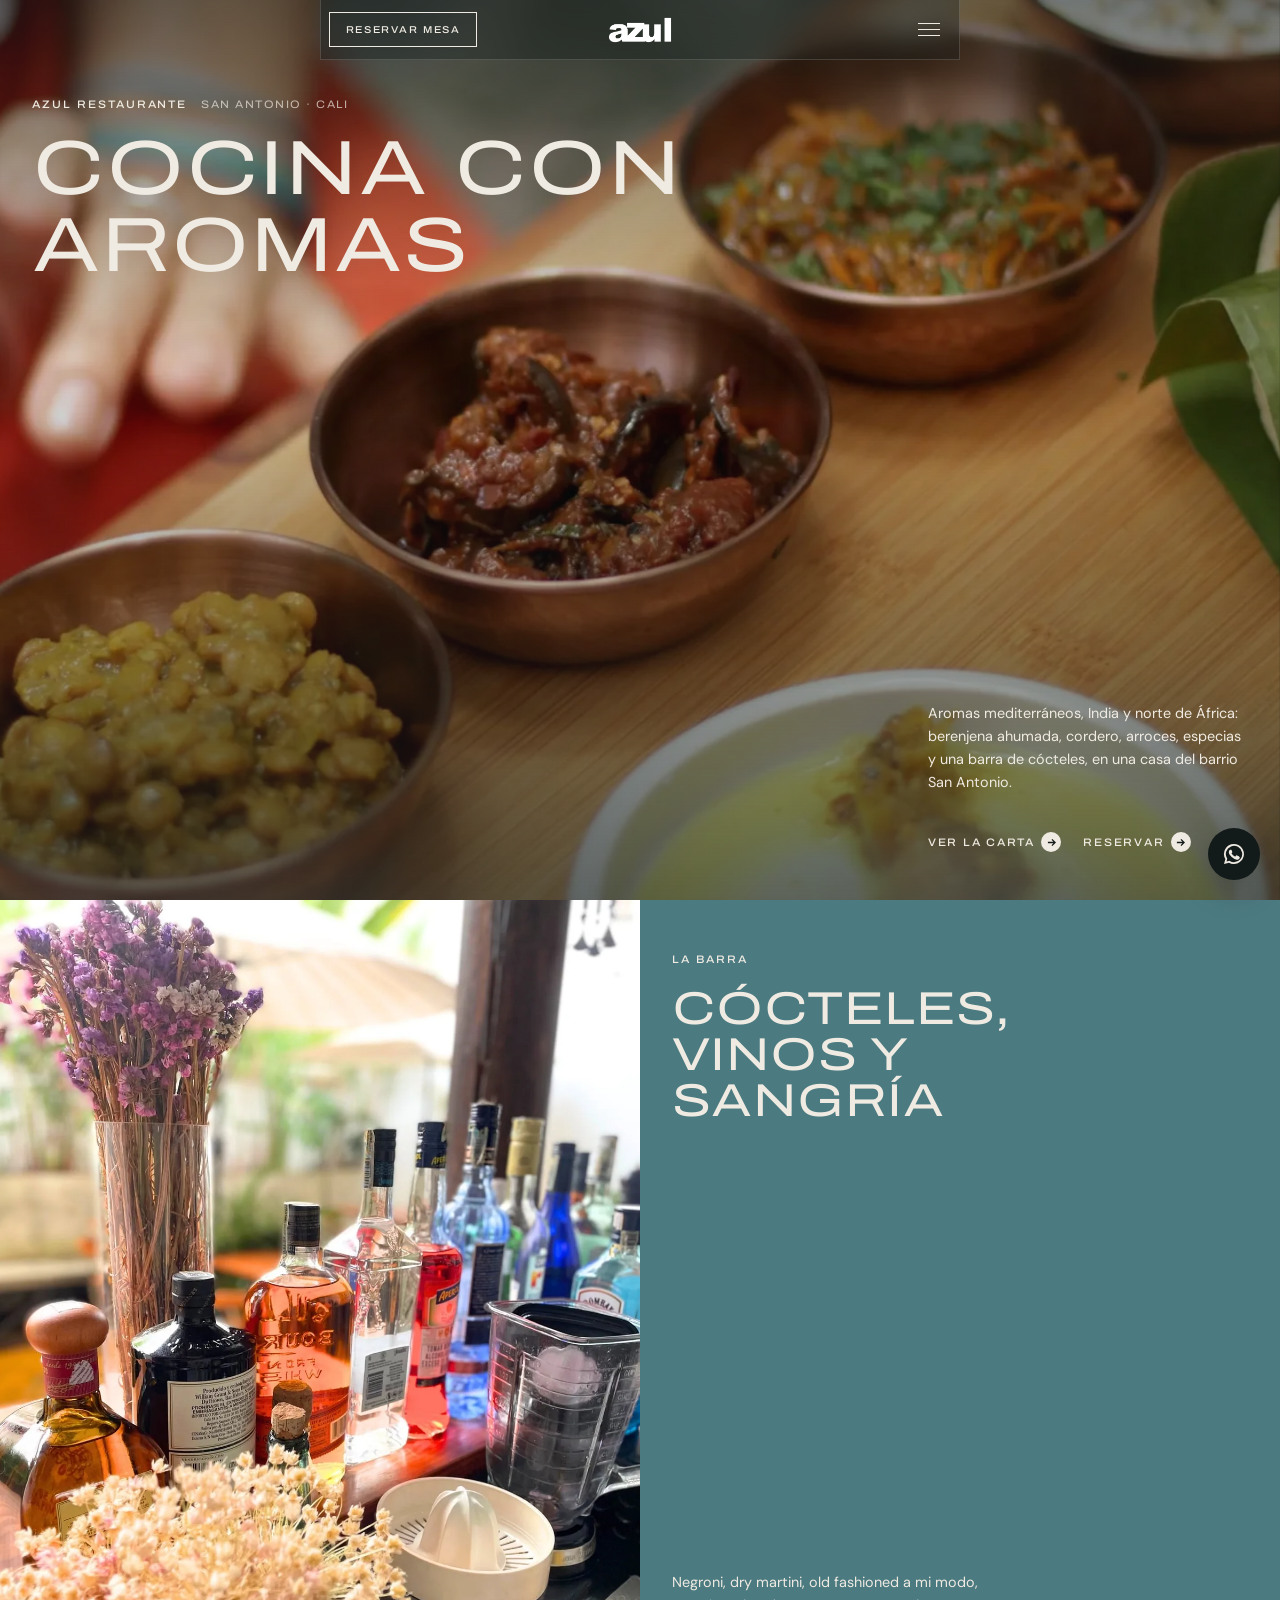
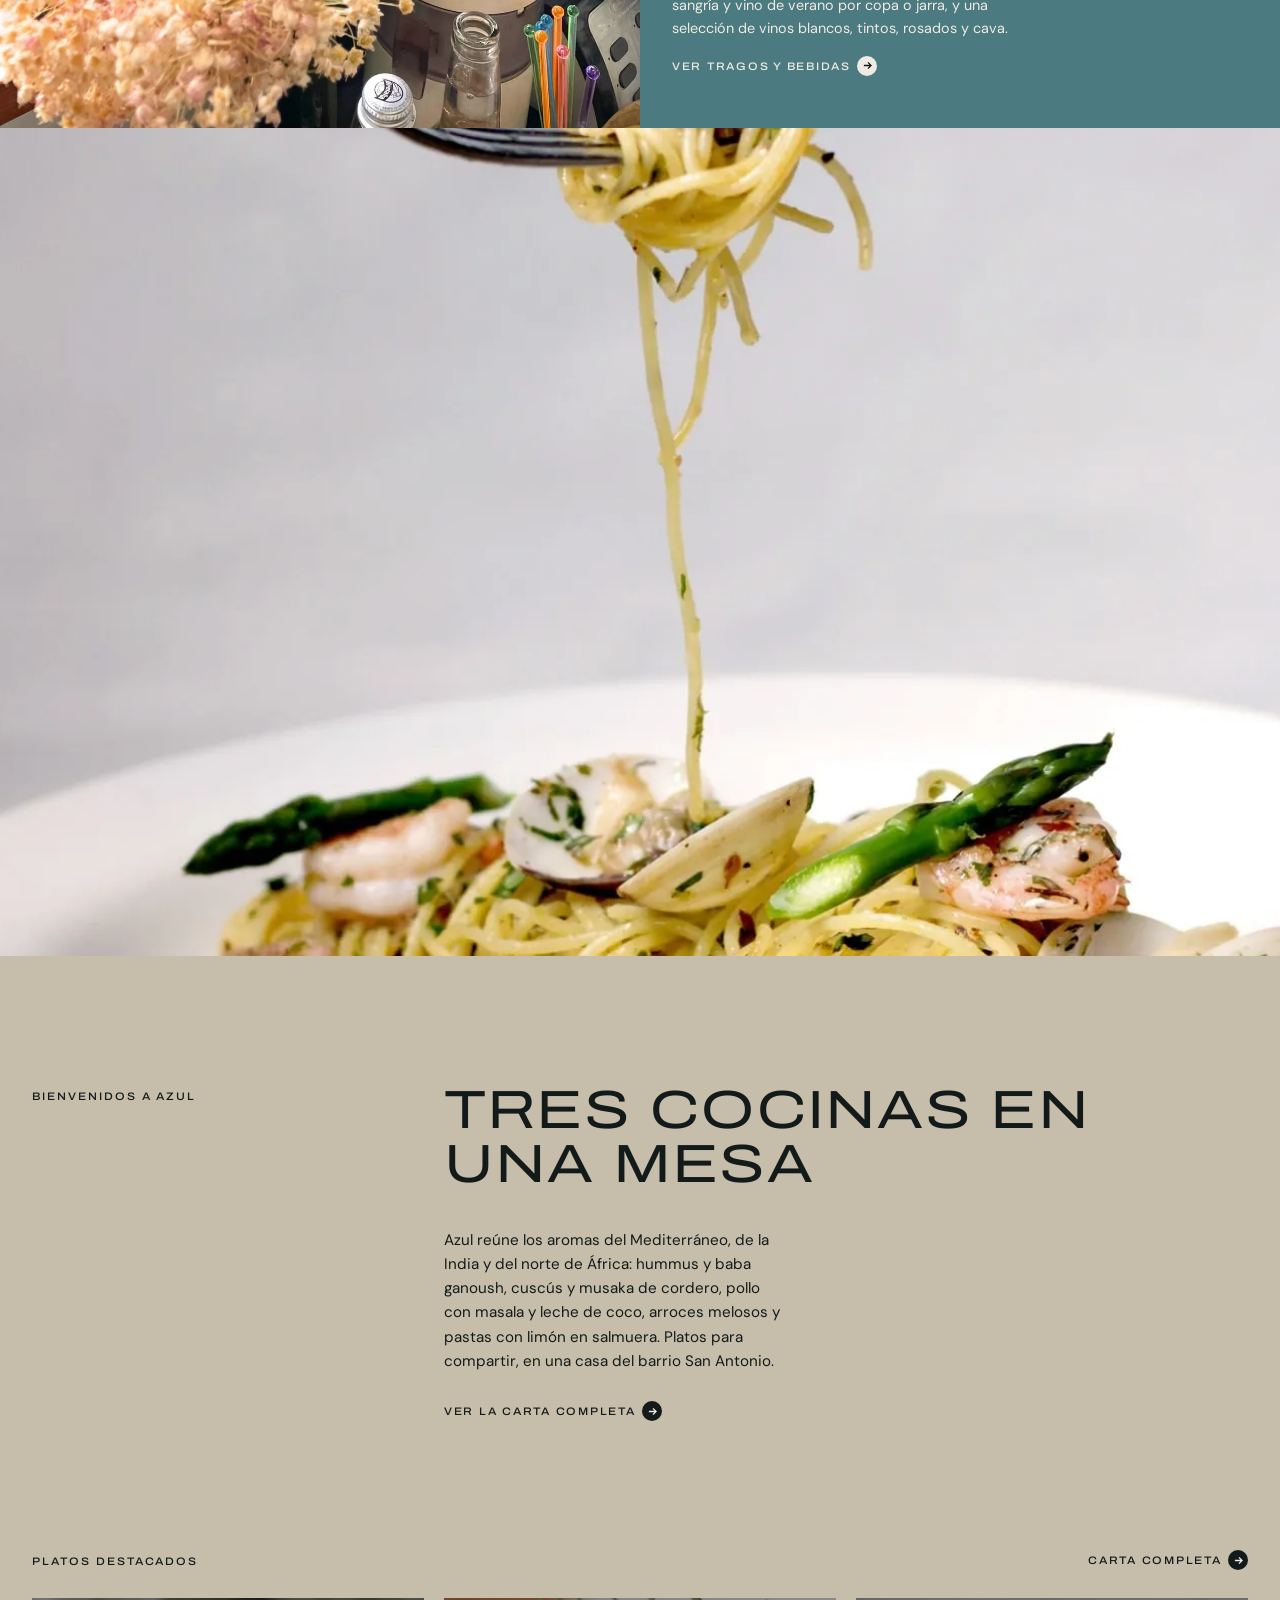
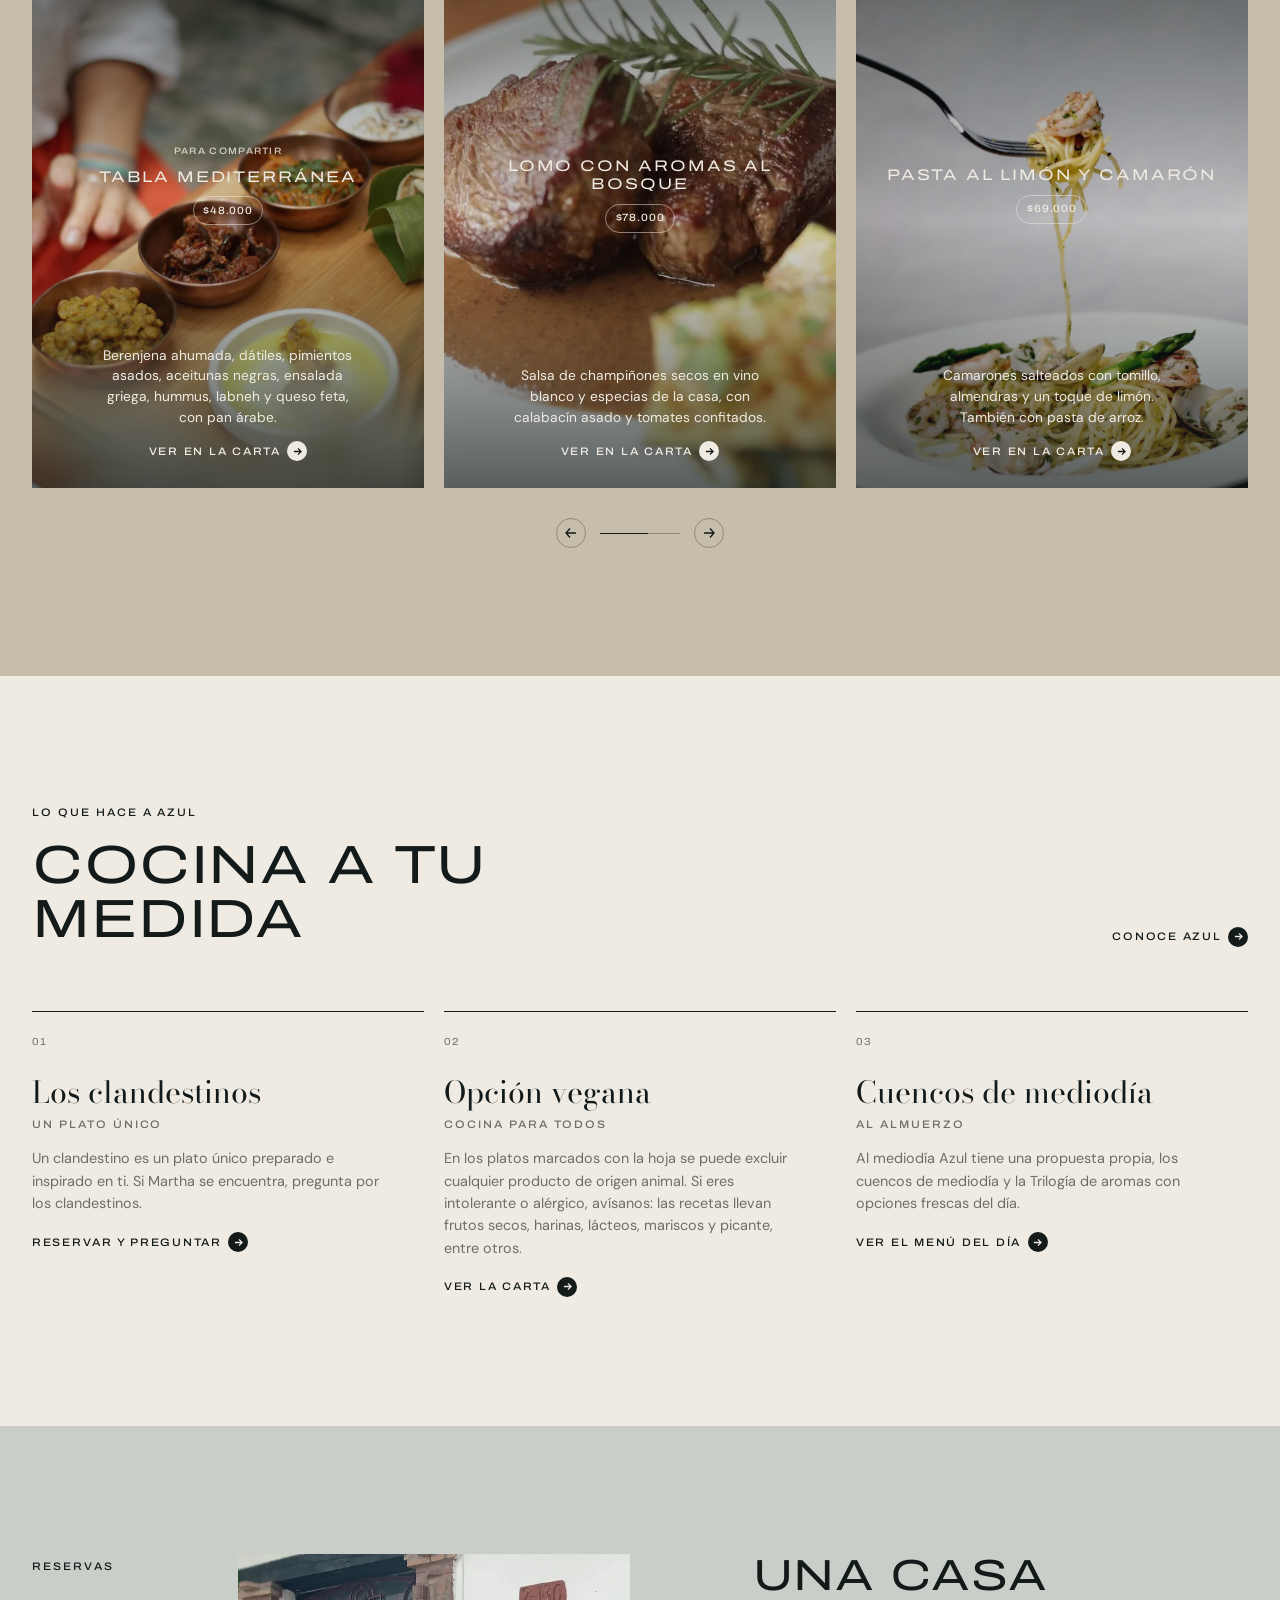
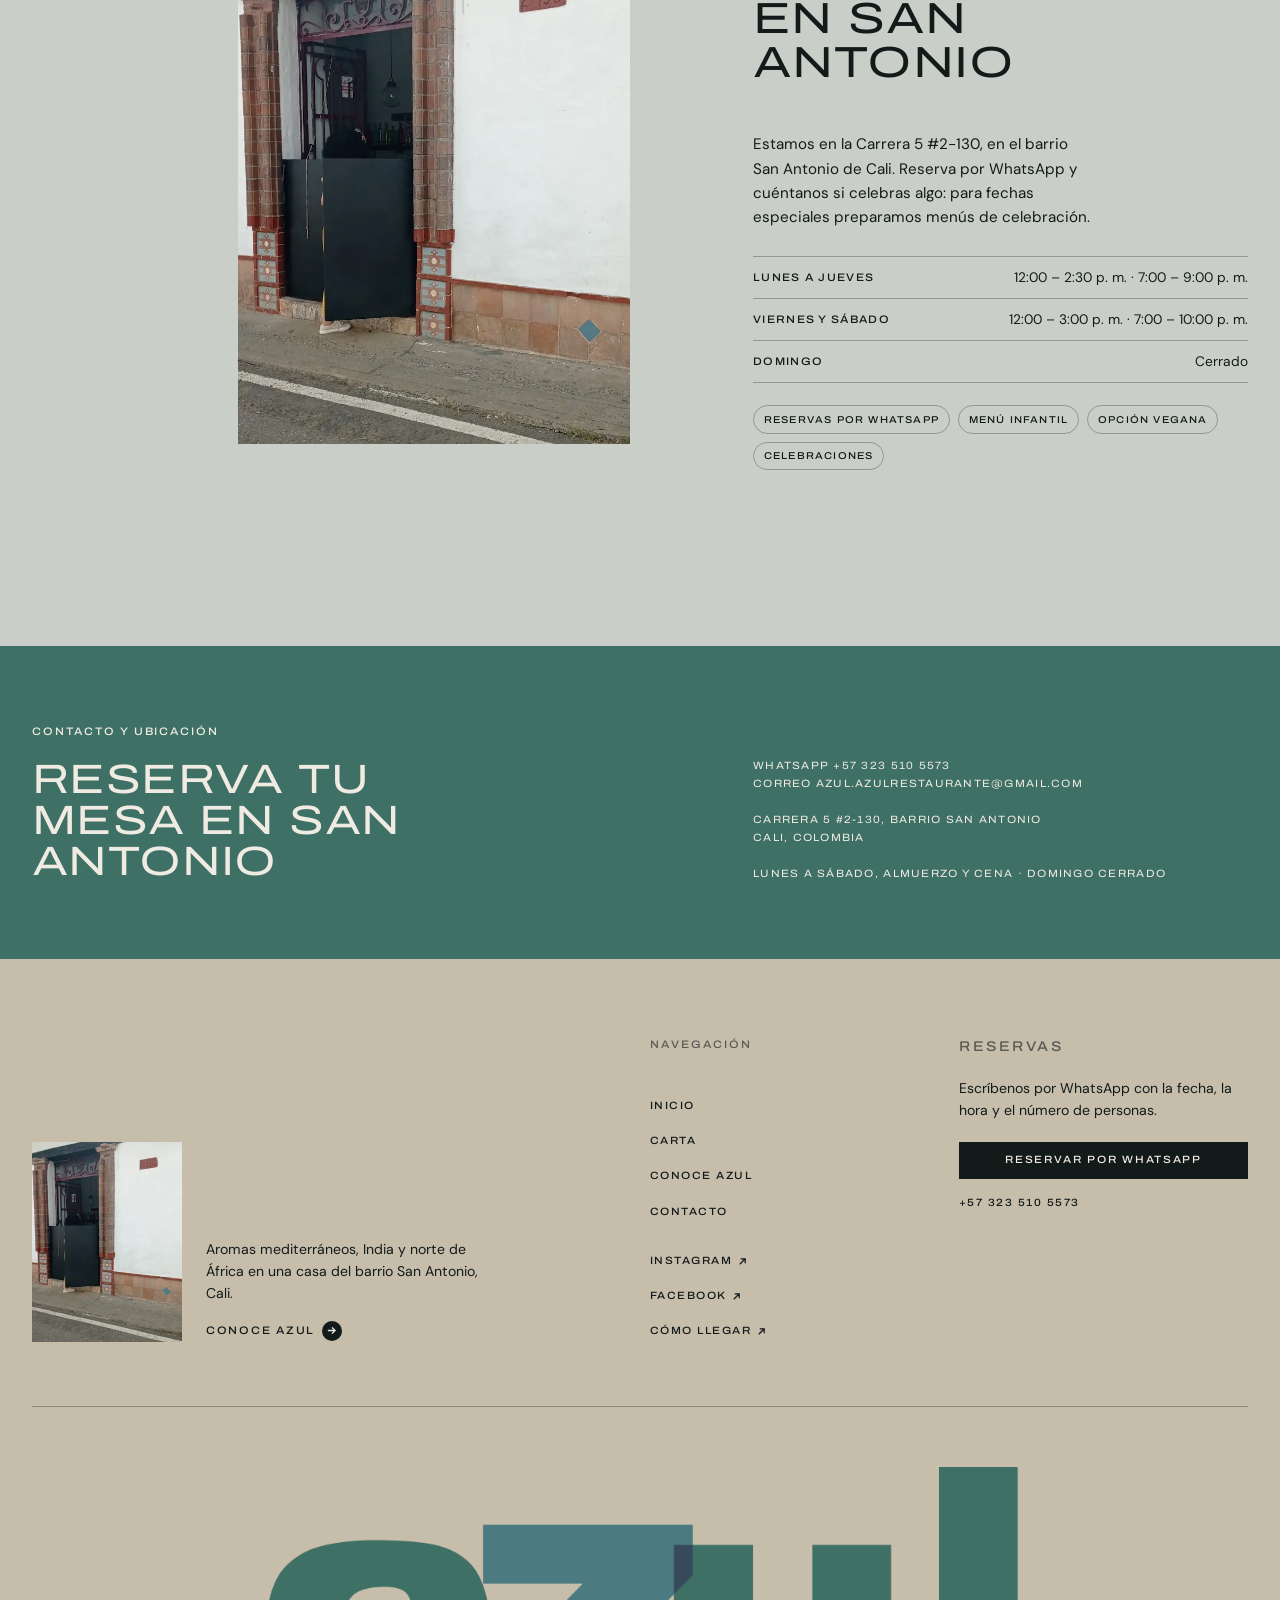
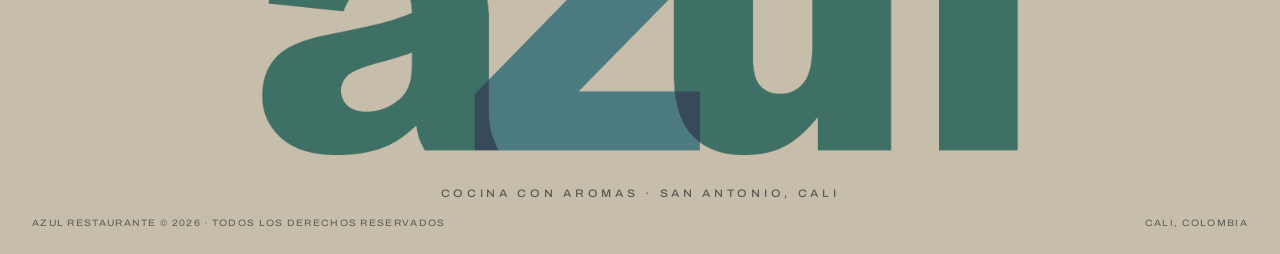
<file: index.html>
<!DOCTYPE html>
<html lang="es">
<head>
  <meta charset="UTF-8">
  <meta name="viewport" content="width=device-width, initial-scale=1, viewport-fit=cover">
  <title>Azul Restaurante · Aromas mediterráneos, India y norte de África · San Antonio, Cali</title>
  <meta name="description" content="Restaurante en el barrio San Antonio de Cali con aromas del Mediterráneo, la India y el norte de África: entradas para compartir, cordero, arroces, pastas, cócteles y vinos. Reservas por WhatsApp.">
  <meta name="theme-color" content="#121A1A">
  <link rel="icon" type="image/png" href="img/favicon.png">
  <link rel="apple-touch-icon" href="img/favicon.png">
  <link rel="preconnect" href="https://fonts.googleapis.com">
  <link rel="preconnect" href="https://fonts.gstatic.com" crossorigin>
  <link rel="preload" as="image" href="img/tabla-m.webp" type="image/webp" media="(max-width: 767px)">
  <link rel="preload" as="image" href="img/tabla.webp" type="image/webp" media="(min-width: 768px)">
  <link rel="preload" as="style" href="https://fonts.googleapis.com/css2?family=Archivo:wdth,wght@110,400;110,500;125,400;125,500&family=Bodoni+Moda:wght@400&family=DM+Sans:wght@300;400;500&display=swap">
  <link rel="stylesheet" href="https://fonts.googleapis.com/css2?family=Archivo:wdth,wght@110,400;110,500;125,400;125,500&family=Bodoni+Moda:wght@400&family=DM+Sans:wght@300;400;500&display=swap" media="print" onload="this.media='all'">
  <noscript><link rel="stylesheet" href="https://fonts.googleapis.com/css2?family=Archivo:wdth,wght@110,400;110,500;125,400;125,500&family=Bodoni+Moda:wght@400&family=DM+Sans:wght@300;400;500&display=swap"></noscript>
  <link rel="stylesheet" href="css/style.css">
  <meta property="og:title" content="Azul Restaurante · Aromas mediterráneos, India y norte de África · San Antonio, Cali">
  <meta property="og:description" content="Restaurante en el barrio San Antonio de Cali con aromas del Mediterráneo, la India y el norte de África: entradas para compartir, cordero, arroces, pastas, cócteles y vinos. Reservas por WhatsApp.">
  <meta property="og:image" content="img/og.jpg">
  <meta property="og:type" content="website">
</head>
<body class="page-inicio">
  <div class="preloader" aria-hidden="true"><p>Aromas mediterráneos, India<br>y norte de África. <em>Azul</em>,<br>en San Antonio.</p></div>
  <header class="header">
    <div class="header__bar">
      <a class="btn-outline header__cta" href="https://wa.me/573235105573?text=Hola%2C%20Azul.%20Quiero%20reservar%20una%20mesa." target="_blank" rel="noopener"><span class="full">Reservar mesa</span><span class="short">Reservar</span></a>
      <a class="header__logo" href="index.html" aria-label="Azul Restaurante, inicio">
        <img class="light" src="img/logo-blanco.png" alt="azul" width="1969" height="788">
        <img class="dark" src="img/logo-color.png" alt="" width="1969" height="788">
      </a>
      <button class="header__burger" aria-label="Abrir menú" aria-expanded="false" aria-controls="nav"><span></span></button>
    </div>
  </header>
  <div class="nav__scrim"></div>
  <nav class="nav" id="nav" aria-label="Principal">
    <div class="nav__panel">
      <div class="nav__links">
        <a href="index.html">Inicio</a>
        <a href="menu.html">Carta</a>
        <a href="conoce-azul.html">Conoce Azul</a>
        <a href="contacto.html">Contacto</a>
      </div>
      <div class="nav__ext">
        <a class="arrow-link ext" href="https://www.instagram.com/azulrestaurantecali/" target="_blank" rel="noopener">Instagram <span class="ic"><svg viewBox="0 0 10 10" fill="none" stroke-width="1.4"><path d="M2 8 8 2M3 2h5v5"/></svg></span></a>
        <a class="arrow-link ext" href="https://www.facebook.com/azulclandestino/" target="_blank" rel="noopener">Facebook <span class="ic"><svg viewBox="0 0 10 10" fill="none" stroke-width="1.4"><path d="M2 8 8 2M3 2h5v5"/></svg></span></a>
        <a class="arrow-link ext" href="https://wa.me/573235105573?text=Hola%2C%20Azul.%20Quiero%20reservar%20una%20mesa." target="_blank" rel="noopener">WhatsApp <span class="ic"><svg viewBox="0 0 10 10" fill="none" stroke-width="1.4"><path d="M2 8 8 2M3 2h5v5"/></svg></span></a>
      </div>
      <div class="nav__media">
        <picture>
          <source type="image/webp" srcset="img/barra-nav.webp">
          <img src="img/barra-nav.jpg" alt="La barra de Azul" loading="lazy" decoding="async">
        </picture>
        <div class="cap"><span class="label">Cocina con aromas</span><img src="img/logo-blanco.png" alt=""><span class="label">San Antonio · Cali</span></div>
      </div>
    </div>
  </nav>

  <main>
    <section class="hero">
      <div class="hero__media">
        <picture>
          <source type="image/webp" media="(max-width: 767px)" srcset="img/tabla-m.webp">
          <source type="image/webp" srcset="img/tabla.webp">
          <source media="(max-width: 767px)" srcset="img/tabla-m.jpg">
          <img src="img/tabla.jpg" alt="Cuencos de cobre con entradas para compartir en Azul" fetchpriority="high" decoding="async">
        </picture>
      </div>
      <p class="label hero__label reveal">Azul Restaurante <span class="sub">San Antonio · Cali</span></p>
      <h1 class="hero__title reveal reveal-d1">Cocina con aromas</h1>
      <div class="hero__foot reveal reveal-d2">
        <div>
          <p class="lede">Aromas mediterráneos, India y norte de África: berenjena ahumada, cordero, arroces, especias y una barra de cócteles, en una casa del barrio San Antonio.</p>
          <div class="hero__actions">
            <a class="arrow-link on-dark" href="menu.html">Ver la carta <span class="ic"><svg viewBox="0 0 10 10" fill="none" stroke-width="1.4"><path d="M1 5h8M5.5 1.5 9 5l-3.5 3.5"/></svg></span></a>
            <a class="arrow-link on-dark" href="https://wa.me/573235105573?text=Hola%2C%20Azul.%20Quiero%20reservar%20una%20mesa." target="_blank" rel="noopener">Reservar <span class="ic"><svg viewBox="0 0 10 10" fill="none" stroke-width="1.4"><path d="M1 5h8M5.5 1.5 9 5l-3.5 3.5"/></svg></span></a>
          </div>
        </div>
      </div>
    </section>

    <section class="split">
      <div class="split__media">
        <picture>
          <source type="image/webp" media="(max-width: 767px)" srcset="img/barra-m.webp">
          <source type="image/webp" srcset="img/barra.webp">
          <source media="(max-width: 767px)" srcset="img/barra-m.jpg">
          <img src="img/barra.jpg" alt="Botellas y flores secas en la barra de Azul" loading="lazy" decoding="async">
        </picture>
      </div>
      <div class="split__panel">
        <div>
          <p class="label reveal">La barra</p>
          <h2 class="reveal reveal-d1">Cócteles, vinos y sangría</h2>
        </div>
        <div class="split__foot reveal reveal-d2">
          <p class="lede">Negroni, dry martini, old fashioned a mi modo, sangría y vino de verano por copa o jarra, y una selección de vinos blancos, tintos, rosados y cava.</p>
          <a class="arrow-link on-dark" href="menu.html#cocteles">Ver tragos y bebidas <span class="ic"><svg viewBox="0 0 10 10" fill="none" stroke-width="1.4"><path d="M1 5h8M5.5 1.5 9 5l-3.5 3.5"/></svg></span></a>
        </div>
      </div>
    </section>

    <section class="full-image">
      <picture>
          <source type="image/webp" media="(max-width: 767px)" srcset="img/pasta-m.webp">
          <source type="image/webp" srcset="img/pasta.webp">
          <source media="(max-width: 767px)" srcset="img/pasta-m.jpg">
          <img src="img/pasta.jpg" alt="Pasta al limón y camarón de Azul" loading="lazy" decoding="async">
        </picture>
    </section>

    <section class="intro on-sand">
      <div class="grid">
        <p class="label intro__label reveal">Bienvenidos a Azul</p>
        <div class="intro__body">
          <h2 class="reveal">Tres cocinas en una mesa</h2>
          <p class="lede reveal reveal-d1">Azul reúne los aromas del Mediterráneo, de la India y del norte de África: hummus y baba ganoush, cuscús y musaka de cordero, pollo con masala y leche de coco, arroces melosos y pastas con limón en salmuera. Platos para compartir, en una casa del barrio San Antonio.</p>
          <a class="arrow-link on-light reveal reveal-d2" href="menu.html">Ver la carta completa <span class="ic"><svg viewBox="0 0 10 10" fill="none" stroke-width="1.4"><path d="M1 5h8M5.5 1.5 9 5l-3.5 3.5"/></svg></span></a>
        </div>
      </div>
    </section>

    <section class="cards on-sand">
      <div class="cards__head reveal">
        <p class="label">Platos destacados</p>
        <a class="arrow-link on-light" href="menu.html">Carta completa <span class="ic"><svg viewBox="0 0 10 10" fill="none" stroke-width="1.4"><path d="M1 5h8M5.5 1.5 9 5l-3.5 3.5"/></svg></span></a>
      </div>
      <div class="cards__track reveal reveal-d1">
        <article class="card">
          <picture>
            <source type="image/webp" srcset="img/card-tabla.webp">
            <img src="img/card-tabla.jpg" alt="Tabla mediterránea" loading="lazy" decoding="async">
          </picture>
          <div class="card__head"><span class="card__badge">Para compartir</span><h3 class="h3 card__title">Tabla mediterránea</h3><span class="card__price">$48.000</span></div>
          <div>
            <p class="card__text">Berenjena ahumada, dátiles, pimientos asados, aceitunas negras, ensalada griega, hummus, labneh y queso feta, con pan árabe.</p>
            <a class="arrow-link on-dark" href="menu.html#compartir">Ver en la carta <span class="ic"><svg viewBox="0 0 10 10" fill="none" stroke-width="1.4"><path d="M1 5h8M5.5 1.5 9 5l-3.5 3.5"/></svg></span></a>
          </div>
        </article>
        <article class="card">
          <picture>
            <source type="image/webp" srcset="img/card-lomo.webp">
            <img src="img/card-lomo.jpg" alt="Lomo con aromas al bosque" loading="lazy" decoding="async">
          </picture>
          <div class="card__head"><h3 class="h3 card__title">Lomo con aromas al bosque</h3><span class="card__price">$78.000</span></div>
          <div>
            <p class="card__text">Salsa de champiñones secos en vino blanco y especias de la casa, con calabacín asado y tomates confitados.</p>
            <a class="arrow-link on-dark" href="menu.html#carnes-rojas">Ver en la carta <span class="ic"><svg viewBox="0 0 10 10" fill="none" stroke-width="1.4"><path d="M1 5h8M5.5 1.5 9 5l-3.5 3.5"/></svg></span></a>
          </div>
        </article>
        <article class="card">
          <picture>
            <source type="image/webp" srcset="img/card-pasta.webp">
            <img src="img/card-pasta.jpg" alt="Pasta al limón y camarón" loading="lazy" decoding="async">
          </picture>
          <div class="card__head"><h3 class="h3 card__title">Pasta al limón y camarón</h3><span class="card__price">$69.000</span></div>
          <div>
            <p class="card__text">Camarones salteados con tomillo, almendras y un toque de limón. También con pasta de arroz.</p>
            <a class="arrow-link on-dark" href="menu.html#pastas">Ver en la carta <span class="ic"><svg viewBox="0 0 10 10" fill="none" stroke-width="1.4"><path d="M1 5h8M5.5 1.5 9 5l-3.5 3.5"/></svg></span></a>
          </div>
        </article>
        <article class="card">
          <picture>
            <source type="image/webp" srcset="img/card-sangria.webp">
            <img src="img/card-sangria.jpg" alt="Sangría" loading="lazy" decoding="async">
          </picture>
          <div class="card__head"><span class="card__badge">La barra</span><h3 class="h3 card__title">Sangría</h3><span class="card__price">$45.000 la copa</span></div>
          <div>
            <p class="card__text">De vino tinto o blanco, por copa o en jarra para toda la mesa.</p>
            <a class="arrow-link on-dark" href="menu.html#vinos">Ver en la carta <span class="ic"><svg viewBox="0 0 10 10" fill="none" stroke-width="1.4"><path d="M1 5h8M5.5 1.5 9 5l-3.5 3.5"/></svg></span></a>
          </div>
        </article>
        <article class="card">
          <picture>
            <source type="image/webp" srcset="img/card-rollo.webp">
            <img src="img/card-rollo.jpg" alt="Rollo de frutos secos" loading="lazy" decoding="async">
          </picture>
          <div class="card__head"><span class="card__badge">Postre</span><h3 class="h3 card__title">Rollo de frutos secos</h3><span class="card__price">$32.000</span></div>
          <div>
            <p class="card__text">Con yogur aromatizado. Uno de los cuatro postres de la carta, junto al mousse de limón y la tierra de chocolate.</p>
            <a class="arrow-link on-dark" href="menu.html#postres">Ver en la carta <span class="ic"><svg viewBox="0 0 10 10" fill="none" stroke-width="1.4"><path d="M1 5h8M5.5 1.5 9 5l-3.5 3.5"/></svg></span></a>
          </div>
        </article>
      </div>
      <div class="cards__nav">
        <button data-prev aria-label="Anterior"><svg viewBox="0 0 12 12" fill="none" stroke="currentColor" stroke-width="1.3"><path d="M11 6H1M5 1.5 1 6l4 4.5"/></svg></button>
        <div class="cards__bar"><i></i></div>
        <button data-next aria-label="Siguiente"><svg viewBox="0 0 12 12" fill="none" stroke="currentColor" stroke-width="1.3"><path d="M1 6h10M7 1.5 11 6l-4 4.5"/></svg></button>
      </div>
    </section>

    <section class="exp on-cream">
      <div class="exp__head reveal">
        <div>
          <p class="label">Lo que hace a Azul</p>
          <h2>Cocina a tu medida</h2>
        </div>
        <a class="arrow-link on-light" href="conoce-azul.html">Conoce Azul <span class="ic"><svg viewBox="0 0 10 10" fill="none" stroke-width="1.4"><path d="M1 5h8M5.5 1.5 9 5l-3.5 3.5"/></svg></span></a>
      </div>
      <div class="exp__grid">
        <article class="exp-item exp-item--text reveal">
          <span class="exp-item__num">01</span>
          <div class="exp-item__body">
            <h3 class="exp-item__title">Los clandestinos</h3>
            <span class="label exp-item__sub">Un plato único</span>
            <p class="exp-item__text">Un clandestino es un plato único preparado e inspirado en ti. Si Martha se encuentra, pregunta por los clandestinos.</p>
            <a class="arrow-link on-light" href="https://wa.me/573235105573?text=Hola%2C%20Azul.%20Quiero%20reservar%20y%20preguntar%20por%20los%20clandestinos." target="_blank" rel="noopener">Reservar y preguntar <span class="ic"><svg viewBox="0 0 10 10" fill="none" stroke-width="1.4"><path d="M1 5h8M5.5 1.5 9 5l-3.5 3.5"/></svg></span></a>
          </div>
        </article>
        <article class="exp-item exp-item--text reveal reveal-d1">
          <span class="exp-item__num">02</span>
          <div class="exp-item__body">
            <h3 class="exp-item__title">Opción vegana</h3>
            <span class="label exp-item__sub">Cocina para todos</span>
            <p class="exp-item__text">En los platos marcados con la hoja se puede excluir cualquier producto de origen animal. Si eres intolerante o alérgico, avísanos: las recetas llevan frutos secos, harinas, lácteos, mariscos y picante, entre otros.</p>
            <a class="arrow-link on-light" href="menu.html">Ver la carta <span class="ic"><svg viewBox="0 0 10 10" fill="none" stroke-width="1.4"><path d="M1 5h8M5.5 1.5 9 5l-3.5 3.5"/></svg></span></a>
          </div>
        </article>
        <article class="exp-item exp-item--text reveal reveal-d2">
          <span class="exp-item__num">03</span>
          <div class="exp-item__body">
            <h3 class="exp-item__title">Cuencos de mediodía</h3>
            <span class="label exp-item__sub">Al almuerzo</span>
            <p class="exp-item__text">Al mediodía Azul tiene una propuesta propia, los cuencos de mediodía y la Trilogía de aromas con opciones frescas del día.</p>
            <a class="arrow-link on-light" href="menu.html#menu-del-dia">Ver el menú del día <span class="ic"><svg viewBox="0 0 10 10" fill="none" stroke-width="1.4"><path d="M1 5h8M5.5 1.5 9 5l-3.5 3.5"/></svg></span></a>
          </div>
        </article>
      </div>
    </section>

    <section class="about on-mist">
      <div class="grid">
        <p class="label about__label reveal">Reservas</p>
        <div class="about__media reveal reveal-d1">
          <picture>
          <source type="image/webp" srcset="img/fachada.webp">
          <img src="img/fachada.jpg" alt="Puerta de Azul en la Carrera 5 #2-130, San Antonio" loading="lazy" decoding="async">
        </picture>
        </div>
        <div class="about__body">
          <h2 class="reveal">Una casa en San Antonio</h2>
          <p class="lede reveal reveal-d1">Estamos en la Carrera 5 #2-130, en el barrio San Antonio de Cali. Reserva por WhatsApp y cuéntanos si celebras algo: para fechas especiales preparamos menús de celebración.</p>
          <div class="reveal reveal-d2"><ul class="hours-list"><li><span>Lunes a jueves</span><span>12:00 – 2:30 p. m. · 7:00 – 9:00 p. m.</span></li><li><span>Viernes y sábado</span><span>12:00 – 3:00 p. m. · 7:00 – 10:00 p. m.</span></li><li><span>Domingo</span><span>Cerrado</span></li></ul></div>
          <ul class="pill-list reveal reveal-d2">
            <li>Reservas por WhatsApp</li><li>Menú infantil</li><li>Opción vegana</li><li>Celebraciones</li>
          </ul>
          <a class="arrow-link on-light reveal reveal-d2" href="https://wa.me/573235105573?text=Hola%2C%20Azul.%20Quiero%20reservar%20una%20mesa." target="_blank" rel="noopener">Reservar por WhatsApp <span class="ic"><svg viewBox="0 0 10 10" fill="none" stroke-width="1.4"><path d="M1 5h8M5.5 1.5 9 5l-3.5 3.5"/></svg></span></a>
        </div>
      </div>
    </section>
  </main>
  <section class="contact-band">
    <div class="grid">
      <div class="contact-band__title reveal">
        <p class="label">Contacto y ubicación</p>
        <h2>Reserva tu mesa en San Antonio</h2>
      </div>
      <div class="contact-band__info reveal reveal-d1">
        <p>WhatsApp <a href="https://wa.me/573235105573?text=Hola%2C%20Azul.%20Quiero%20reservar%20una%20mesa." target="_blank" rel="noopener">+57 323 510 5573</a><br>Correo <a href="mailto:azul.azulrestaurante@gmail.com">azul.azulrestaurante@gmail.com</a></p>
        <p><a href="https://maps.app.goo.gl/DkUhVbc9DqKPwAG36" target="_blank" rel="noopener">Carrera 5 #2-130, barrio San Antonio<br>Cali, Colombia</a></p>
        <p>Lunes a sábado, almuerzo y cena · Domingo cerrado</p>
      </div>
    </div>
  </section>

  <footer class="footer">
    <div class="footer__top">
      <div class="footer__brand reveal">
        <picture>
          <source type="image/webp" srcset="img/fachada-thumb.webp">
          <img src="img/fachada-thumb.jpg" alt="Fachada de Azul en el barrio San Antonio" loading="lazy" decoding="async" width="150" height="200">
        </picture>
        <div>
          <p>Aromas mediterráneos, India y norte de África en una casa del barrio San Antonio, Cali.</p>
          <a class="arrow-link on-light" href="conoce-azul.html">Conoce Azul <span class="ic"><svg viewBox="0 0 10 10" fill="none" stroke-width="1.4"><path d="M1 5h8M5.5 1.5 9 5l-3.5 3.5"/></svg></span></a>
        </div>
      </div>
      <div class="footer__nav reveal reveal-d1">
        <p class="label footer__col-title">Navegación</p>
        <ul>
          <li><a href="index.html">Inicio</a></li>
          <li><a href="menu.html">Carta</a></li>
          <li><a href="conoce-azul.html">Conoce Azul</a></li>
          <li><a href="contacto.html">Contacto</a></li>
        </ul>
        <ul>
          <li><a href="https://www.instagram.com/azulrestaurantecali/" target="_blank" rel="noopener">Instagram <svg viewBox="0 0 10 10" fill="none" stroke="currentColor" stroke-width="1.4"><path d="M2 8 8 2M3 2h5v5"/></svg></a></li>
          <li><a href="https://www.facebook.com/azulclandestino/" target="_blank" rel="noopener">Facebook <svg viewBox="0 0 10 10" fill="none" stroke="currentColor" stroke-width="1.4"><path d="M2 8 8 2M3 2h5v5"/></svg></a></li>
          <li><a href="https://maps.app.goo.gl/DkUhVbc9DqKPwAG36" target="_blank" rel="noopener">Cómo llegar <svg viewBox="0 0 10 10" fill="none" stroke="currentColor" stroke-width="1.4"><path d="M2 8 8 2M3 2h5v5"/></svg></a></li>
        </ul>
      </div>
      <div class="footer__order reveal reveal-d2">
        <p class="label footer__col-title">Reservas</p>
        <p>Escríbenos por WhatsApp con la fecha, la hora y el número de personas.</p>
        <a class="btn-solid" href="https://wa.me/573235105573?text=Hola%2C%20Azul.%20Quiero%20reservar%20una%20mesa." target="_blank" rel="noopener">Reservar por WhatsApp</a>
        <a class="tel" href="tel:+573235105573">+57 323 510 5573</a>
      </div>
    </div>
    <div class="footer__wordmark" aria-hidden="true">
      <img src="img/logo-color.png" alt="" loading="lazy" decoding="async" width="1969" height="788">
      <span class="label">Cocina con aromas · San Antonio, Cali</span>
    </div>
    <div class="footer__legal">
      <span>Azul Restaurante © 2026 · Todos los derechos reservados</span>
      <span>Cali, Colombia</span>
    </div>
  </footer>
  <a class="wa-float" href="https://wa.me/573235105573?text=Hola%2C%20Azul.%20Quiero%20reservar%20una%20mesa." target="_blank" rel="noopener" aria-label="Escríbenos por WhatsApp"><svg viewBox="0 0 24 24" fill="currentColor"><path d="M12 2a10 10 0 0 0-8.6 15.1L2 22l5-1.3A10 10 0 1 0 12 2zm0 18.2a8.2 8.2 0 0 1-4.2-1.2l-.3-.2-3 .8.8-2.9-.2-.3A8.2 8.2 0 1 1 12 20.2zm4.5-6.1c-.2-.1-1.5-.7-1.7-.8s-.4-.1-.6.1-.6.8-.8 1-.3.2-.5.1a6.7 6.7 0 0 1-3.3-2.9c-.3-.4.2-.4.7-1.3.1-.2 0-.3 0-.4l-.8-1.8c-.2-.5-.4-.4-.6-.4h-.5a1 1 0 0 0-.7.3 3 3 0 0 0-.9 2.2 5.2 5.2 0 0 0 1.1 2.8 12 12 0 0 0 4.6 4c1.7.7 2.4.8 3.2.7a2.8 2.8 0 0 0 1.8-1.3 2.2 2.2 0 0 0 .2-1.3c-.1-.1-.3-.2-.5-.3z"/></svg></a>
  <script src="js/main.js" defer></script>
</body>
</html>
</file>
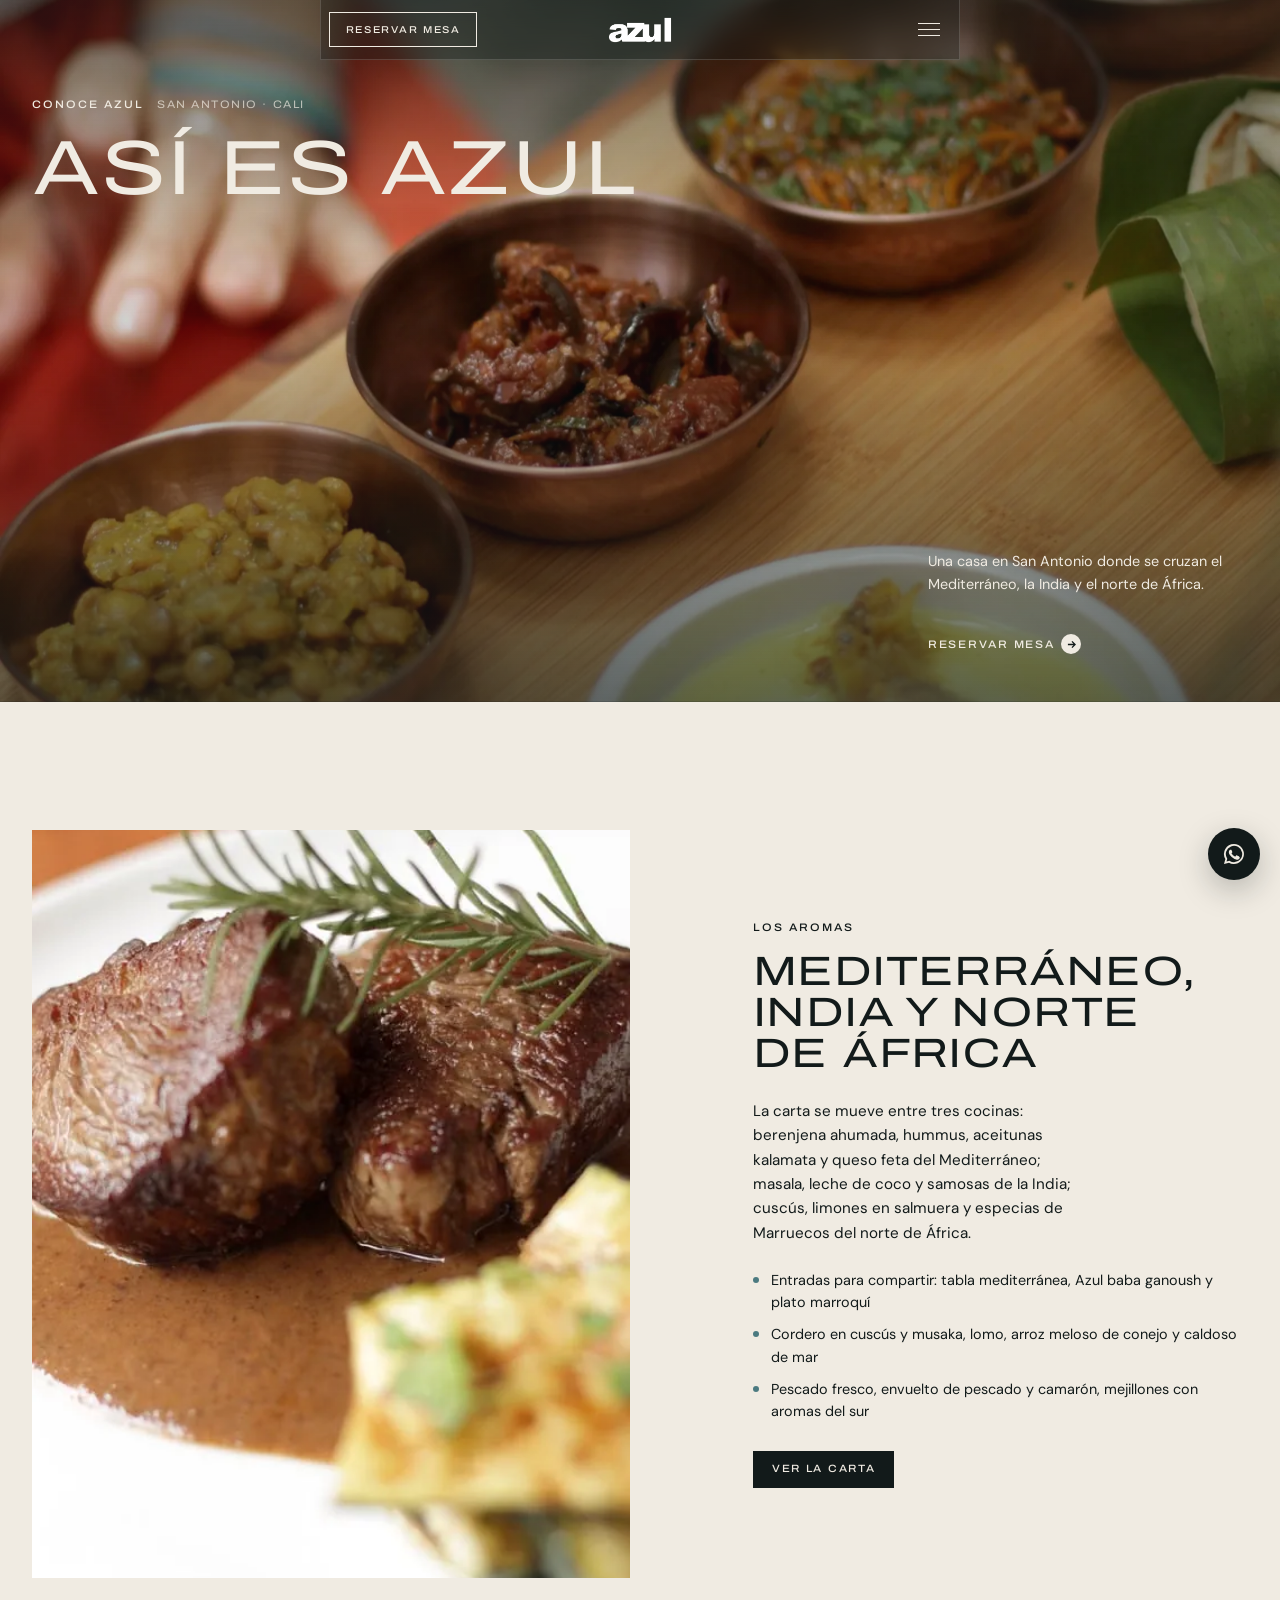
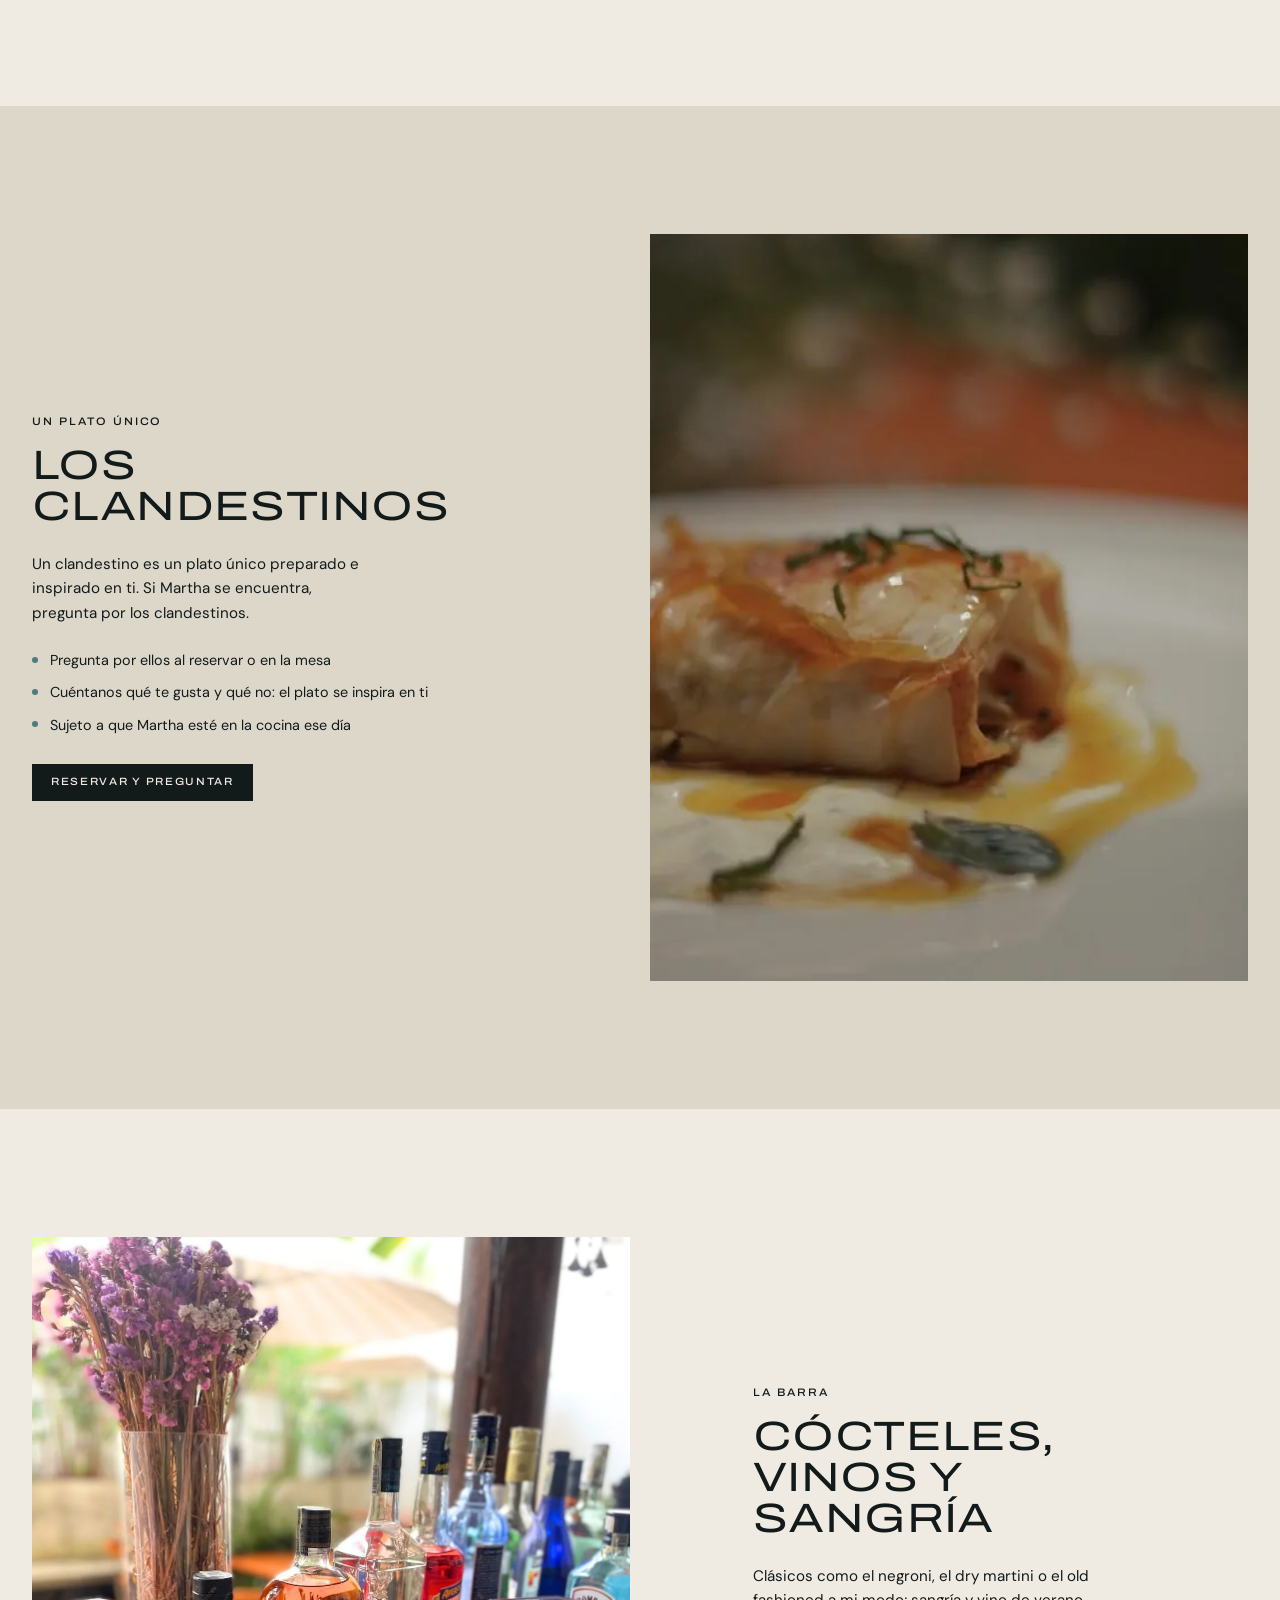
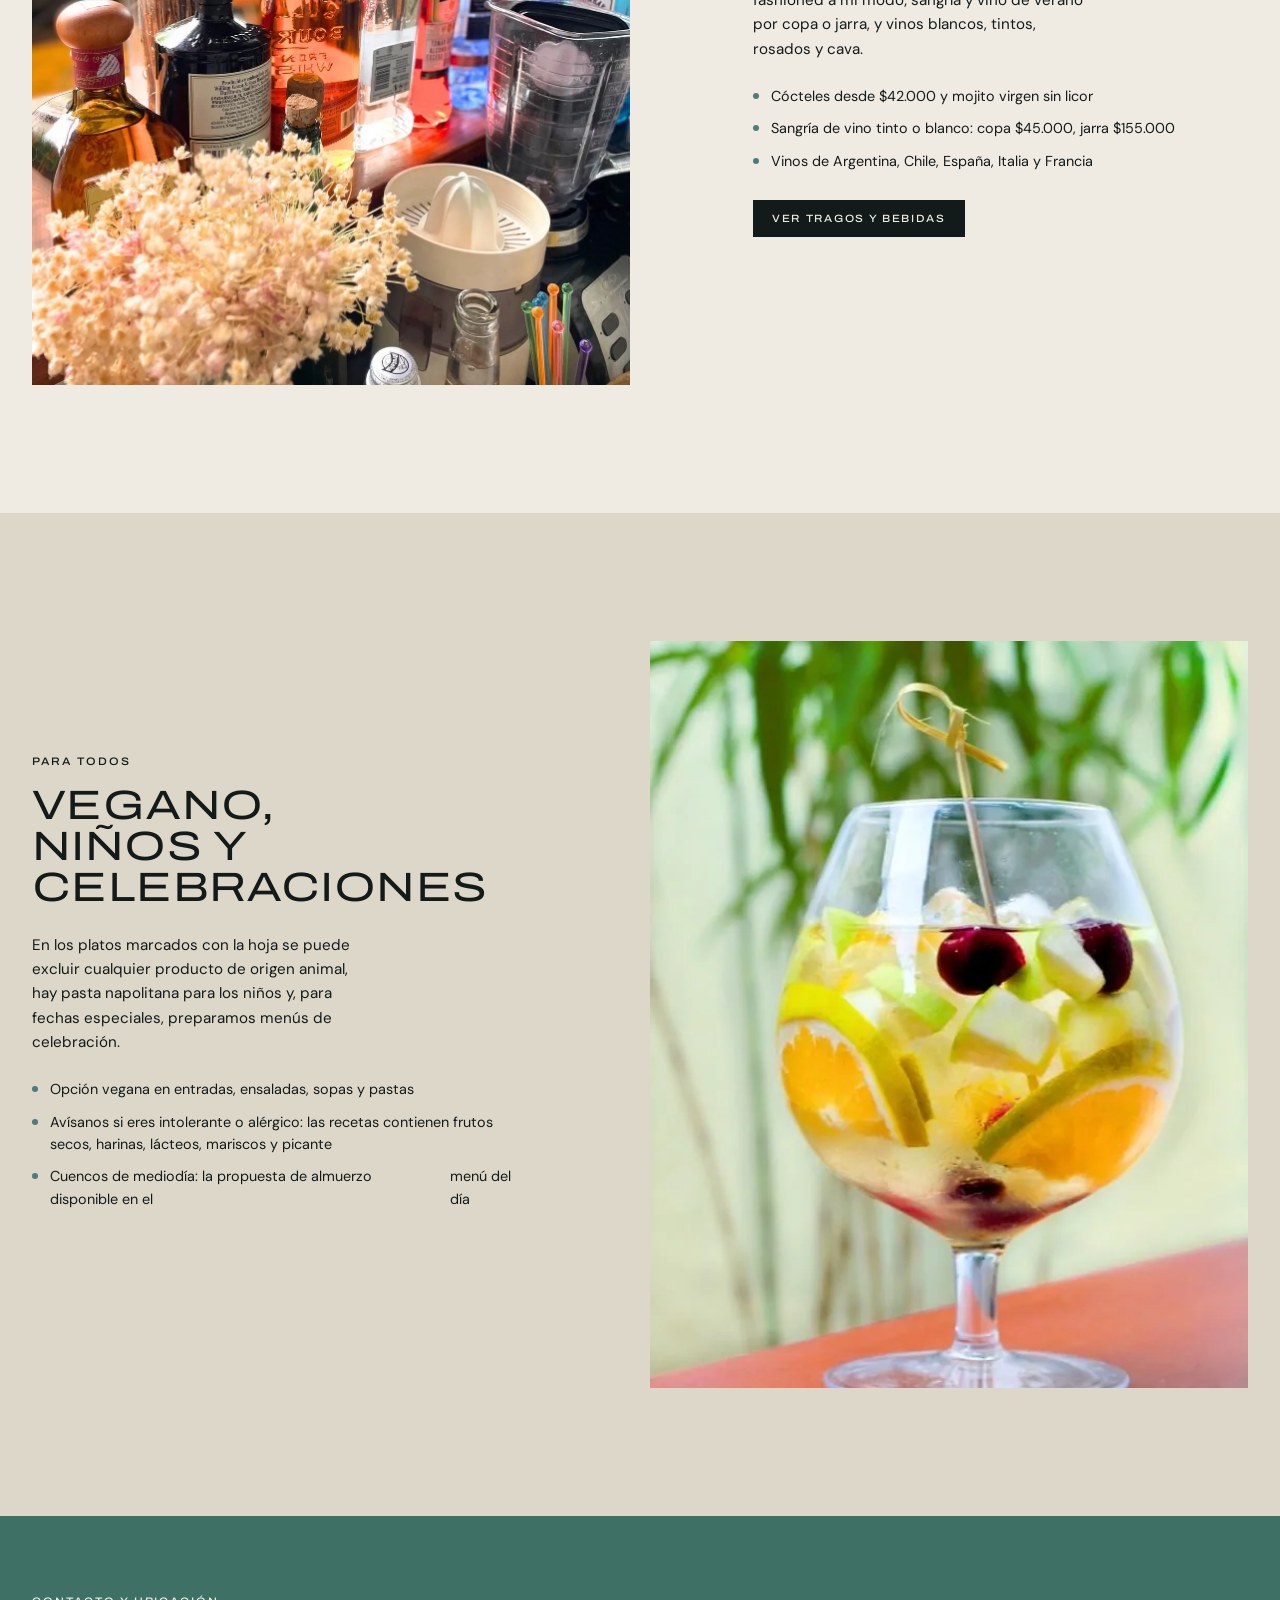
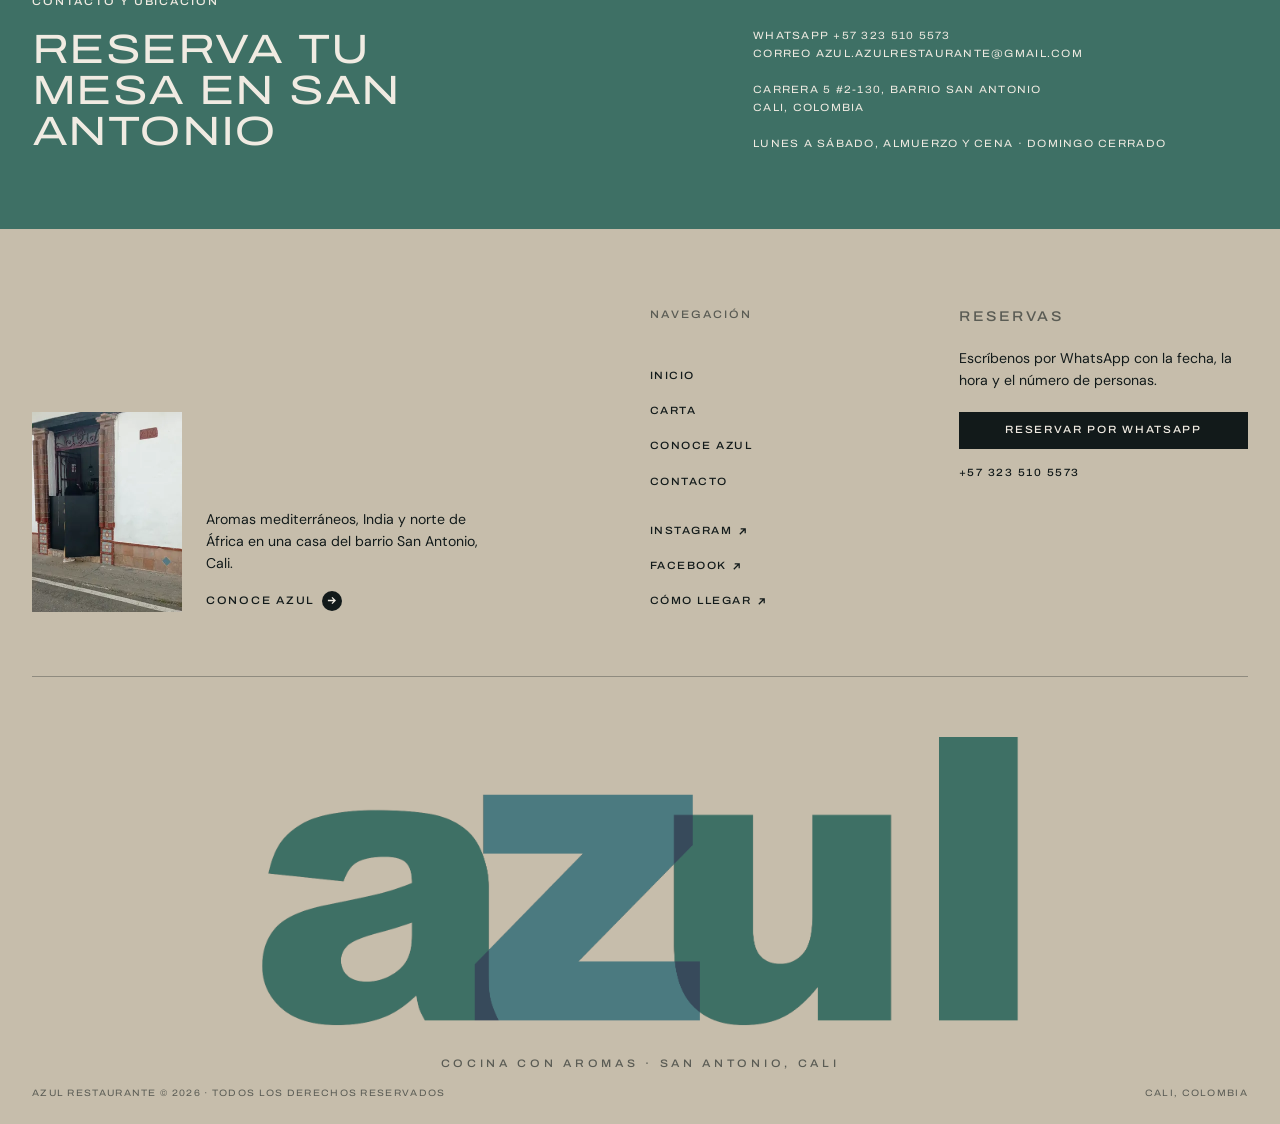
<file: conoce-azul.html>
<!DOCTYPE html>
<html lang="es">
<head>
  <meta charset="UTF-8">
  <meta name="viewport" content="width=device-width, initial-scale=1, viewport-fit=cover">
  <title>Conoce Azul · Aromas, clandestinos y la barra · Azul Restaurante, Cali</title>
  <meta name="description" content="Azul es un restaurante del barrio San Antonio, Cali, con aromas del Mediterráneo, la India y el norte de África. Conoce los clandestinos, la opción vegana, la barra de cócteles y vinos y los cuencos de mediodía.">
  <meta name="theme-color" content="#121A1A">
  <link rel="icon" type="image/png" href="img/favicon.png">
  <link rel="apple-touch-icon" href="img/favicon.png">
  <link rel="preconnect" href="https://fonts.googleapis.com">
  <link rel="preconnect" href="https://fonts.gstatic.com" crossorigin>
  <link rel="preload" as="image" href="img/tabla-m.webp" type="image/webp" media="(max-width: 767px)">
  <link rel="preload" as="image" href="img/tabla.webp" type="image/webp" media="(min-width: 768px)">
  <link rel="preload" as="style" href="https://fonts.googleapis.com/css2?family=Archivo:wdth,wght@110,400;110,500;125,400;125,500&family=Bodoni+Moda:wght@400&family=DM+Sans:wght@300;400;500&display=swap">
  <link rel="stylesheet" href="https://fonts.googleapis.com/css2?family=Archivo:wdth,wght@110,400;110,500;125,400;125,500&family=Bodoni+Moda:wght@400&family=DM+Sans:wght@300;400;500&display=swap" media="print" onload="this.media='all'">
  <noscript><link rel="stylesheet" href="https://fonts.googleapis.com/css2?family=Archivo:wdth,wght@110,400;110,500;125,400;125,500&family=Bodoni+Moda:wght@400&family=DM+Sans:wght@300;400;500&display=swap"></noscript>
  <link rel="stylesheet" href="css/style.css">
  <meta property="og:title" content="Conoce Azul · Aromas, clandestinos y la barra · Azul Restaurante, Cali">
  <meta property="og:description" content="Azul es un restaurante del barrio San Antonio, Cali, con aromas del Mediterráneo, la India y el norte de África. Conoce los clandestinos, la opción vegana, la barra de cócteles y vinos y los cuencos de mediodía.">
  <meta property="og:image" content="img/og.jpg">
  <meta property="og:type" content="website">
</head>
<body class="page-conoce">
  <header class="header">
    <div class="header__bar">
      <a class="btn-outline header__cta" href="https://wa.me/573235105573?text=Hola%2C%20Azul.%20Quiero%20reservar%20una%20mesa." target="_blank" rel="noopener"><span class="full">Reservar mesa</span><span class="short">Reservar</span></a>
      <a class="header__logo" href="index.html" aria-label="Azul Restaurante, inicio">
        <img class="light" src="img/logo-blanco.png" alt="azul" width="1969" height="788">
        <img class="dark" src="img/logo-color.png" alt="" width="1969" height="788">
      </a>
      <button class="header__burger" aria-label="Abrir menú" aria-expanded="false" aria-controls="nav"><span></span></button>
    </div>
  </header>
  <div class="nav__scrim"></div>
  <nav class="nav" id="nav" aria-label="Principal">
    <div class="nav__panel">
      <div class="nav__links">
        <a href="index.html">Inicio</a>
        <a href="menu.html">Carta</a>
        <a href="conoce-azul.html">Conoce Azul</a>
        <a href="contacto.html">Contacto</a>
      </div>
      <div class="nav__ext">
        <a class="arrow-link ext" href="https://www.instagram.com/azulrestaurantecali/" target="_blank" rel="noopener">Instagram <span class="ic"><svg viewBox="0 0 10 10" fill="none" stroke-width="1.4"><path d="M2 8 8 2M3 2h5v5"/></svg></span></a>
        <a class="arrow-link ext" href="https://www.facebook.com/azulclandestino/" target="_blank" rel="noopener">Facebook <span class="ic"><svg viewBox="0 0 10 10" fill="none" stroke-width="1.4"><path d="M2 8 8 2M3 2h5v5"/></svg></span></a>
        <a class="arrow-link ext" href="https://wa.me/573235105573?text=Hola%2C%20Azul.%20Quiero%20reservar%20una%20mesa." target="_blank" rel="noopener">WhatsApp <span class="ic"><svg viewBox="0 0 10 10" fill="none" stroke-width="1.4"><path d="M2 8 8 2M3 2h5v5"/></svg></span></a>
      </div>
      <div class="nav__media">
        <picture>
          <source type="image/webp" srcset="img/barra-nav.webp">
          <img src="img/barra-nav.jpg" alt="La barra de Azul" loading="lazy" decoding="async">
        </picture>
        <div class="cap"><span class="label">Cocina con aromas</span><img src="img/logo-blanco.png" alt=""><span class="label">San Antonio · Cali</span></div>
      </div>
    </div>
  </nav>

  <main>
    <section class="hero hero--short">
      <div class="hero__media">
        <picture>
          <source type="image/webp" media="(max-width: 767px)" srcset="img/tabla-m.webp">
          <source type="image/webp" srcset="img/tabla.webp">
          <source media="(max-width: 767px)" srcset="img/tabla-m.jpg">
          <img src="img/tabla.jpg" alt="Entradas para compartir servidas en cuencos de cobre" fetchpriority="high" decoding="async">
        </picture>
      </div>
      <p class="label hero__label reveal">Conoce Azul <span class="sub">San Antonio · Cali</span></p>
      <h1 class="hero__title reveal reveal-d1">Así es Azul</h1>
      <div class="hero__foot reveal reveal-d2">
        <div>
          <p class="lede">Una casa en San Antonio donde se cruzan el Mediterráneo, la India y el norte de África.</p>
          <div class="hero__actions">
            <a class="arrow-link on-dark" href="https://wa.me/573235105573?text=Hola%2C%20Azul.%20Quiero%20reservar%20una%20mesa." target="_blank" rel="noopener">Reservar mesa <span class="ic"><svg viewBox="0 0 10 10" fill="none" stroke-width="1.4"><path d="M1 5h8M5.5 1.5 9 5l-3.5 3.5"/></svg></span></a>
          </div>
        </div>
      </div>
    </section>

    <section class="feature on-cream">
      <div class="grid">
        <div class="feature__media reveal">
          <picture>
          <source type="image/webp" srcset="img/lomo.webp">
          <img src="img/lomo.jpg" alt="Lomo con romero y salsa de champiñones" loading="lazy" decoding="async">
        </picture>
        </div>
        <div class="feature__body">
          <p class="label reveal">Los aromas</p>
          <h2 class="reveal reveal-d1">Mediterráneo, India y norte de África</h2>
          <p class="lede reveal reveal-d2">La carta se mueve entre tres cocinas: berenjena ahumada, hummus, aceitunas kalamata y queso feta del Mediterráneo; masala, leche de coco y samosas de la India; cuscús, limones en salmuera y especias de Marruecos del norte de África.</p>
          <ul class="feature__list reveal reveal-d2">
            <li>Entradas para compartir: tabla mediterránea, Azul baba ganoush y plato marroquí</li>
            <li>Cordero en cuscús y musaka, lomo, arroz meloso de conejo y caldoso de mar</li>
            <li>Pescado fresco, envuelto de pescado y camarón, mejillones con aromas del sur</li>
          </ul>
          <a class="btn-solid reveal reveal-d3" href="menu.html">Ver la carta</a>
        </div>
      </div>
    </section>

    <section class="feature feature--reverse on-stone">
      <div class="grid">
        <div class="feature__media reveal">
          <picture>
          <source type="image/webp" srcset="img/rollo.webp">
          <img src="img/rollo.jpg" alt="Rollo de frutos secos con yogur aromatizado" loading="lazy" decoding="async">
        </picture>
        </div>
        <div class="feature__body">
          <p class="label reveal">Un plato único</p>
          <h2 class="reveal reveal-d1">Los clandestinos</h2>
          <p class="lede reveal reveal-d2">Un clandestino es un plato único preparado e inspirado en ti. Si Martha se encuentra, pregunta por los clandestinos.</p>
          <ul class="feature__list reveal reveal-d2">
            <li>Pregunta por ellos al reservar o en la mesa</li>
            <li>Cuéntanos qué te gusta y qué no: el plato se inspira en ti</li>
            <li>Sujeto a que Martha esté en la cocina ese día</li>
          </ul>
          <a class="btn-solid reveal reveal-d3" href="https://wa.me/573235105573?text=Hola%2C%20Azul.%20Quiero%20reservar%20y%20preguntar%20por%20los%20clandestinos." target="_blank" rel="noopener">Reservar y preguntar</a>
        </div>
      </div>
    </section>

    <section class="feature on-cream">
      <div class="grid">
        <div class="feature__media reveal">
          <picture>
          <source type="image/webp" srcset="img/barra.webp">
          <img src="img/barra.jpg" alt="La barra de Azul con botellas y flores secas" loading="lazy" decoding="async">
        </picture>
        </div>
        <div class="feature__body">
          <p class="label reveal">La barra</p>
          <h2 class="reveal reveal-d1">Cócteles, vinos y sangría</h2>
          <p class="lede reveal reveal-d2">Clásicos como el negroni, el dry martini o el old fashioned a mi modo; sangría y vino de verano por copa o jarra, y vinos blancos, tintos, rosados y cava.</p>
          <ul class="feature__list reveal reveal-d2">
            <li>Cócteles desde $42.000 y mojito virgen sin licor</li>
            <li>Sangría de vino tinto o blanco: copa $45.000, jarra $155.000</li>
            <li>Vinos de Argentina, Chile, España, Italia y Francia</li>
          </ul>
          <a class="btn-solid reveal reveal-d3" href="menu.html#cocteles">Ver tragos y bebidas</a>
        </div>
      </div>
    </section>

    <section class="feature feature--reverse on-stone">
      <div class="grid">
        <div class="feature__media reveal">
          <picture>
          <source type="image/webp" srcset="img/sangria.webp">
          <img src="img/sangria.jpg" alt="Copa de sangría de vino blanco con frutas" loading="lazy" decoding="async">
        </picture>
        </div>
        <div class="feature__body">
          <p class="label reveal">Para todos</p>
          <h2 class="reveal reveal-d1">Vegano, niños y celebraciones</h2>
          <p class="lede reveal reveal-d2">En los platos marcados con la hoja se puede excluir cualquier producto de origen animal, hay pasta napolitana para los niños y, para fechas especiales, preparamos menús de celebración.</p>
          <ul class="feature__list reveal reveal-d2">
            <li>Opción vegana en entradas, ensaladas, sopas y pastas</li>
            <li>Avísanos si eres intolerante o alérgico: las recetas contienen frutos secos, harinas, lácteos, mariscos y picante</li>
            <li>Cuencos de mediodía: la propuesta de almuerzo disponible en el <a href="menu.html#menu-del-dia">menú del día</a></li>
          </ul>
          <a class="btn-solid reveal reveal-d3" href="https://wa.me/573235105573?text=Hola%2C%20Azul.%20Quiero%20informaci%C3%B3n%20para%20una%20celebraci%C3%B3n." target="_blank" rel="noopener">Reservar por WhatsApp</a>
        </div>
      </div>
    </section>
  </main>
  <section class="contact-band">
    <div class="grid">
      <div class="contact-band__title reveal">
        <p class="label">Contacto y ubicación</p>
        <h2>Reserva tu mesa en San Antonio</h2>
      </div>
      <div class="contact-band__info reveal reveal-d1">
        <p>WhatsApp <a href="https://wa.me/573235105573?text=Hola%2C%20Azul.%20Quiero%20reservar%20una%20mesa." target="_blank" rel="noopener">+57 323 510 5573</a><br>Correo <a href="mailto:azul.azulrestaurante@gmail.com">azul.azulrestaurante@gmail.com</a></p>
        <p><a href="https://maps.app.goo.gl/DkUhVbc9DqKPwAG36" target="_blank" rel="noopener">Carrera 5 #2-130, barrio San Antonio<br>Cali, Colombia</a></p>
        <p>Lunes a sábado, almuerzo y cena · Domingo cerrado</p>
      </div>
    </div>
  </section>

  <footer class="footer">
    <div class="footer__top">
      <div class="footer__brand reveal">
        <picture>
          <source type="image/webp" srcset="img/fachada-thumb.webp">
          <img src="img/fachada-thumb.jpg" alt="Fachada de Azul en el barrio San Antonio" loading="lazy" decoding="async" width="150" height="200">
        </picture>
        <div>
          <p>Aromas mediterráneos, India y norte de África en una casa del barrio San Antonio, Cali.</p>
          <a class="arrow-link on-light" href="conoce-azul.html">Conoce Azul <span class="ic"><svg viewBox="0 0 10 10" fill="none" stroke-width="1.4"><path d="M1 5h8M5.5 1.5 9 5l-3.5 3.5"/></svg></span></a>
        </div>
      </div>
      <div class="footer__nav reveal reveal-d1">
        <p class="label footer__col-title">Navegación</p>
        <ul>
          <li><a href="index.html">Inicio</a></li>
          <li><a href="menu.html">Carta</a></li>
          <li><a href="conoce-azul.html">Conoce Azul</a></li>
          <li><a href="contacto.html">Contacto</a></li>
        </ul>
        <ul>
          <li><a href="https://www.instagram.com/azulrestaurantecali/" target="_blank" rel="noopener">Instagram <svg viewBox="0 0 10 10" fill="none" stroke="currentColor" stroke-width="1.4"><path d="M2 8 8 2M3 2h5v5"/></svg></a></li>
          <li><a href="https://www.facebook.com/azulclandestino/" target="_blank" rel="noopener">Facebook <svg viewBox="0 0 10 10" fill="none" stroke="currentColor" stroke-width="1.4"><path d="M2 8 8 2M3 2h5v5"/></svg></a></li>
          <li><a href="https://maps.app.goo.gl/DkUhVbc9DqKPwAG36" target="_blank" rel="noopener">Cómo llegar <svg viewBox="0 0 10 10" fill="none" stroke="currentColor" stroke-width="1.4"><path d="M2 8 8 2M3 2h5v5"/></svg></a></li>
        </ul>
      </div>
      <div class="footer__order reveal reveal-d2">
        <p class="label footer__col-title">Reservas</p>
        <p>Escríbenos por WhatsApp con la fecha, la hora y el número de personas.</p>
        <a class="btn-solid" href="https://wa.me/573235105573?text=Hola%2C%20Azul.%20Quiero%20reservar%20una%20mesa." target="_blank" rel="noopener">Reservar por WhatsApp</a>
        <a class="tel" href="tel:+573235105573">+57 323 510 5573</a>
      </div>
    </div>
    <div class="footer__wordmark" aria-hidden="true">
      <img src="img/logo-color.png" alt="" loading="lazy" decoding="async" width="1969" height="788">
      <span class="label">Cocina con aromas · San Antonio, Cali</span>
    </div>
    <div class="footer__legal">
      <span>Azul Restaurante © 2026 · Todos los derechos reservados</span>
      <span>Cali, Colombia</span>
    </div>
  </footer>
  <a class="wa-float" href="https://wa.me/573235105573?text=Hola%2C%20Azul.%20Quiero%20reservar%20una%20mesa." target="_blank" rel="noopener" aria-label="Escríbenos por WhatsApp"><svg viewBox="0 0 24 24" fill="currentColor"><path d="M12 2a10 10 0 0 0-8.6 15.1L2 22l5-1.3A10 10 0 1 0 12 2zm0 18.2a8.2 8.2 0 0 1-4.2-1.2l-.3-.2-3 .8.8-2.9-.2-.3A8.2 8.2 0 1 1 12 20.2zm4.5-6.1c-.2-.1-1.5-.7-1.7-.8s-.4-.1-.6.1-.6.8-.8 1-.3.2-.5.1a6.7 6.7 0 0 1-3.3-2.9c-.3-.4.2-.4.7-1.3.1-.2 0-.3 0-.4l-.8-1.8c-.2-.5-.4-.4-.6-.4h-.5a1 1 0 0 0-.7.3 3 3 0 0 0-.9 2.2 5.2 5.2 0 0 0 1.1 2.8 12 12 0 0 0 4.6 4c1.7.7 2.4.8 3.2.7a2.8 2.8 0 0 0 1.8-1.3 2.2 2.2 0 0 0 .2-1.3c-.1-.1-.3-.2-.5-.3z"/></svg></a>
  <script src="js/main.js" defer></script>
</body>
</html>
</file>
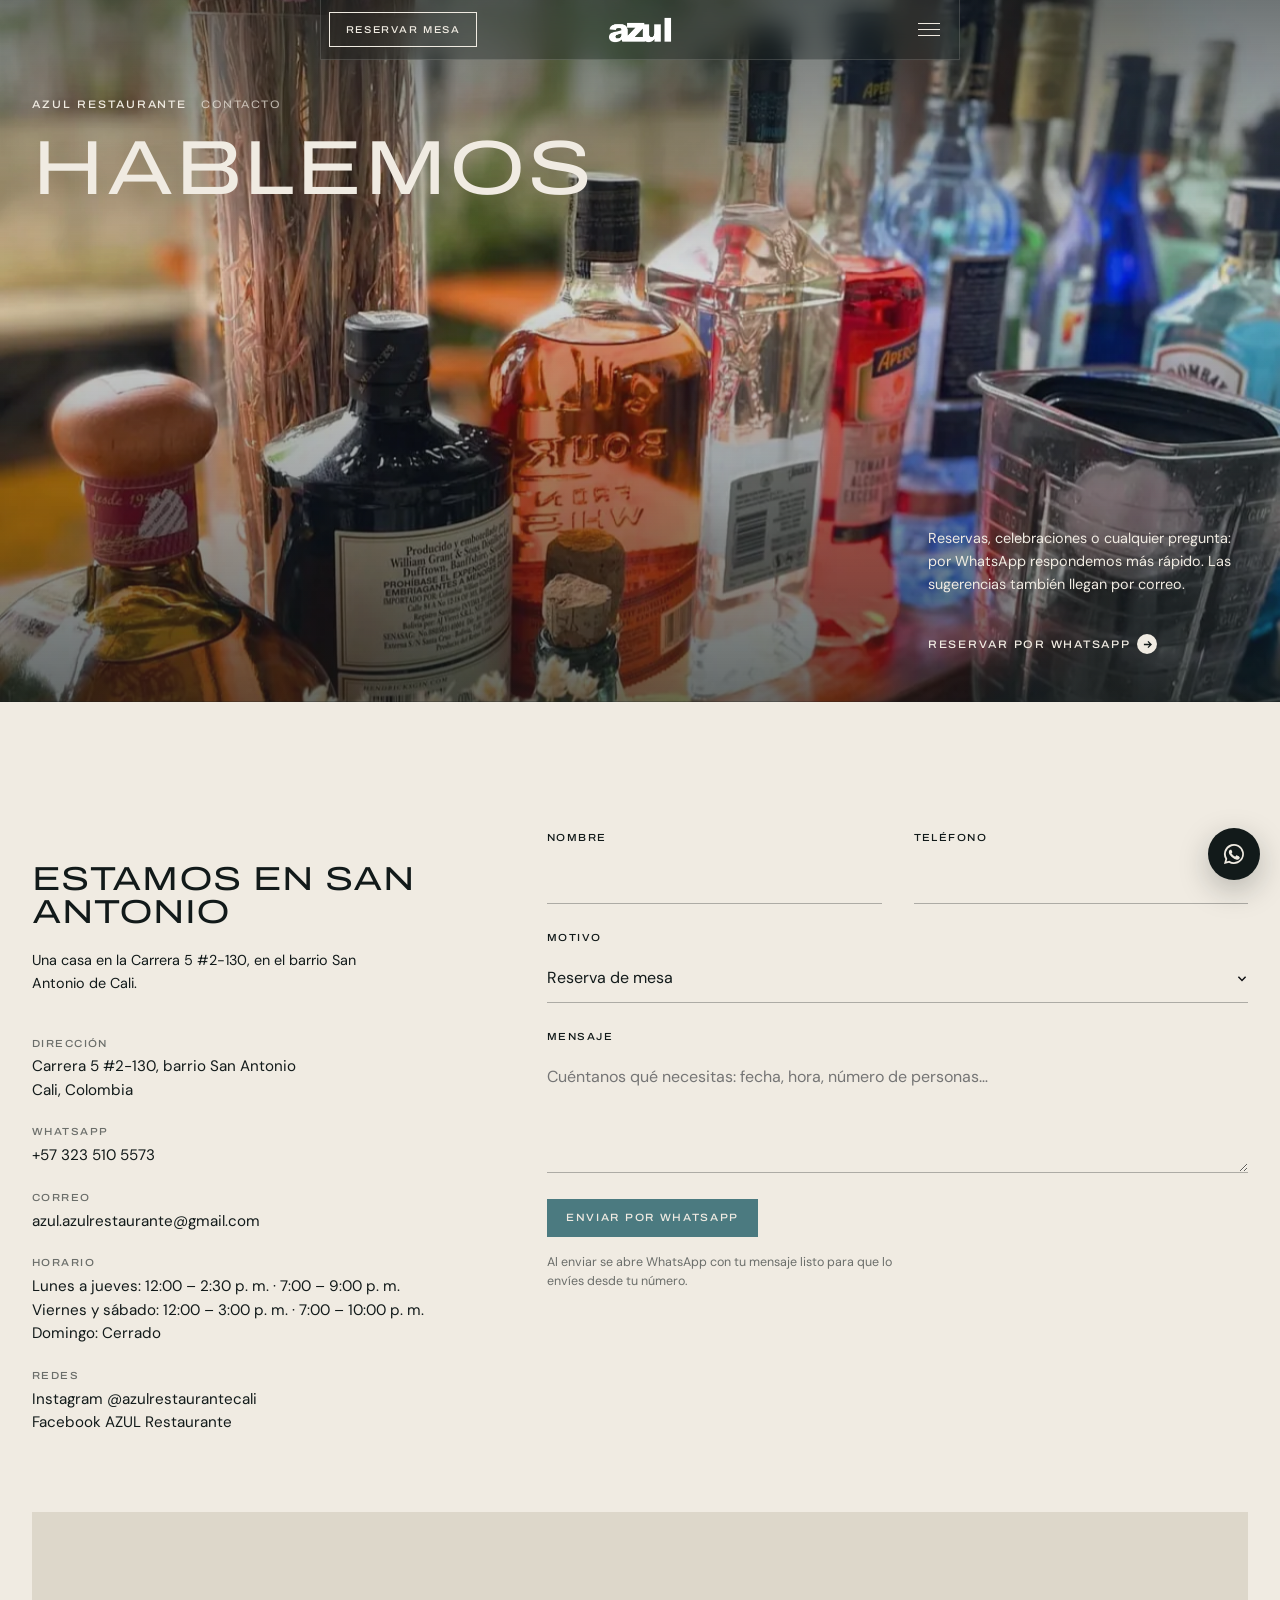
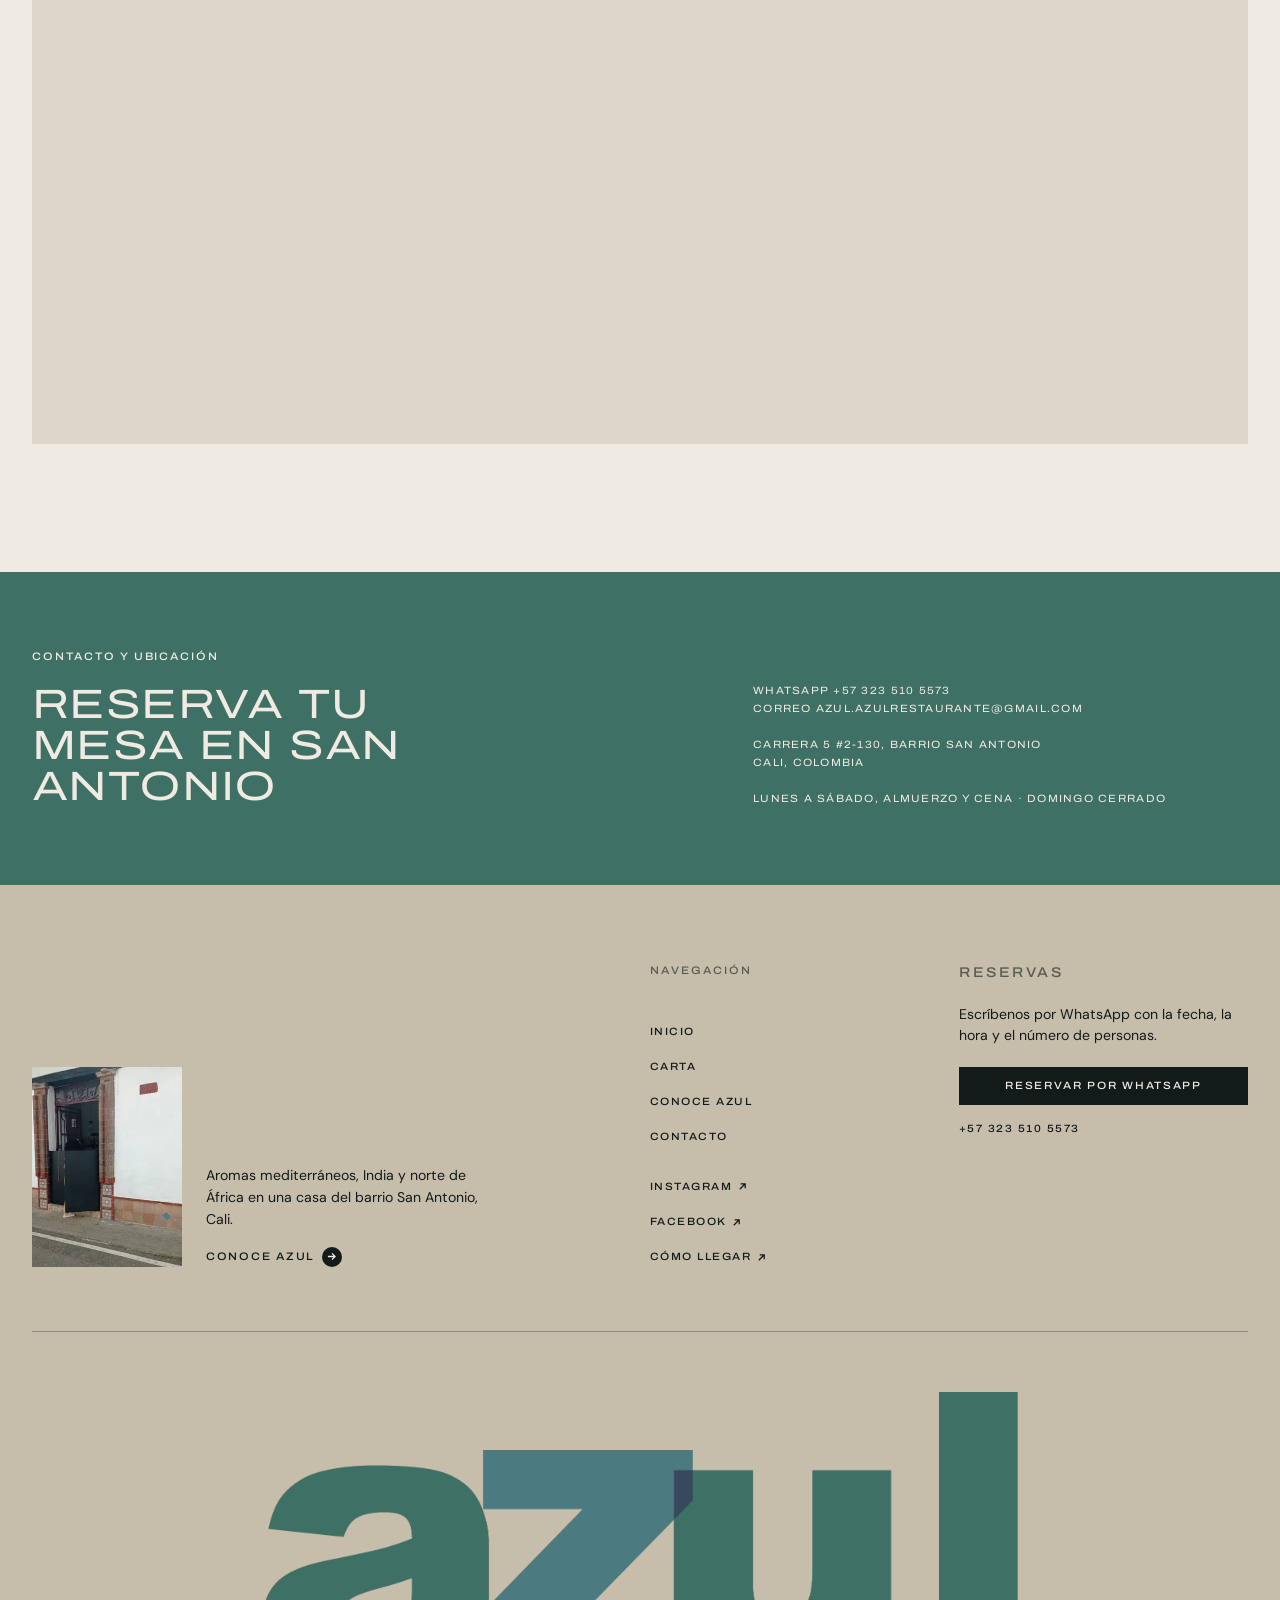
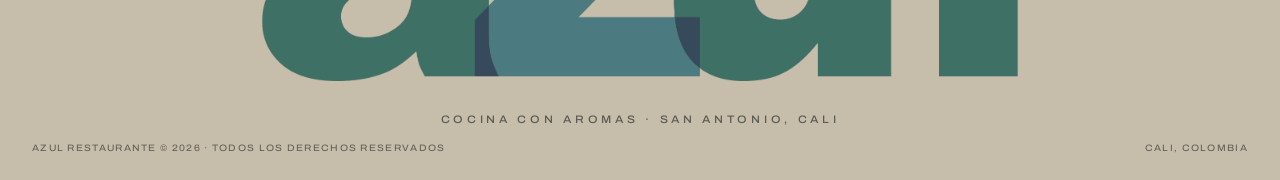
<file: contacto.html>
<!DOCTYPE html>
<html lang="es">
<head>
  <meta charset="UTF-8">
  <meta name="viewport" content="width=device-width, initial-scale=1, viewport-fit=cover">
  <title>Contacto y reservas · Azul Restaurante, San Antonio, Cali</title>
  <meta name="description" content="Reserva por WhatsApp al +57 323 510 5573 o visítanos en la Carrera 5 #2-130, barrio San Antonio, Cali. Lunes a sábado, almuerzo y cena.">
  <meta name="theme-color" content="#121A1A">
  <link rel="icon" type="image/png" href="img/favicon.png">
  <link rel="apple-touch-icon" href="img/favicon.png">
  <link rel="preconnect" href="https://fonts.googleapis.com">
  <link rel="preconnect" href="https://fonts.gstatic.com" crossorigin>
  <link rel="preload" as="image" href="img/fachada-m.webp" type="image/webp" media="(max-width: 767px)">
  <link rel="preload" as="image" href="img/barra-wide.webp" type="image/webp" media="(min-width: 768px)">
  <link rel="preload" as="style" href="https://fonts.googleapis.com/css2?family=Archivo:wdth,wght@110,400;110,500;125,400;125,500&family=Bodoni+Moda:wght@400&family=DM+Sans:wght@300;400;500&display=swap">
  <link rel="stylesheet" href="https://fonts.googleapis.com/css2?family=Archivo:wdth,wght@110,400;110,500;125,400;125,500&family=Bodoni+Moda:wght@400&family=DM+Sans:wght@300;400;500&display=swap" media="print" onload="this.media='all'">
  <noscript><link rel="stylesheet" href="https://fonts.googleapis.com/css2?family=Archivo:wdth,wght@110,400;110,500;125,400;125,500&family=Bodoni+Moda:wght@400&family=DM+Sans:wght@300;400;500&display=swap"></noscript>
  <link rel="stylesheet" href="css/style.css">
  <meta property="og:title" content="Contacto y reservas · Azul Restaurante, San Antonio, Cali">
  <meta property="og:description" content="Reserva por WhatsApp al +57 323 510 5573 o visítanos en la Carrera 5 #2-130, barrio San Antonio, Cali. Lunes a sábado, almuerzo y cena.">
  <meta property="og:image" content="img/og.jpg">
  <meta property="og:type" content="website">
</head>
<body class="page-contacto">
  <header class="header">
    <div class="header__bar">
      <a class="btn-outline header__cta" href="https://wa.me/573235105573?text=Hola%2C%20Azul.%20Quiero%20reservar%20una%20mesa." target="_blank" rel="noopener"><span class="full">Reservar mesa</span><span class="short">Reservar</span></a>
      <a class="header__logo" href="index.html" aria-label="Azul Restaurante, inicio">
        <img class="light" src="img/logo-blanco.png" alt="azul" width="1969" height="788">
        <img class="dark" src="img/logo-color.png" alt="" width="1969" height="788">
      </a>
      <button class="header__burger" aria-label="Abrir menú" aria-expanded="false" aria-controls="nav"><span></span></button>
    </div>
  </header>
  <div class="nav__scrim"></div>
  <nav class="nav" id="nav" aria-label="Principal">
    <div class="nav__panel">
      <div class="nav__links">
        <a href="index.html">Inicio</a>
        <a href="menu.html">Carta</a>
        <a href="conoce-azul.html">Conoce Azul</a>
        <a href="contacto.html">Contacto</a>
      </div>
      <div class="nav__ext">
        <a class="arrow-link ext" href="https://www.instagram.com/azulrestaurantecali/" target="_blank" rel="noopener">Instagram <span class="ic"><svg viewBox="0 0 10 10" fill="none" stroke-width="1.4"><path d="M2 8 8 2M3 2h5v5"/></svg></span></a>
        <a class="arrow-link ext" href="https://www.facebook.com/azulclandestino/" target="_blank" rel="noopener">Facebook <span class="ic"><svg viewBox="0 0 10 10" fill="none" stroke-width="1.4"><path d="M2 8 8 2M3 2h5v5"/></svg></span></a>
        <a class="arrow-link ext" href="https://wa.me/573235105573?text=Hola%2C%20Azul.%20Quiero%20reservar%20una%20mesa." target="_blank" rel="noopener">WhatsApp <span class="ic"><svg viewBox="0 0 10 10" fill="none" stroke-width="1.4"><path d="M2 8 8 2M3 2h5v5"/></svg></span></a>
      </div>
      <div class="nav__media">
        <picture>
          <source type="image/webp" srcset="img/barra-nav.webp">
          <img src="img/barra-nav.jpg" alt="La barra de Azul" loading="lazy" decoding="async">
        </picture>
        <div class="cap"><span class="label">Cocina con aromas</span><img src="img/logo-blanco.png" alt=""><span class="label">San Antonio · Cali</span></div>
      </div>
    </div>
  </nav>

  <main>
    <section class="hero hero--short">
      <div class="hero__media">
        <picture>
          <source type="image/webp" media="(max-width: 767px)" srcset="img/fachada-m.webp">
          <source type="image/webp" srcset="img/barra-wide.webp">
          <source media="(max-width: 767px)" srcset="img/fachada-m.jpg">
          <img src="img/barra-wide.jpg" alt="Fachada y barra de Azul en San Antonio" fetchpriority="high" decoding="async">
        </picture>
      </div>
      <p class="label hero__label reveal">Azul Restaurante <span class="sub">Contacto</span></p>
      <h1 class="hero__title reveal reveal-d1">Hablemos</h1>
      <div class="hero__foot reveal reveal-d2">
        <div>
          <p class="lede">Reservas, celebraciones o cualquier pregunta: por WhatsApp respondemos más rápido. Las sugerencias también llegan por correo.</p>
          <div class="hero__actions">
            <a class="arrow-link on-dark" href="https://wa.me/573235105573?text=Hola%2C%20Azul.%20Quiero%20reservar%20una%20mesa." target="_blank" rel="noopener">Reservar por WhatsApp <span class="ic"><svg viewBox="0 0 10 10" fill="none" stroke-width="1.4"><path d="M1 5h8M5.5 1.5 9 5l-3.5 3.5"/></svg></span></a>
          </div>
        </div>
      </div>
    </section>

    <section class="contact on-cream">
      <div class="grid">
        <div class="contact__aside">
          <p class="label reveal">Contacto</p>
          <h2 class="reveal reveal-d1">Estamos en San Antonio</h2>
          <p class="lede reveal reveal-d2">Una casa en la Carrera 5 #2-130, en el barrio San Antonio de Cali.</p>
          <dl class="reveal reveal-d2">
            <div><dt>Dirección</dt><dd><a href="https://maps.app.goo.gl/DkUhVbc9DqKPwAG36" target="_blank" rel="noopener">Carrera 5 #2-130, barrio San Antonio<br>Cali, Colombia</a></dd></div>
            <div><dt>WhatsApp</dt><dd><a href="https://wa.me/573235105573?text=Hola%2C%20Azul.%20Quiero%20reservar%20una%20mesa." target="_blank" rel="noopener">+57 323 510 5573</a></dd></div>
            <div><dt>Correo</dt><dd><a href="mailto:azul.azulrestaurante@gmail.com">azul.azulrestaurante@gmail.com</a></dd></div>
            <div><dt>Horario</dt><dd>Lunes a jueves: 12:00 – 2:30 p. m. · 7:00 – 9:00 p. m.<br>Viernes y sábado: 12:00 – 3:00 p. m. · 7:00 – 10:00 p. m.<br>Domingo: Cerrado</dd></div>
            <div><dt>Redes</dt><dd><a href="https://www.instagram.com/azulrestaurantecali/" target="_blank" rel="noopener">Instagram @azulrestaurantecali</a><br><a href="https://www.facebook.com/azulclandestino/" target="_blank" rel="noopener">Facebook AZUL Restaurante</a></dd></div>
          </dl>
        </div>
        <form class="contact__form reveal reveal-d1" id="contact-form">
          <div class="form-row">
            <div class="field"><label for="f-nombre">Nombre</label><input id="f-nombre" name="nombre" type="text" autocomplete="name" required></div>
            <div class="field"><label for="f-tel">Teléfono</label><input id="f-tel" name="telefono" type="tel" autocomplete="tel" inputmode="tel" required></div>
          </div>
          <div class="field">
            <label for="f-motivo">Motivo</label>
            <select id="f-motivo" name="motivo">
              <option>Reserva de mesa</option>
              <option>Celebración o evento</option>
              <option>Cuencos de mediodía</option>
              <option>Sugerencia</option>
              <option>Otro</option>
            </select>
          </div>
          <div class="field"><label for="f-msg">Mensaje</label><textarea id="f-msg" name="mensaje" required placeholder="Cuéntanos qué necesitas: fecha, hora, número de personas…"></textarea></div>
          <button class="btn-solid btn-solid--azul" type="submit">Enviar por WhatsApp</button>
          <p class="form-hint">Al enviar se abre WhatsApp con tu mensaje listo para que lo envíes desde tu número.</p>
        </form>
      </div>
      <div class="map reveal"><iframe src="https://www.google.com/maps?q=azul+Restaurante%2C+Cra.+5+%232-130%2C+Cali%2C+Valle+del+Cauca&output=embed" title="Mapa: Azul Restaurante, Carrera 5 #2-130, San Antonio, Cali" loading="lazy" referrerpolicy="no-referrer-when-downgrade" allowfullscreen></iframe></div>
    </section>
  </main>
  <section class="contact-band">
    <div class="grid">
      <div class="contact-band__title reveal">
        <p class="label">Contacto y ubicación</p>
        <h2>Reserva tu mesa en San Antonio</h2>
      </div>
      <div class="contact-band__info reveal reveal-d1">
        <p>WhatsApp <a href="https://wa.me/573235105573?text=Hola%2C%20Azul.%20Quiero%20reservar%20una%20mesa." target="_blank" rel="noopener">+57 323 510 5573</a><br>Correo <a href="mailto:azul.azulrestaurante@gmail.com">azul.azulrestaurante@gmail.com</a></p>
        <p><a href="https://maps.app.goo.gl/DkUhVbc9DqKPwAG36" target="_blank" rel="noopener">Carrera 5 #2-130, barrio San Antonio<br>Cali, Colombia</a></p>
        <p>Lunes a sábado, almuerzo y cena · Domingo cerrado</p>
      </div>
    </div>
  </section>

  <footer class="footer">
    <div class="footer__top">
      <div class="footer__brand reveal">
        <picture>
          <source type="image/webp" srcset="img/fachada-thumb.webp">
          <img src="img/fachada-thumb.jpg" alt="Fachada de Azul en el barrio San Antonio" loading="lazy" decoding="async" width="150" height="200">
        </picture>
        <div>
          <p>Aromas mediterráneos, India y norte de África en una casa del barrio San Antonio, Cali.</p>
          <a class="arrow-link on-light" href="conoce-azul.html">Conoce Azul <span class="ic"><svg viewBox="0 0 10 10" fill="none" stroke-width="1.4"><path d="M1 5h8M5.5 1.5 9 5l-3.5 3.5"/></svg></span></a>
        </div>
      </div>
      <div class="footer__nav reveal reveal-d1">
        <p class="label footer__col-title">Navegación</p>
        <ul>
          <li><a href="index.html">Inicio</a></li>
          <li><a href="menu.html">Carta</a></li>
          <li><a href="conoce-azul.html">Conoce Azul</a></li>
          <li><a href="contacto.html">Contacto</a></li>
        </ul>
        <ul>
          <li><a href="https://www.instagram.com/azulrestaurantecali/" target="_blank" rel="noopener">Instagram <svg viewBox="0 0 10 10" fill="none" stroke="currentColor" stroke-width="1.4"><path d="M2 8 8 2M3 2h5v5"/></svg></a></li>
          <li><a href="https://www.facebook.com/azulclandestino/" target="_blank" rel="noopener">Facebook <svg viewBox="0 0 10 10" fill="none" stroke="currentColor" stroke-width="1.4"><path d="M2 8 8 2M3 2h5v5"/></svg></a></li>
          <li><a href="https://maps.app.goo.gl/DkUhVbc9DqKPwAG36" target="_blank" rel="noopener">Cómo llegar <svg viewBox="0 0 10 10" fill="none" stroke="currentColor" stroke-width="1.4"><path d="M2 8 8 2M3 2h5v5"/></svg></a></li>
        </ul>
      </div>
      <div class="footer__order reveal reveal-d2">
        <p class="label footer__col-title">Reservas</p>
        <p>Escríbenos por WhatsApp con la fecha, la hora y el número de personas.</p>
        <a class="btn-solid" href="https://wa.me/573235105573?text=Hola%2C%20Azul.%20Quiero%20reservar%20una%20mesa." target="_blank" rel="noopener">Reservar por WhatsApp</a>
        <a class="tel" href="tel:+573235105573">+57 323 510 5573</a>
      </div>
    </div>
    <div class="footer__wordmark" aria-hidden="true">
      <img src="img/logo-color.png" alt="" loading="lazy" decoding="async" width="1969" height="788">
      <span class="label">Cocina con aromas · San Antonio, Cali</span>
    </div>
    <div class="footer__legal">
      <span>Azul Restaurante © 2026 · Todos los derechos reservados</span>
      <span>Cali, Colombia</span>
    </div>
  </footer>
  <a class="wa-float" href="https://wa.me/573235105573?text=Hola%2C%20Azul.%20Quiero%20reservar%20una%20mesa." target="_blank" rel="noopener" aria-label="Escríbenos por WhatsApp"><svg viewBox="0 0 24 24" fill="currentColor"><path d="M12 2a10 10 0 0 0-8.6 15.1L2 22l5-1.3A10 10 0 1 0 12 2zm0 18.2a8.2 8.2 0 0 1-4.2-1.2l-.3-.2-3 .8.8-2.9-.2-.3A8.2 8.2 0 1 1 12 20.2zm4.5-6.1c-.2-.1-1.5-.7-1.7-.8s-.4-.1-.6.1-.6.8-.8 1-.3.2-.5.1a6.7 6.7 0 0 1-3.3-2.9c-.3-.4.2-.4.7-1.3.1-.2 0-.3 0-.4l-.8-1.8c-.2-.5-.4-.4-.6-.4h-.5a1 1 0 0 0-.7.3 3 3 0 0 0-.9 2.2 5.2 5.2 0 0 0 1.1 2.8 12 12 0 0 0 4.6 4c1.7.7 2.4.8 3.2.7a2.8 2.8 0 0 0 1.8-1.3 2.2 2.2 0 0 0 .2-1.3c-.1-.1-.3-.2-.5-.3z"/></svg></a>
  <script src="js/main.js" defer></script>
</body>
</html>
</file>
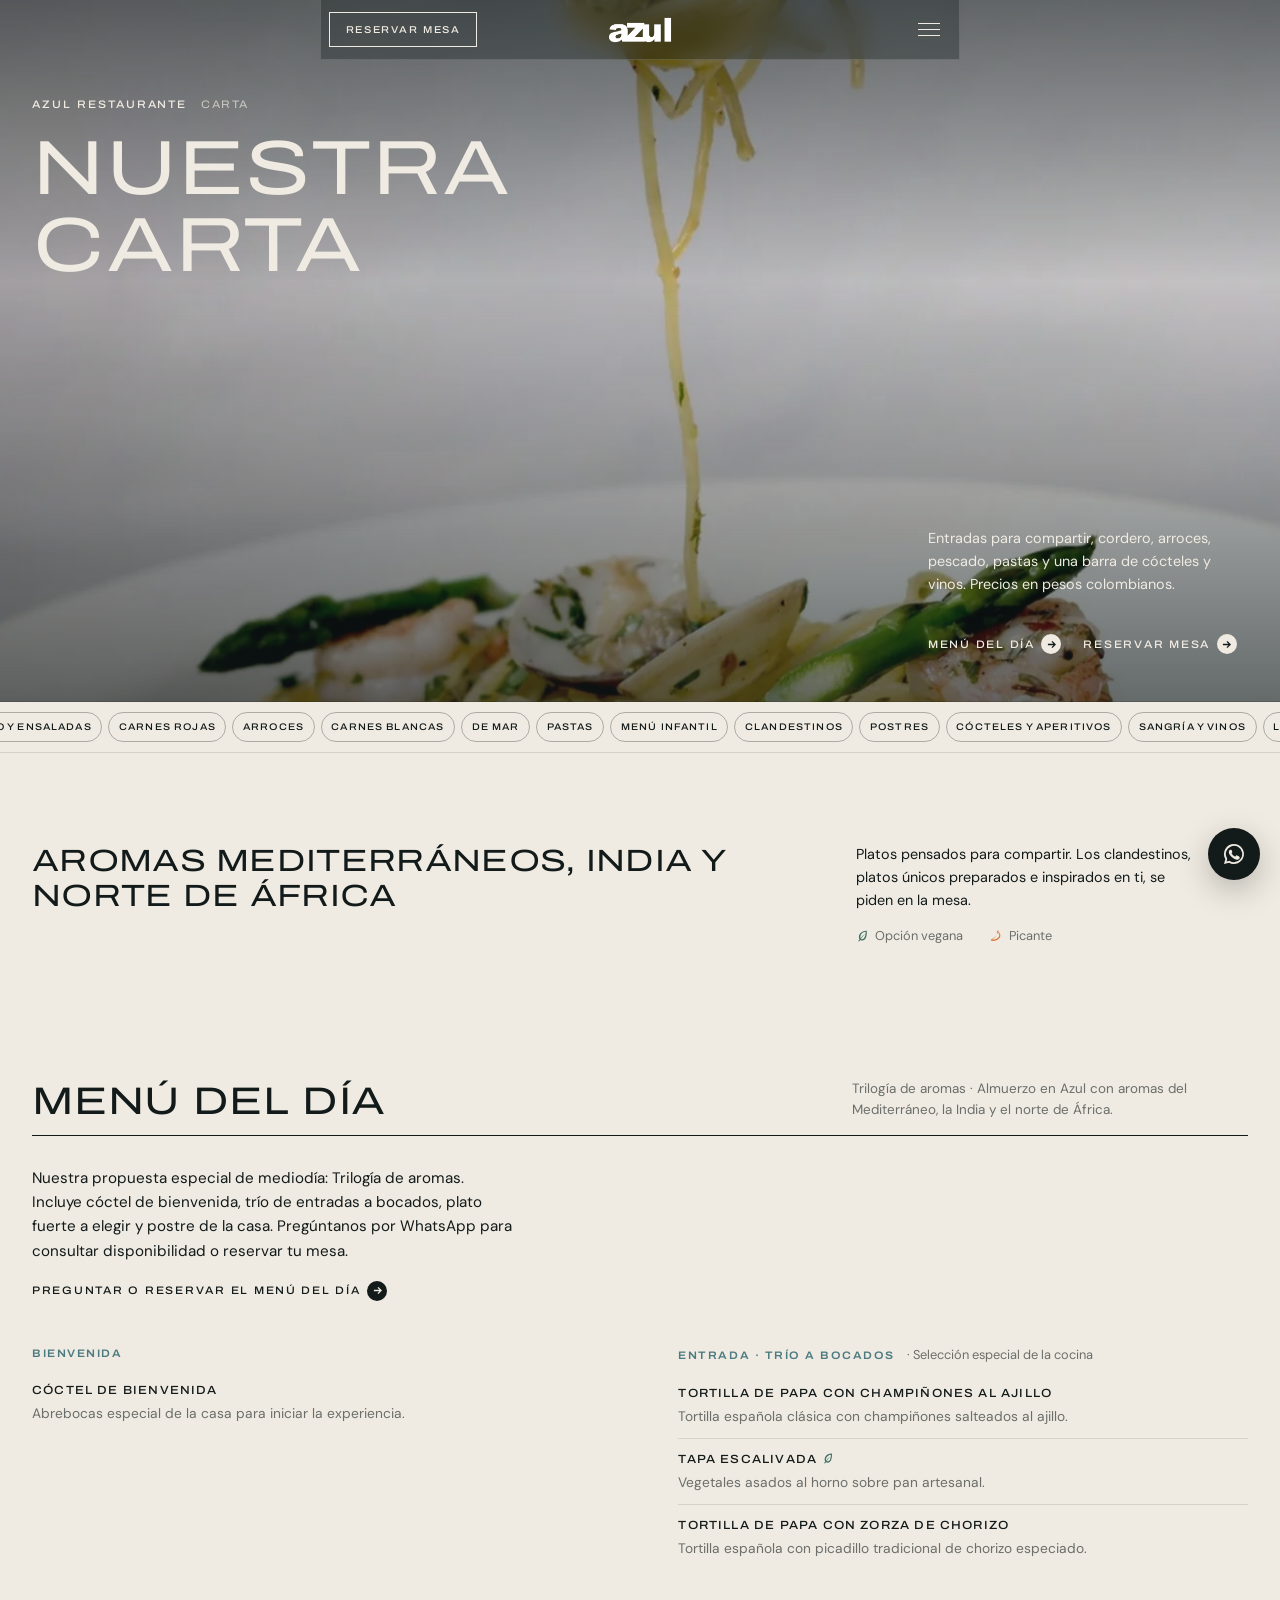
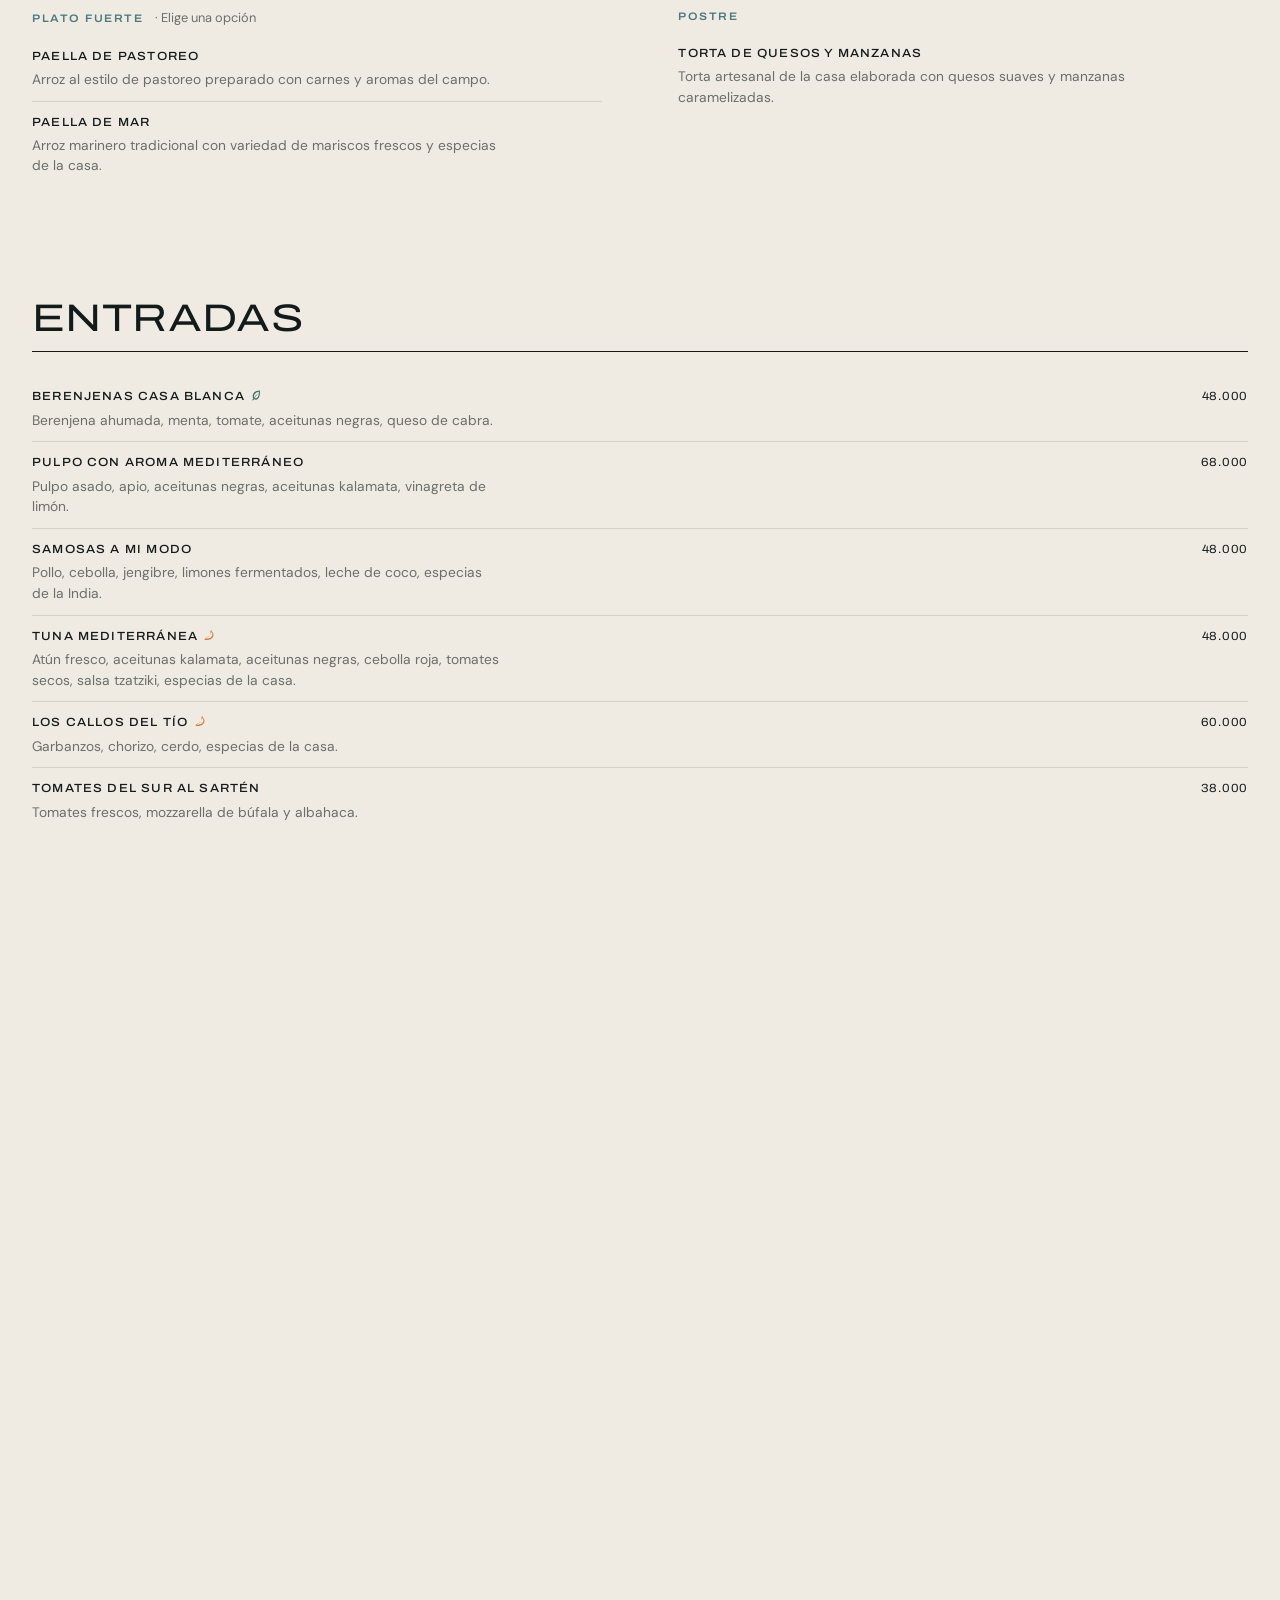
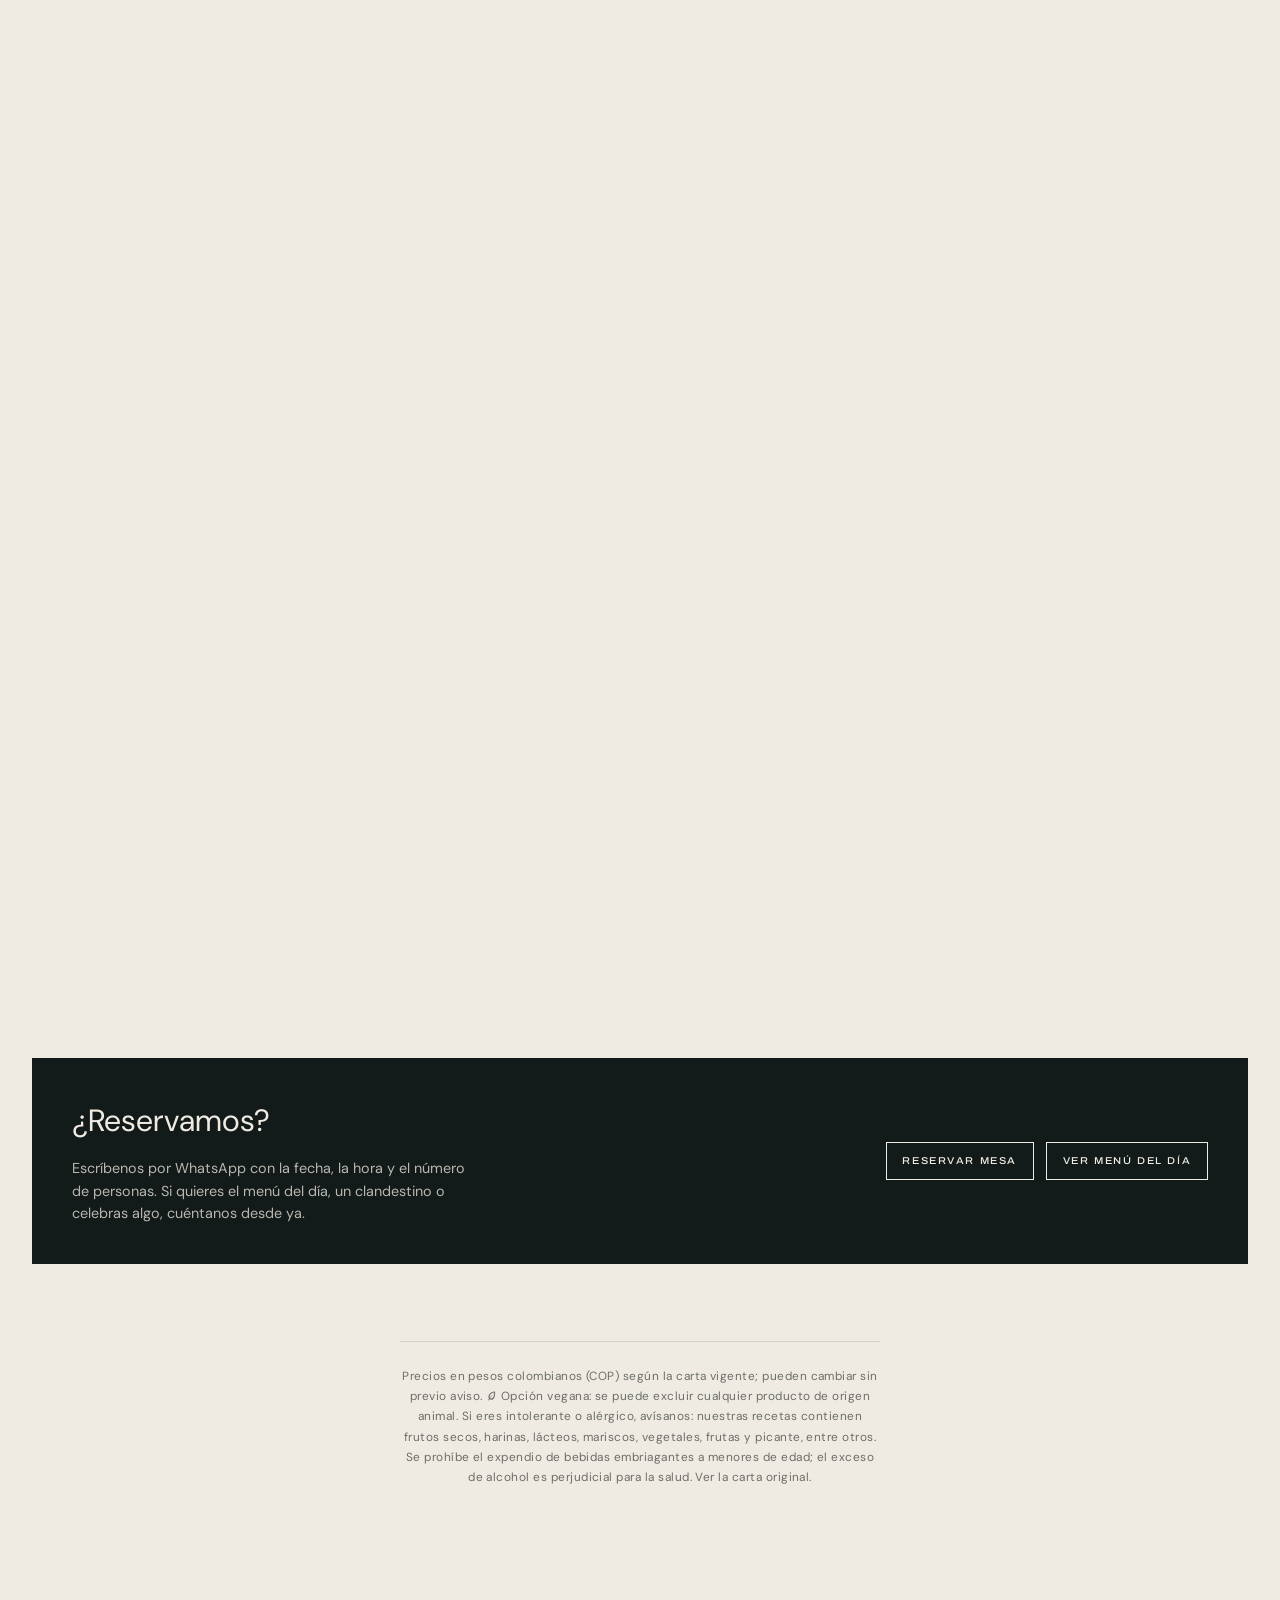
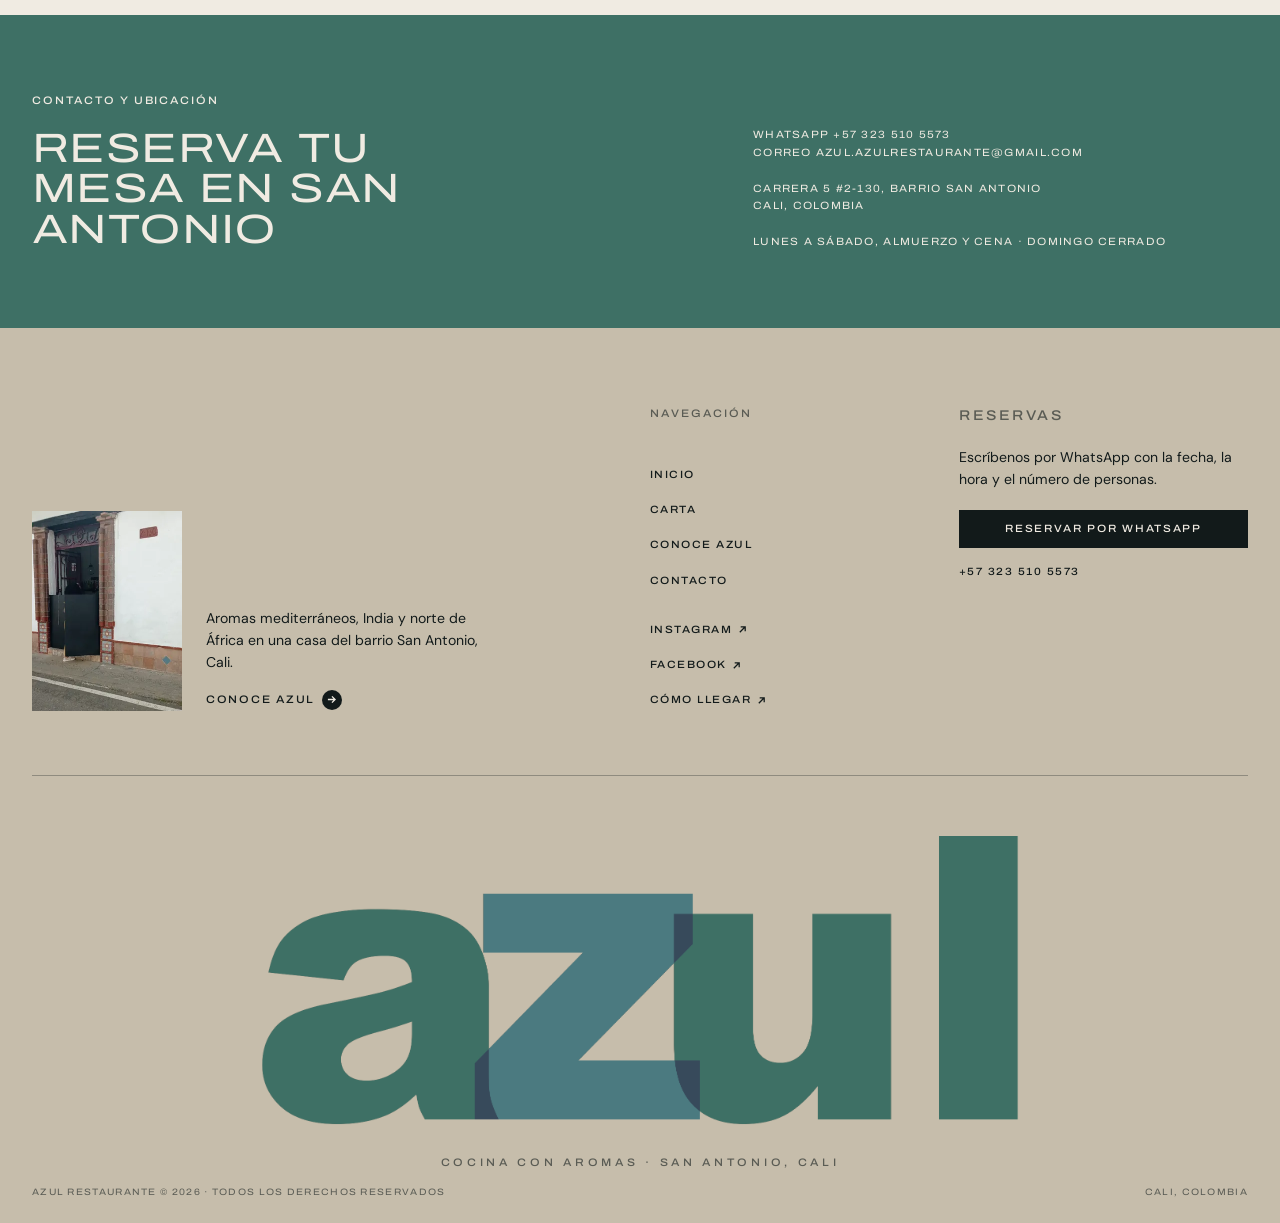
<file: menu.html>
<!DOCTYPE html>
<html lang="es">
<head>
  <meta charset="UTF-8">
  <meta name="viewport" content="width=device-width, initial-scale=1, viewport-fit=cover">
  <title>Carta · Azul Restaurante, San Antonio, Cali</title>
  <meta name="description" content="Carta completa de Azul: menú del día, entradas para compartir, sopas, ensaladas, cordero, arroces, pollo, pescado, pastas, postres, cócteles, sangría, vinos y licores. Precios en pesos colombianos.">
  <meta name="theme-color" content="#121A1A">
  <link rel="icon" type="image/png" href="img/favicon.png">
  <link rel="apple-touch-icon" href="img/favicon.png">
  <link rel="preconnect" href="https://fonts.googleapis.com">
  <link rel="preconnect" href="https://fonts.gstatic.com" crossorigin>
  <link rel="preload" as="image" href="img/pasta-m.webp" type="image/webp" media="(max-width: 767px)">
  <link rel="preload" as="image" href="img/pasta.webp" type="image/webp" media="(min-width: 768px)">
  <link rel="preload" as="style" href="https://fonts.googleapis.com/css2?family=Archivo:wdth,wght@110,400;110,500;125,400;125,500&family=Bodoni+Moda:wght@400&family=DM+Sans:wght@300;400;500&display=swap">
  <link rel="stylesheet" href="https://fonts.googleapis.com/css2?family=Archivo:wdth,wght@110,400;110,500;125,400;125,500&family=Bodoni+Moda:wght@400&family=DM+Sans:wght@300;400;500&display=swap" media="print" onload="this.media='all'">
  <noscript><link rel="stylesheet" href="https://fonts.googleapis.com/css2?family=Archivo:wdth,wght@110,400;110,500;125,400;125,500&family=Bodoni+Moda:wght@400&family=DM+Sans:wght@300;400;500&display=swap"></noscript>
  <link rel="stylesheet" href="css/style.css">
  <meta property="og:title" content="Carta · Azul Restaurante, San Antonio, Cali">
  <meta property="og:description" content="Carta completa de Azul: menú del día, entradas para compartir, sopas, ensaladas, cordero, arroces, pollo, pescado, pastas, postres, cócteles, sangría, vinos y licores. Precios en pesos colombianos.">
  <meta property="og:image" content="img/og.jpg">
  <meta property="og:type" content="website">
</head>
<body class="page-menu">
  <header class="header">
    <div class="header__bar">
      <a class="btn-outline header__cta" href="https://wa.me/573235105573?text=Hola%2C%20Azul.%20Quiero%20reservar%20una%20mesa." target="_blank" rel="noopener"><span class="full">Reservar mesa</span><span class="short">Reservar</span></a>
      <a class="header__logo" href="index.html" aria-label="Azul Restaurante, inicio">
        <img class="light" src="img/logo-blanco.png" alt="azul" width="1969" height="788">
        <img class="dark" src="img/logo-color.png" alt="" width="1969" height="788">
      </a>
      <button class="header__burger" aria-label="Abrir menú" aria-expanded="false" aria-controls="nav"><span></span></button>
    </div>
  </header>
  <div class="nav__scrim"></div>
  <nav class="nav" id="nav" aria-label="Principal">
    <div class="nav__panel">
      <div class="nav__links">
        <a href="index.html">Inicio</a>
        <a href="menu.html">Carta</a>
        <a href="conoce-azul.html">Conoce Azul</a>
        <a href="contacto.html">Contacto</a>
      </div>
      <div class="nav__ext">
        <a class="arrow-link ext" href="https://www.instagram.com/azulrestaurantecali/" target="_blank" rel="noopener">Instagram <span class="ic"><svg viewBox="0 0 10 10" fill="none" stroke-width="1.4"><path d="M2 8 8 2M3 2h5v5"/></svg></span></a>
        <a class="arrow-link ext" href="https://www.facebook.com/azulclandestino/" target="_blank" rel="noopener">Facebook <span class="ic"><svg viewBox="0 0 10 10" fill="none" stroke-width="1.4"><path d="M2 8 8 2M3 2h5v5"/></svg></span></a>
        <a class="arrow-link ext" href="https://wa.me/573235105573?text=Hola%2C%20Azul.%20Quiero%20reservar%20una%20mesa." target="_blank" rel="noopener">WhatsApp <span class="ic"><svg viewBox="0 0 10 10" fill="none" stroke-width="1.4"><path d="M2 8 8 2M3 2h5v5"/></svg></span></a>
      </div>
      <div class="nav__media">
        <picture>
          <source type="image/webp" srcset="img/barra-nav.webp">
          <img src="img/barra-nav.jpg" alt="La barra de Azul" loading="lazy" decoding="async">
        </picture>
        <div class="cap"><span class="label">Cocina con aromas</span><img src="img/logo-blanco.png" alt=""><span class="label">San Antonio · Cali</span></div>
      </div>
    </div>
  </nav>

  <main>
    <section class="hero hero--short">
      <div class="hero__media">
        <picture>
          <source type="image/webp" media="(max-width: 767px)" srcset="img/pasta-m.webp">
          <source type="image/webp" srcset="img/pasta.webp">
          <source media="(max-width: 767px)" srcset="img/pasta-m.jpg">
          <img src="img/pasta.jpg" alt="Pasta al limón y camarón de Azul" fetchpriority="high" decoding="async">
        </picture>
      </div>
      <p class="label hero__label reveal">Azul Restaurante <span class="sub">Carta</span></p>
      <h1 class="hero__title reveal reveal-d1">Nuestra carta</h1>
      <div class="hero__foot reveal reveal-d2">
        <div>
          <p class="lede">Entradas para compartir, cordero, arroces, pescado, pastas y una barra de cócteles y vinos. Precios en pesos colombianos.</p>
          <div class="hero__actions">
            <a class="arrow-link on-dark" href="#menu-del-dia">Menú del día <span class="ic"><svg viewBox="0 0 10 10" fill="none" stroke-width="1.4"><path d="M1 5h8M5.5 1.5 9 5l-3.5 3.5"/></svg></span></a>
            <a class="arrow-link on-dark" href="https://wa.me/573235105573?text=Hola%2C%20Azul.%20Quiero%20reservar%20una%20mesa." target="_blank" rel="noopener">Reservar mesa <span class="ic"><svg viewBox="0 0 10 10" fill="none" stroke-width="1.4"><path d="M1 5h8M5.5 1.5 9 5l-3.5 3.5"/></svg></span></a>
          </div>
        </div>
      </div>
    </section>

    <nav class="menu-nav" aria-label="Categorías de la carta"><div class="menu-nav__track"><a href="#menu-del-dia">Menú del día</a><a href="#entradas">Entradas</a><a href="#compartir">Sharing entradas</a><a href="#sopas">Sopas</a><a href="#campo">Del campo y ensaladas</a><a href="#carnes-rojas">Carnes rojas</a><a href="#arroces">Arroces</a><a href="#carnes-blancas">Carnes blancas</a><a href="#de-mar">De mar</a><a href="#pastas">Pastas</a><a href="#infantil">Menú infantil</a><a href="#clandestinos">Clandestinos</a><a href="#postres">Postres</a><a href="#cocteles">Cócteles y aperitivos</a><a href="#vinos">Sangría y vinos</a><a href="#licores">Licores</a><a href="#bebidas">Bebidas y cervezas</a></div></nav>

    <section class="menu-page on-cream">
      <div class="menu-page__intro">
        <h2 class="reveal">Aromas mediterráneos, India y norte de África</h2>
        <div class="reveal reveal-d1">
          <p class="lede">Platos pensados para compartir. Los clandestinos, platos únicos preparados e inspirados en ti, se piden en la mesa.</p>
          <div class="menu-legend">
            <span><i class="tag--veg"><svg viewBox="0 0 24 24" fill="currentColor"><path d="M20 3c-7 0-12 3-14 8-1.4 3.4-.5 6.6.6 8.4L4 22l1.4 1 2.9-2.7C10 21.4 13 22 15.5 20c4-3.2 4.5-9.4 4.5-17zm-2.2 2.3c-.2 5.6-1 10.2-3.6 12.4-1.6 1.3-3.6 1.2-5 .6C11 15 13 11.8 17 9.5c-4.2 1.4-6.8 4.6-8.3 8-.7-1.4-1-3.6-.1-5.8 1.5-3.7 5.3-6 9.2-6.4z"/></svg></i>Opción vegana</span>
            <span><i class="tag--hot"><svg viewBox="0 0 24 24" fill="currentColor"><path d="M17.5 2c.3 1.2.1 2.3-.5 3.2 2.4 1.3 4 3.9 4 6.8 0 5.5-6.2 10-13 10-2 0-3.9-.4-5.5-1.1 1.3-.6 2.2-1.6 2.7-2.9C9.6 17.6 12.5 15.4 14 12c1-2.3 1.2-4.6.3-6.6.6-.5 1-1.1 1.2-1.9L17.5 2zM7 16.9c-.4.9-1 1.6-1.9 2.1.9.2 1.9.3 2.9.3 5.6 0 11-3.7 11-8.3 0-2.2-1.2-4.1-3.1-5.1-.1 2-.8 4.1-2 6.1-1.6 2.9-4.3 4.5-6.9 4.9z"/></svg></i>Picante</span>
          </div>
        </div>
      </div>
      <section class="menu-cat" id="menu-del-dia"><div class="menu-cat__head"><h2 class="menu-cat__title">Menú del día</h2><p class="menu-cat__note">Trilogía de aromas · Almuerzo en Azul con aromas del Mediterráneo, la India y el norte de África.</p></div><div class="menu-clandestino"><p class="lede">Nuestra propuesta especial de mediodía: Trilogía de aromas. Incluye cóctel de bienvenida, trío de entradas a bocados, plato fuerte a elegir y postre de la casa. Pregúntanos por WhatsApp para consultar disponibilidad o reservar tu mesa.</p><a class="arrow-link on-light" href="https://wa.me/573235105573?text=Hola%2C%20Azul.%20Quiero%20reservar%20el%20men%C3%BA%20del%20d%C3%ADa." target="_blank" rel="noopener">Preguntar o reservar el menú del día <span class="ic"><svg viewBox="0 0 10 10" fill="none" stroke-width="1.4"><path d="M1 5h8M5.5 1.5 9 5l-3.5 3.5"/></svg></span></a></div><div class="menu-cat__cols"><div class="menu-sub"><h4 class="label menu-sub__title">Bienvenida</h4><div class="menu-item"><span class="menu-item__name">Cóctel de bienvenida</span><span class="menu-item__price"></span><p class="menu-item__desc">Abrebocas especial de la casa para iniciar la experiencia.</p></div></div><div class="menu-sub"><h4 class="label menu-sub__title">Entrada · Trío a bocados <span class="menu-sub__note">· Selección especial de la cocina</span></h4><div class="menu-item"><span class="menu-item__name">Tortilla de papa con champiñones al ajillo</span><span class="menu-item__price"></span><p class="menu-item__desc">Tortilla española clásica con champiñones salteados al ajillo.</p></div><div class="menu-item"><span class="menu-item__name">Tapa escalivada<span class="tag tag--veg" title="Opción vegana"><svg viewBox="0 0 24 24" fill="currentColor"><path d="M20 3c-7 0-12 3-14 8-1.4 3.4-.5 6.6.6 8.4L4 22l1.4 1 2.9-2.7C10 21.4 13 22 15.5 20c4-3.2 4.5-9.4 4.5-17zm-2.2 2.3c-.2 5.6-1 10.2-3.6 12.4-1.6 1.3-3.6 1.2-5 .6C11 15 13 11.8 17 9.5c-4.2 1.4-6.8 4.6-8.3 8-.7-1.4-1-3.6-.1-5.8 1.5-3.7 5.3-6 9.2-6.4z"/></svg></span></span><span class="menu-item__price"></span><p class="menu-item__desc">Vegetales asados al horno sobre pan artesanal.</p></div><div class="menu-item"><span class="menu-item__name">Tortilla de papa con zorza de chorizo</span><span class="menu-item__price"></span><p class="menu-item__desc">Tortilla española con picadillo tradicional de chorizo especiado.</p></div></div><div class="menu-sub"><h4 class="label menu-sub__title">Plato fuerte <span class="menu-sub__note">· Elige una opción</span></h4><div class="menu-item"><span class="menu-item__name">Paella de pastoreo</span><span class="menu-item__price"></span><p class="menu-item__desc">Arroz al estilo de pastoreo preparado con carnes y aromas del campo.</p></div><div class="menu-item"><span class="menu-item__name">Paella de mar</span><span class="menu-item__price"></span><p class="menu-item__desc">Arroz marinero tradicional con variedad de mariscos frescos y especias de la casa.</p></div></div><div class="menu-sub"><h4 class="label menu-sub__title">Postre</h4><div class="menu-item"><span class="menu-item__name">Torta de quesos y manzanas</span><span class="menu-item__price"></span><p class="menu-item__desc">Torta artesanal de la casa elaborada con quesos suaves y manzanas caramelizadas.</p></div></div></div></section><section class="menu-cat" id="entradas"><div class="menu-cat__head"><h2 class="menu-cat__title">Entradas</h2></div><div class="menu-sub"><div class="menu-item"><span class="menu-item__name">Berenjenas Casa Blanca<span class="tag tag--veg" title="Opción vegana"><svg viewBox="0 0 24 24" fill="currentColor"><path d="M20 3c-7 0-12 3-14 8-1.4 3.4-.5 6.6.6 8.4L4 22l1.4 1 2.9-2.7C10 21.4 13 22 15.5 20c4-3.2 4.5-9.4 4.5-17zm-2.2 2.3c-.2 5.6-1 10.2-3.6 12.4-1.6 1.3-3.6 1.2-5 .6C11 15 13 11.8 17 9.5c-4.2 1.4-6.8 4.6-8.3 8-.7-1.4-1-3.6-.1-5.8 1.5-3.7 5.3-6 9.2-6.4z"/></svg></span></span><span class="menu-item__price">48.000</span><p class="menu-item__desc">Berenjena ahumada, menta, tomate, aceitunas negras, queso de cabra.</p></div><div class="menu-item"><span class="menu-item__name">Pulpo con aroma mediterráneo</span><span class="menu-item__price">68.000</span><p class="menu-item__desc">Pulpo asado, apio, aceitunas negras, aceitunas kalamata, vinagreta de limón.</p></div><div class="menu-item"><span class="menu-item__name">Samosas a mi modo</span><span class="menu-item__price">48.000</span><p class="menu-item__desc">Pollo, cebolla, jengibre, limones fermentados, leche de coco, especias de la India.</p></div><div class="menu-item"><span class="menu-item__name">Tuna mediterránea<span class="tag tag--hot" title="Picante"><svg viewBox="0 0 24 24" fill="currentColor"><path d="M17.5 2c.3 1.2.1 2.3-.5 3.2 2.4 1.3 4 3.9 4 6.8 0 5.5-6.2 10-13 10-2 0-3.9-.4-5.5-1.1 1.3-.6 2.2-1.6 2.7-2.9C9.6 17.6 12.5 15.4 14 12c1-2.3 1.2-4.6.3-6.6.6-.5 1-1.1 1.2-1.9L17.5 2zM7 16.9c-.4.9-1 1.6-1.9 2.1.9.2 1.9.3 2.9.3 5.6 0 11-3.7 11-8.3 0-2.2-1.2-4.1-3.1-5.1-.1 2-.8 4.1-2 6.1-1.6 2.9-4.3 4.5-6.9 4.9z"/></svg></span></span><span class="menu-item__price">48.000</span><p class="menu-item__desc">Atún fresco, aceitunas kalamata, aceitunas negras, cebolla roja, tomates secos, salsa tzatziki, especias de la casa.</p></div><div class="menu-item"><span class="menu-item__name">Los callos del tío<span class="tag tag--hot" title="Picante"><svg viewBox="0 0 24 24" fill="currentColor"><path d="M17.5 2c.3 1.2.1 2.3-.5 3.2 2.4 1.3 4 3.9 4 6.8 0 5.5-6.2 10-13 10-2 0-3.9-.4-5.5-1.1 1.3-.6 2.2-1.6 2.7-2.9C9.6 17.6 12.5 15.4 14 12c1-2.3 1.2-4.6.3-6.6.6-.5 1-1.1 1.2-1.9L17.5 2zM7 16.9c-.4.9-1 1.6-1.9 2.1.9.2 1.9.3 2.9.3 5.6 0 11-3.7 11-8.3 0-2.2-1.2-4.1-3.1-5.1-.1 2-.8 4.1-2 6.1-1.6 2.9-4.3 4.5-6.9 4.9z"/></svg></span></span><span class="menu-item__price">60.000</span><p class="menu-item__desc">Garbanzos, chorizo, cerdo, especias de la casa.</p></div><div class="menu-item"><span class="menu-item__name">Tomates del sur al sartén</span><span class="menu-item__price">38.000</span><p class="menu-item__desc">Tomates frescos, mozzarella de búfala y albahaca.</p></div></div></section><section class="menu-cat" id="compartir"><div class="menu-cat__head"><h2 class="menu-cat__title">Sharing entradas</h2><p class="menu-cat__note">Entradas para compartir en la mesa, servidas con pan árabe o pan servilleta.</p></div><div class="menu-sub"><div class="menu-item"><span class="menu-item__name">Tabla mediterránea<span class="tag tag--veg" title="Opción vegana"><svg viewBox="0 0 24 24" fill="currentColor"><path d="M20 3c-7 0-12 3-14 8-1.4 3.4-.5 6.6.6 8.4L4 22l1.4 1 2.9-2.7C10 21.4 13 22 15.5 20c4-3.2 4.5-9.4 4.5-17zm-2.2 2.3c-.2 5.6-1 10.2-3.6 12.4-1.6 1.3-3.6 1.2-5 .6C11 15 13 11.8 17 9.5c-4.2 1.4-6.8 4.6-8.3 8-.7-1.4-1-3.6-.1-5.8 1.5-3.7 5.3-6 9.2-6.4z"/></svg></span></span><span class="menu-item__price">48.000</span><p class="menu-item__desc">Berenjena ahumada, dátiles, pimientos asados, aceitunas negras, ensalada griega, hummus de garbanzo, labneh, queso feta. Acompañada de pan árabe.</p></div><div class="menu-item"><span class="menu-item__name">Azul baba ganoush</span><span class="menu-item__price">45.000</span><p class="menu-item__desc">Berenjena ahumada con especias de la casa, acompañada de aceitunas, pistacho, limón en salmuera, labneh, tomates confitados y garbanzos. Servido con pan árabe.</p></div><div class="menu-item"><span class="menu-item__name">Plato marroquí</span><span class="menu-item__price">48.000</span><p class="menu-item__desc">Hummus de garbanzo, baba ganoush de berenjena, puré de calabaza, tapenade marroquí y frutos secos. Acompañado de pan servilleta.</p></div></div></section><section class="menu-cat" id="sopas"><div class="menu-cat__head"><h2 class="menu-cat__title">Sopas</h2></div><div class="menu-sub"><div class="menu-item"><span class="menu-item__name">Sopa roja<span class="tag tag--veg" title="Opción vegana"><svg viewBox="0 0 24 24" fill="currentColor"><path d="M20 3c-7 0-12 3-14 8-1.4 3.4-.5 6.6.6 8.4L4 22l1.4 1 2.9-2.7C10 21.4 13 22 15.5 20c4-3.2 4.5-9.4 4.5-17zm-2.2 2.3c-.2 5.6-1 10.2-3.6 12.4-1.6 1.3-3.6 1.2-5 .6C11 15 13 11.8 17 9.5c-4.2 1.4-6.8 4.6-8.3 8-.7-1.4-1-3.6-.1-5.8 1.5-3.7 5.3-6 9.2-6.4z"/></svg></span></span><span class="menu-item__price">40.000</span><p class="menu-item__desc">Tomates, mozzarella, parmesano.</p></div><div class="menu-item"><span class="menu-item__name">Sopa de lentejas con aromas Azrú</span><span class="menu-item__price">40.000</span><p class="menu-item__desc">Lentejas, especias de Marruecos, limón en salmuera, tomate cherry, hierbabuena.</p></div></div></section><section class="menu-cat" id="campo"><div class="menu-cat__head"><h2 class="menu-cat__title">Del campo y ensaladas</h2></div><div class="menu-sub"><div class="menu-item"><span class="menu-item__name">Ensalada de garbanzos<span class="tag tag--veg" title="Opción vegana"><svg viewBox="0 0 24 24" fill="currentColor"><path d="M20 3c-7 0-12 3-14 8-1.4 3.4-.5 6.6.6 8.4L4 22l1.4 1 2.9-2.7C10 21.4 13 22 15.5 20c4-3.2 4.5-9.4 4.5-17zm-2.2 2.3c-.2 5.6-1 10.2-3.6 12.4-1.6 1.3-3.6 1.2-5 .6C11 15 13 11.8 17 9.5c-4.2 1.4-6.8 4.6-8.3 8-.7-1.4-1-3.6-.1-5.8 1.5-3.7 5.3-6 9.2-6.4z"/></svg></span><span class="tag tag--hot" title="Picante"><svg viewBox="0 0 24 24" fill="currentColor"><path d="M17.5 2c.3 1.2.1 2.3-.5 3.2 2.4 1.3 4 3.9 4 6.8 0 5.5-6.2 10-13 10-2 0-3.9-.4-5.5-1.1 1.3-.6 2.2-1.6 2.7-2.9C9.6 17.6 12.5 15.4 14 12c1-2.3 1.2-4.6.3-6.6.6-.5 1-1.1 1.2-1.9L17.5 2zM7 16.9c-.4.9-1 1.6-1.9 2.1.9.2 1.9.3 2.9.3 5.6 0 11-3.7 11-8.3 0-2.2-1.2-4.1-3.1-5.1-.1 2-.8 4.1-2 6.1-1.6 2.9-4.3 4.5-6.9 4.9z"/></svg></span></span><span class="menu-item__price">48.000</span><p class="menu-item__desc">Lechugas, cebolla roja, pimentones asados, tomate cherry, aceitunas negras, kalamata, queso feta, ajonjolí, especias de la casa.</p><div class="menu-item__opts"><span>Opcional con pollo</span><span>+ 18.000</span></div></div><div class="menu-item"><span class="menu-item__name">Vegetales al sartén<span class="tag tag--veg" title="Opción vegana"><svg viewBox="0 0 24 24" fill="currentColor"><path d="M20 3c-7 0-12 3-14 8-1.4 3.4-.5 6.6.6 8.4L4 22l1.4 1 2.9-2.7C10 21.4 13 22 15.5 20c4-3.2 4.5-9.4 4.5-17zm-2.2 2.3c-.2 5.6-1 10.2-3.6 12.4-1.6 1.3-3.6 1.2-5 .6C11 15 13 11.8 17 9.5c-4.2 1.4-6.8 4.6-8.3 8-.7-1.4-1-3.6-.1-5.8 1.5-3.7 5.3-6 9.2-6.4z"/></svg></span></span><span class="menu-item__price">46.000</span><p class="menu-item__desc">Berenjenas asadas, aceitunas verdes, tomate, pesto, albahaca, queso mozzarella y parmesano, champiñones y pan servilleta.</p></div><div class="menu-item"><span class="menu-item__name">Ensalada de gyozas de pulpo</span><span class="menu-item__price">58.000</span><p class="menu-item__desc">Vegetales encurtidos: pepino, zanahoria, cebolla, rábano y apio, aceitunas verdes y negras.</p></div><div class="menu-item"><span class="menu-item__name">Ensalada Azul<span class="tag tag--veg" title="Opción vegana"><svg viewBox="0 0 24 24" fill="currentColor"><path d="M20 3c-7 0-12 3-14 8-1.4 3.4-.5 6.6.6 8.4L4 22l1.4 1 2.9-2.7C10 21.4 13 22 15.5 20c4-3.2 4.5-9.4 4.5-17zm-2.2 2.3c-.2 5.6-1 10.2-3.6 12.4-1.6 1.3-3.6 1.2-5 .6C11 15 13 11.8 17 9.5c-4.2 1.4-6.8 4.6-8.3 8-.7-1.4-1-3.6-.1-5.8 1.5-3.7 5.3-6 9.2-6.4z"/></svg></span></span><span class="menu-item__price">55.000</span><p class="menu-item__desc">Lechuga, tomates cherry, champiñones, almendras, uchuvas, aceitunas verdes, queso azul, mozzarella, parmesano.</p><div class="menu-item__opts"><span>Opcional con pollo</span><span>+ 18.000</span></div></div></div></section><section class="menu-cat" id="carnes-rojas"><div class="menu-cat__head"><h2 class="menu-cat__title">Carnes rojas</h2></div><div class="menu-sub"><div class="menu-item"><span class="menu-item__name">Lomo Azul</span><span class="menu-item__price">79.000</span><p class="menu-item__desc">Queso azul, champiñones, puré de papa.</p></div><div class="menu-item"><span class="menu-item__name">Cuscús de cordero</span><span class="menu-item__price">78.000</span><p class="menu-item__desc">Estofado de vegetales.</p></div><div class="menu-item"><span class="menu-item__name">Musaka de cordero a mi modo</span><span class="menu-item__price">78.000</span><p class="menu-item__desc">Berenjena ahumada, cebolla, tomate, yogur, queso de cabra, parmesano, especias de la casa.</p></div><div class="menu-item"><span class="menu-item__name">Lomo con aromas al bosque</span><span class="menu-item__price">78.000</span><p class="menu-item__desc">Salsa de champiñones secos en vino blanco y especias de la casa. Acompañado de calabacín asado y tomates confitados.</p></div><div class="menu-item"><span class="menu-item__name">Entre el Mediterráneo</span><span class="menu-item__price">68.000</span><p class="menu-item__desc">Pan árabe, carne molida, grasa de cordero, pimienta, tomate, cebolla, aceitunas verdes, pimientos asados, aceite de oliva, mozzarella, parmesano, yogur y papas crocantes.</p></div></div></section><section class="menu-cat" id="arroces"><div class="menu-cat__head"><h2 class="menu-cat__title">Arroces</h2></div><div class="menu-sub"><div class="menu-item"><span class="menu-item__name">Meloso de conejo</span><span class="menu-item__price">75.000</span><p class="menu-item__desc">Timbal de conejo con albaricoque y dátiles, sobre arroz cremoso de queso de cabra.</p></div><div class="menu-item"><span class="menu-item__name">Caldoso de mar</span><span class="menu-item__price">79.000</span><p class="menu-item__desc">Arroz de mariscos (camarón, calamar y mejillones), con ensaladilla de la casa.</p></div></div></section><section class="menu-cat" id="carnes-blancas"><div class="menu-cat__head"><h2 class="menu-cat__title">Carnes blancas</h2></div><div class="menu-sub"><div class="menu-item"><span class="menu-item__name">Pollo en Tikkazul<span class="tag tag--hot" title="Picante"><svg viewBox="0 0 24 24" fill="currentColor"><path d="M17.5 2c.3 1.2.1 2.3-.5 3.2 2.4 1.3 4 3.9 4 6.8 0 5.5-6.2 10-13 10-2 0-3.9-.4-5.5-1.1 1.3-.6 2.2-1.6 2.7-2.9C9.6 17.6 12.5 15.4 14 12c1-2.3 1.2-4.6.3-6.6.6-.5 1-1.1 1.2-1.9L17.5 2zM7 16.9c-.4.9-1 1.6-1.9 2.1.9.2 1.9.3 2.9.3 5.6 0 11-3.7 11-8.3 0-2.2-1.2-4.1-3.1-5.1-.1 2-.8 4.1-2 6.1-1.6 2.9-4.3 4.5-6.9 4.9z"/></svg></span></span><span class="menu-item__price">68.000</span><p class="menu-item__desc">Pollo con masala y leche de coco. Acompañado de arroz basmati y almendras.</p></div><div class="menu-item"><span class="menu-item__name">Pollo en alcaparras</span><span class="menu-item__price">68.000</span><p class="menu-item__desc">Pollo, pesto rojo (tomates secos), alcaparras, parmesano. Acompañado de pasta larga.</p></div><div class="menu-item"><span class="menu-item__name">Pollo siete perfumes</span><span class="menu-item__price">65.000</span><p class="menu-item__desc">Cuscús con tomates cherry, berenjena ahumada, aceitunas, dátiles, yerbabuena, especias de la casa y yogur.</p></div></div></section><section class="menu-cat" id="de-mar"><div class="menu-cat__head"><h2 class="menu-cat__title">De mar</h2></div><div class="menu-sub"><div class="menu-item"><span class="menu-item__name">Pescado fresco con aromas al Mediterráneo</span><span class="menu-item__price">86.000</span><p class="menu-item__desc">Pescado fresco a la sartén, mantequilla con hierbas mediterráneas. Acompañado de vegetales asados bañados en salsa rústica de tomates.</p></div><div class="menu-item"><span class="menu-item__name">Envuelto de pescado y camarón</span><span class="menu-item__price">88.000</span><p class="menu-item__desc">Trocitos de pescado salteados en cebolla, pimentón, leche de coco, especias. Acompañados de arroz aromatizado en hoja de plátano.</p></div><div class="menu-item"><span class="menu-item__name">Mejillones con aromas del sur</span><span class="menu-item__price">68.000</span><p class="menu-item__desc">Cebolla, tomate, chorizo español, pimentón dulce y picante. Papas crocantes.</p></div></div></section><section class="menu-cat" id="pastas"><div class="menu-cat__head"><h2 class="menu-cat__title">Pastas</h2><p class="menu-cat__note">Todas se pueden pedir con pasta de arroz.</p></div><div class="menu-sub"><div class="menu-item"><span class="menu-item__name">Marrakech<span class="tag tag--veg" title="Opción vegana"><svg viewBox="0 0 24 24" fill="currentColor"><path d="M20 3c-7 0-12 3-14 8-1.4 3.4-.5 6.6.6 8.4L4 22l1.4 1 2.9-2.7C10 21.4 13 22 15.5 20c4-3.2 4.5-9.4 4.5-17zm-2.2 2.3c-.2 5.6-1 10.2-3.6 12.4-1.6 1.3-3.6 1.2-5 .6C11 15 13 11.8 17 9.5c-4.2 1.4-6.8 4.6-8.3 8-.7-1.4-1-3.6-.1-5.8 1.5-3.7 5.3-6 9.2-6.4z"/></svg></span></span><span class="menu-item__price">58.000</span><p class="menu-item__desc">Aceitunas verdes y negras, alcaparras, tomate, limón en salmuera, yogur, berenjena, hierbabuena, queso fresco.</p></div><div class="menu-item"><span class="menu-item__name">Mediterránea<span class="tag tag--veg" title="Opción vegana"><svg viewBox="0 0 24 24" fill="currentColor"><path d="M20 3c-7 0-12 3-14 8-1.4 3.4-.5 6.6.6 8.4L4 22l1.4 1 2.9-2.7C10 21.4 13 22 15.5 20c4-3.2 4.5-9.4 4.5-17zm-2.2 2.3c-.2 5.6-1 10.2-3.6 12.4-1.6 1.3-3.6 1.2-5 .6C11 15 13 11.8 17 9.5c-4.2 1.4-6.8 4.6-8.3 8-.7-1.4-1-3.6-.1-5.8 1.5-3.7 5.3-6 9.2-6.4z"/></svg></span></span><span class="menu-item__price">58.000</span><p class="menu-item__desc">Tomates cherry, pimentón, aceitunas negras, berenjena, alcachofas, pesto rojo, variedad de quesos. Es una pasta a temperatura ambiente.</p></div><div class="menu-item"><span class="menu-item__name">Pasta al limón y camarón</span><span class="menu-item__price">69.000</span><p class="menu-item__desc">Camarones salteados con tomillo, almendras y un toque de limón.</p></div></div></section><section class="menu-cat" id="infantil"><div class="menu-cat__head"><h2 class="menu-cat__title">Menú infantil</h2></div><div class="menu-sub"><div class="menu-item"><span class="menu-item__name">Pasta napolitana</span><span class="menu-item__price">30.000</span><p class="menu-item__desc">Tomate, albahaca, queso parmesano.</p><div class="menu-item__opts"><span>Opcional con pollo</span><span>+ 18.000</span></div></div></div></section><section class="menu-cat" id="clandestinos"><div class="menu-cat__head"><h2 class="menu-cat__title">Clandestinos</h2></div><div class="menu-clandestino"><p class="lede">Un clandestino es un plato único preparado e inspirado en ti. Si Martha se encuentra, pregunta por los clandestinos.</p><a class="arrow-link on-light" href="https://wa.me/573235105573?text=Hola%2C%20Azul.%20Quiero%20reservar%20y%20preguntar%20por%20los%20clandestinos." target="_blank" rel="noopener">Reservar y preguntar <span class="ic"><svg viewBox="0 0 10 10" fill="none" stroke-width="1.4"><path d="M1 5h8M5.5 1.5 9 5l-3.5 3.5"/></svg></span></a></div></section><section class="menu-cat" id="postres"><div class="menu-cat__head"><h2 class="menu-cat__title">Postres</h2></div><div class="menu-sub"><div class="menu-item"><span class="menu-item__name">Mousse de limón</span><span class="menu-item__price">26.000</span><p class="menu-item__desc">Limones en salmuera, frutos rojos y agua de azahar.</p></div><div class="menu-item"><span class="menu-item__name">Torta caliente de chocolate</span><span class="menu-item__price">32.000</span><p class="menu-item__desc">Con helado.</p></div><div class="menu-item"><span class="menu-item__name">Tierra de chocolate</span><span class="menu-item__price">28.000</span><p class="menu-item__desc">Con mousse de maracuyá.</p></div><div class="menu-item"><span class="menu-item__name">Rollo de frutos secos</span><span class="menu-item__price">32.000</span><p class="menu-item__desc">Con yogur aromatizado.</p></div></div></section><section class="menu-cat" id="cocteles"><div class="menu-cat__head"><h2 class="menu-cat__title">Cócteles y aperitivos</h2></div><div class="menu-cat__cols"><div class="menu-sub"><h4 class="label menu-sub__title">Cócteles</h4><div class="menu-item"><span class="menu-item__name">Old fashioned a mi modo</span><span class="menu-item__price">48.000</span><p class="menu-item__desc">Bourbon, jarabe, Angostura bitter, soda y cereza.</p></div><div class="menu-item"><span class="menu-item__name">Manhattan vermouth</span><span class="menu-item__price">48.000</span><p class="menu-item__desc">Bourbon, vermouth rosso y Angostura bitter.</p></div><div class="menu-item"><span class="menu-item__name">Gin tonic</span><span class="menu-item__price">48.000</span><p class="menu-item__desc">Ginebra y tónica.</p></div><div class="menu-item"><span class="menu-item__name">Dry martini</span><span class="menu-item__price">48.000</span><p class="menu-item__desc">Ginebra, dry vermouth y aceitunas verdes.</p></div><div class="menu-item"><span class="menu-item__name">Negroni</span><span class="menu-item__price">48.000</span><p class="menu-item__desc">Campari, vermouth rosso, ginebra y naranja.</p></div><div class="menu-item"><span class="menu-item__name">Margarita tradicional</span><span class="menu-item__price">46.000</span><p class="menu-item__desc">Tequila blanco, Cointreau y zumo de limón.</p></div><div class="menu-item"><span class="menu-item__name">Margarita especial</span><span class="menu-item__price">58.000</span><p class="menu-item__desc">Tequila Don Julio añejo, Cointreau y zumo de limón.</p></div><div class="menu-item"><span class="menu-item__name">Mojito tradicional</span><span class="menu-item__price">42.000</span><p class="menu-item__desc">Ron blanco, azúcar, limón, hierbabuena y soda.</p></div><div class="menu-item"><span class="menu-item__name">Mojito Zacapa 23</span><span class="menu-item__price">58.000</span><p class="menu-item__desc">Ron Zacapa, hierbabuena y soda.</p></div></div><div class="menu-sub"><h4 class="label menu-sub__title">Sin licor</h4><div class="menu-item"><span class="menu-item__name">Mojito virgen</span><span class="menu-item__price">26.000</span><p class="menu-item__desc">Limón, azúcar, hierbabuena y ginger.</p></div></div><div class="menu-sub"><h4 class="label menu-sub__title">Aperitivos</h4><div class="menu-item"><span class="menu-item__name">Aperol</span><span class="menu-item__price">42.000</span></div><div class="menu-item"><span class="menu-item__name">Dubonnet</span><span class="menu-item__price">36.000</span></div><div class="menu-item"><span class="menu-item__name">Campari</span><span class="menu-item__price">36.000</span></div><div class="menu-item"><span class="menu-item__name">Jerez</span><span class="menu-item__price">36.000</span></div><div class="menu-item"><span class="menu-item__name">Vermouth rosso</span><span class="menu-item__price">38.000</span></div></div><div class="menu-sub"><h4 class="label menu-sub__title">Digestivos</h4><div class="menu-item"><span class="menu-item__name">Cointreau</span><span class="menu-item__price">38.000</span><p class="menu-item__desc">Shot.</p></div><div class="menu-item"><span class="menu-item__name">Amaretto Disaronno</span><span class="menu-item__price">38.000</span><p class="menu-item__desc">Shot.</p></div></div></div></section><section class="menu-cat" id="vinos"><div class="menu-cat__head"><h2 class="menu-cat__title">Sangría y vinos</h2></div><div class="menu-cat__cols"><div class="menu-sub"><h4 class="label menu-sub__title">Refrescantes</h4><div class="menu-item"><span class="menu-item__name">Sangría</span><span class="menu-item__price"></span><p class="menu-item__desc">De vino tinto o blanco.</p><div class="menu-item__opts"><span>Copa</span><span>45.000</span><span>Jarra</span><span>155.000</span></div></div><div class="menu-item"><span class="menu-item__name">Vino de verano</span><span class="menu-item__price"></span><p class="menu-item__desc">Tinto o blanco.</p><div class="menu-item__opts"><span>Copa</span><span>40.000</span><span>Jarra</span><span>140.000</span></div></div></div><div class="menu-sub"><h4 class="label menu-sub__title">Vinos blancos</h4><div class="menu-item"><span class="menu-item__name">Piccolo de vino blanc (Livana)</span><span class="menu-item__price">40.000</span></div><div class="menu-item"><span class="menu-item__name">San Felipe Chardonnay</span><span class="menu-item__price">140.000</span></div><div class="menu-item"><span class="menu-item__name">Pinot Grigio Zonin</span><span class="menu-item__price">168.000</span></div><div class="menu-item"><span class="menu-item__name">Gérard Bertrand Gris Blanc</span><span class="menu-item__price">168.000</span></div><div class="menu-item"><span class="menu-item__name">Flor de Vetus Verdejo</span><span class="menu-item__price">230.000</span></div><div class="menu-item"><span class="menu-item__name">Marqués de Vizhoja Albariño</span><span class="menu-item__price">230.000</span></div></div><div class="menu-sub"><h4 class="label menu-sub__title">Cava</h4><div class="menu-item"><span class="menu-item__name">Alta Vista Extra Brut</span><span class="menu-item__price">230.000</span></div></div><div class="menu-sub"><h4 class="label menu-sub__title">Vinos rosados</h4><div class="menu-item"><span class="menu-item__name">Luis Felipe Edwards Rosé</span><span class="menu-item__price">140.000</span></div></div><div class="menu-sub"><h4 class="label menu-sub__title">Vinos tintos</h4><div class="menu-item"><span class="menu-item__name">Piccolo de vino (Chile)</span><span class="menu-item__price">40.000</span></div><div class="menu-item"><span class="menu-item__name">Luis Felipe Edwards Gran Reserva Carmenere</span><span class="menu-item__price"></span><div class="menu-item__opts"><span>Media</span><span>90.000</span><span>Botella</span><span>185.000</span></div></div><div class="menu-item"><span class="menu-item__name">San Felipe Malbec</span><span class="menu-item__price">140.000</span></div><div class="menu-item"><span class="menu-item__name">Altos de las Hormigas Malbec (Argentina)</span><span class="menu-item__price">270.000</span></div></div></div></section><section class="menu-cat" id="licores"><div class="menu-cat__head"><h2 class="menu-cat__title">Licores</h2></div><div class="menu-cat__cols"><div class="menu-sub"><h4 class="label menu-sub__title">Whisky y ron</h4><div class="menu-item"><span class="menu-item__name">Chivas Regal 18 años</span><span class="menu-item__price">65.000</span><p class="menu-item__desc">Shot.</p></div><div class="menu-item"><span class="menu-item__name">Old Parr 12 años</span><span class="menu-item__price"></span><div class="menu-item__opts"><span>Shot</span><span>40.000</span><span>Media</span><span>280.000</span></div></div><div class="menu-item"><span class="menu-item__name">Buchanan&#x27;s 12 años</span><span class="menu-item__price"></span><div class="menu-item__opts"><span>Shot</span><span>40.000</span><span>Media</span><span>280.000</span></div></div><div class="menu-item"><span class="menu-item__name">Ron Havana Club 7 años</span><span class="menu-item__price">40.000</span><p class="menu-item__desc">Shot.</p></div><div class="menu-item"><span class="menu-item__name">Ron Zacapa 23 años</span><span class="menu-item__price">68.000</span><p class="menu-item__desc">Shot.</p></div></div><div class="menu-sub"><h4 class="label menu-sub__title">Ginebra, tequila, vodka y aguardiente</h4><div class="menu-item"><span class="menu-item__name">Ginebra Bombay Sapphire</span><span class="menu-item__price">40.000</span><p class="menu-item__desc">Shot.</p></div><div class="menu-item"><span class="menu-item__name">Ginebra Tanqueray</span><span class="menu-item__price">42.000</span><p class="menu-item__desc">Shot.</p></div><div class="menu-item"><span class="menu-item__name">Ginebra Hendrick&#x27;s</span><span class="menu-item__price">48.000</span><p class="menu-item__desc">Shot.</p></div><div class="menu-item"><span class="menu-item__name">Tequila Don Julio reposado</span><span class="menu-item__price">65.000</span><p class="menu-item__desc">Shot.</p></div><div class="menu-item"><span class="menu-item__name">Vodka Absolut</span><span class="menu-item__price"></span><div class="menu-item__opts"><span>Shot</span><span>35.000</span><span>Media</span><span>190.000</span></div></div><div class="menu-item"><span class="menu-item__name">Aguardiente del Valle</span><span class="menu-item__price"></span><div class="menu-item__opts"><span>Shot</span><span>26.000</span><span>Media</span><span>80.000</span></div></div></div></div></section><section class="menu-cat" id="bebidas"><div class="menu-cat__head"><h2 class="menu-cat__title">Bebidas y cervezas</h2></div><div class="menu-cat__cols"><div class="menu-sub"><h4 class="label menu-sub__title">Bebidas</h4><div class="menu-item"><span class="menu-item__name">Limonada</span><span class="menu-item__price">15.000</span></div><div class="menu-item"><span class="menu-item__name">Limonada de azahar</span><span class="menu-item__price">16.000</span></div><div class="menu-item"><span class="menu-item__name">Soda italiana</span><span class="menu-item__price">18.000</span><p class="menu-item__desc">Fruta de temporada.</p></div><div class="menu-item"><span class="menu-item__name">Agua San Pellegrino</span><span class="menu-item__price">18.500</span></div><div class="menu-item"><span class="menu-item__name">Coca-Cola</span><span class="menu-item__price">9.000</span></div><div class="menu-item"><span class="menu-item__name">Soda Bretaña</span><span class="menu-item__price">9.000</span></div><div class="menu-item"><span class="menu-item__name">Ginger Canada Dry</span><span class="menu-item__price">9.000</span></div><div class="menu-item"><span class="menu-item__name">Agua Hatsu</span><span class="menu-item__price">7.500</span><p class="menu-item__desc">Con gas o sin gas.</p></div><div class="menu-item"><span class="menu-item__name">Tónica 1976</span><span class="menu-item__price">14.000</span></div><div class="menu-item"><span class="menu-item__name">Café</span><span class="menu-item__price">8.500</span></div><div class="menu-item"><span class="menu-item__name">Agua aromática</span><span class="menu-item__price">6.000</span></div></div><div class="menu-sub"><h4 class="label menu-sub__title">Cervezas</h4><div class="menu-item"><span class="menu-item__name">Club Colombia rubia</span><span class="menu-item__price">14.500</span></div><div class="menu-item"><span class="menu-item__name">Poker</span><span class="menu-item__price">14.500</span></div><div class="menu-item"><span class="menu-item__name">Stella Artois</span><span class="menu-item__price">18.000</span></div><div class="menu-item"><span class="menu-item__name">Corona</span><span class="menu-item__price">18.000</span></div><div class="menu-item"><span class="menu-item__name">Michelado</span><span class="menu-item__price">+ 3.500</span></div></div></div></section>
      <div class="menu-band reveal">
        <div>
          <h3>¿Reservamos?</h3>
          <p>Escríbenos por WhatsApp con la fecha, la hora y el número de personas. Si quieres el menú del día, un clandestino o celebras algo, cuéntanos desde ya.</p>
        </div>
        <div class="menu-band__actions">
          <a class="btn-outline" href="https://wa.me/573235105573?text=Hola%2C%20Azul.%20Quiero%20reservar%20una%20mesa." target="_blank" rel="noopener">Reservar mesa</a>
          <a class="btn-outline" href="#menu-del-dia">Ver menú del día</a>
        </div>
      </div>
      <p class="menu-note">Precios en pesos colombianos (COP) según la carta vigente; pueden cambiar sin previo aviso. <span class="tag--veg" style="display:inline-block;width:11px;height:11px;vertical-align:-1px"><svg viewBox="0 0 24 24" fill="currentColor"><path d="M20 3c-7 0-12 3-14 8-1.4 3.4-.5 6.6.6 8.4L4 22l1.4 1 2.9-2.7C10 21.4 13 22 15.5 20c4-3.2 4.5-9.4 4.5-17zm-2.2 2.3c-.2 5.6-1 10.2-3.6 12.4-1.6 1.3-3.6 1.2-5 .6C11 15 13 11.8 17 9.5c-4.2 1.4-6.8 4.6-8.3 8-.7-1.4-1-3.6-.1-5.8 1.5-3.7 5.3-6 9.2-6.4z"/></svg></span> Opción vegana: se puede excluir cualquier producto de origen animal. Si eres intolerante o alérgico, avísanos: nuestras recetas contienen frutos secos, harinas, lácteos, mariscos, vegetales, frutas y picante, entre otros. Se prohíbe el expendio de bebidas embriagantes a menores de edad; el exceso de alcohol es perjudicial para la salud. <a href="https://www.canva.com/design/DAGTgvjahco/Z-BCri-0cz8dW5cpxGTmbg/view" target="_blank" rel="noopener">Ver la carta original</a>.</p>
    </section>
  </main>
  <section class="contact-band">
    <div class="grid">
      <div class="contact-band__title reveal">
        <p class="label">Contacto y ubicación</p>
        <h2>Reserva tu mesa en San Antonio</h2>
      </div>
      <div class="contact-band__info reveal reveal-d1">
        <p>WhatsApp <a href="https://wa.me/573235105573?text=Hola%2C%20Azul.%20Quiero%20reservar%20una%20mesa." target="_blank" rel="noopener">+57 323 510 5573</a><br>Correo <a href="mailto:azul.azulrestaurante@gmail.com">azul.azulrestaurante@gmail.com</a></p>
        <p><a href="https://maps.app.goo.gl/DkUhVbc9DqKPwAG36" target="_blank" rel="noopener">Carrera 5 #2-130, barrio San Antonio<br>Cali, Colombia</a></p>
        <p>Lunes a sábado, almuerzo y cena · Domingo cerrado</p>
      </div>
    </div>
  </section>

  <footer class="footer">
    <div class="footer__top">
      <div class="footer__brand reveal">
        <picture>
          <source type="image/webp" srcset="img/fachada-thumb.webp">
          <img src="img/fachada-thumb.jpg" alt="Fachada de Azul en el barrio San Antonio" loading="lazy" decoding="async" width="150" height="200">
        </picture>
        <div>
          <p>Aromas mediterráneos, India y norte de África en una casa del barrio San Antonio, Cali.</p>
          <a class="arrow-link on-light" href="conoce-azul.html">Conoce Azul <span class="ic"><svg viewBox="0 0 10 10" fill="none" stroke-width="1.4"><path d="M1 5h8M5.5 1.5 9 5l-3.5 3.5"/></svg></span></a>
        </div>
      </div>
      <div class="footer__nav reveal reveal-d1">
        <p class="label footer__col-title">Navegación</p>
        <ul>
          <li><a href="index.html">Inicio</a></li>
          <li><a href="menu.html">Carta</a></li>
          <li><a href="conoce-azul.html">Conoce Azul</a></li>
          <li><a href="contacto.html">Contacto</a></li>
        </ul>
        <ul>
          <li><a href="https://www.instagram.com/azulrestaurantecali/" target="_blank" rel="noopener">Instagram <svg viewBox="0 0 10 10" fill="none" stroke="currentColor" stroke-width="1.4"><path d="M2 8 8 2M3 2h5v5"/></svg></a></li>
          <li><a href="https://www.facebook.com/azulclandestino/" target="_blank" rel="noopener">Facebook <svg viewBox="0 0 10 10" fill="none" stroke="currentColor" stroke-width="1.4"><path d="M2 8 8 2M3 2h5v5"/></svg></a></li>
          <li><a href="https://maps.app.goo.gl/DkUhVbc9DqKPwAG36" target="_blank" rel="noopener">Cómo llegar <svg viewBox="0 0 10 10" fill="none" stroke="currentColor" stroke-width="1.4"><path d="M2 8 8 2M3 2h5v5"/></svg></a></li>
        </ul>
      </div>
      <div class="footer__order reveal reveal-d2">
        <p class="label footer__col-title">Reservas</p>
        <p>Escríbenos por WhatsApp con la fecha, la hora y el número de personas.</p>
        <a class="btn-solid" href="https://wa.me/573235105573?text=Hola%2C%20Azul.%20Quiero%20reservar%20una%20mesa." target="_blank" rel="noopener">Reservar por WhatsApp</a>
        <a class="tel" href="tel:+573235105573">+57 323 510 5573</a>
      </div>
    </div>
    <div class="footer__wordmark" aria-hidden="true">
      <img src="img/logo-color.png" alt="" loading="lazy" decoding="async" width="1969" height="788">
      <span class="label">Cocina con aromas · San Antonio, Cali</span>
    </div>
    <div class="footer__legal">
      <span>Azul Restaurante © 2026 · Todos los derechos reservados</span>
      <span>Cali, Colombia</span>
    </div>
  </footer>
  <a class="wa-float" href="https://wa.me/573235105573?text=Hola%2C%20Azul.%20Quiero%20reservar%20una%20mesa." target="_blank" rel="noopener" aria-label="Escríbenos por WhatsApp"><svg viewBox="0 0 24 24" fill="currentColor"><path d="M12 2a10 10 0 0 0-8.6 15.1L2 22l5-1.3A10 10 0 1 0 12 2zm0 18.2a8.2 8.2 0 0 1-4.2-1.2l-.3-.2-3 .8.8-2.9-.2-.3A8.2 8.2 0 1 1 12 20.2zm4.5-6.1c-.2-.1-1.5-.7-1.7-.8s-.4-.1-.6.1-.6.8-.8 1-.3.2-.5.1a6.7 6.7 0 0 1-3.3-2.9c-.3-.4.2-.4.7-1.3.1-.2 0-.3 0-.4l-.8-1.8c-.2-.5-.4-.4-.6-.4h-.5a1 1 0 0 0-.7.3 3 3 0 0 0-.9 2.2 5.2 5.2 0 0 0 1.1 2.8 12 12 0 0 0 4.6 4c1.7.7 2.4.8 3.2.7a2.8 2.8 0 0 0 1.8-1.3 2.2 2.2 0 0 0 .2-1.3c-.1-.1-.3-.2-.5-.3z"/></svg></a>
  <script src="js/main.js" defer></script>
</body>
</html>
</file>
<file: css/style.css>
/* =========================================================
   Azul Restaurante — sistema de diseño
   Misma estructura que los sitios de Koi y Perú Peñón (a su vez
   de ballenacabo.com); paleta tomada del logo de Azul:
   verde y azul petróleo sobre crema.
   ========================================================= */

:root {
  --cream: #F0EBE2;      /* fondo base (crema del logo y del Linktree) */
  --ink: #121A1A;        /* casi negro, con un punto de verde */
  --azul: #4B7A80;       /* azul petróleo del logo: acento principal */
  --azul-deep: #374A5B;  /* azul marino (cruce de letras del logo) */
  --verde: #3E7065;      /* verde del logo: banda de contacto, íconos vegano */
  --terracota: #D9773C;  /* naranja de la carta: ícono picante */
  --stone: #DDD7CA;
  --sand: #C6BDAB;
  --mist: #C9CFC8;
  --white: #FFFFFF;
  --ink-60: rgba(18, 26, 26, .6);
  --ink-30: rgba(18, 26, 26, .3);
  --ink-12: rgba(18, 26, 26, .12);
  --cream-30: rgba(240, 235, 226, .3);

  --font-display: 'Archivo', -apple-system, BlinkMacSystemFont, 'Segoe UI', sans-serif;
  --font-body: 'DM Sans', -apple-system, BlinkMacSystemFont, 'Segoe UI', sans-serif;
  --font-serif: 'Bodoni Moda', 'Didot', Georgia, serif;

  --gutter: clamp(16px, 2.5vw, 40px);
  --section: clamp(64px, 10vw, 160px);
  --header-h: 60px;
  --ease: cubic-bezier(.16, 1, .3, 1);
  --t: .5s var(--ease);
}

*, *::before, *::after { box-sizing: border-box; }
html { scroll-behavior: smooth; -webkit-text-size-adjust: 100%; }
a, button, input, select, textarea { touch-action: manipulation; }
body {
  margin: 0;
  background: var(--cream);
  color: var(--ink);
  font-family: var(--font-body);
  font-size: 15px;
  line-height: 1.55;
  -webkit-font-smoothing: antialiased;
  overflow-x: hidden;
}
body.is-locked { overflow: hidden; }
img { display: block; max-width: 100%; height: auto; }
a { color: inherit; text-decoration: none; }
button { font: inherit; color: inherit; background: none; border: 0; cursor: pointer; }
h1, h2, h3, h4 { margin: 0; font-weight: 400; }
p { margin: 0; }
ul { margin: 0; padding: 0; list-style: none; }

/* ---------- tipografía ---------- */
.display, h1, h2, .h2 {
  font-family: var(--font-display);
  font-variation-settings: 'wdth' 125;
  font-stretch: 125%;
  text-transform: uppercase;
  letter-spacing: .01em;
  line-height: 1;
}
h1 { font-size: clamp(2.1rem, 6vw, 5.6rem); }
h2, .h2 { font-size: clamp(1.9rem, 4.2vw, 3.8rem); }
.h3 {
  font-family: var(--font-display);
  font-variation-settings: 'wdth' 125;
  font-stretch: 125%;
  text-transform: uppercase;
  letter-spacing: .06em;
  font-size: clamp(1rem, 1.4vw, 1.25rem);
  line-height: 1.2;
}
.label {
  font-family: var(--font-display);
  font-variation-settings: 'wdth' 110;
  font-stretch: 110%;
  text-transform: uppercase;
  letter-spacing: .18em;
  font-size: .68rem;
  font-weight: 500;
}
.label .sub { margin-left: .8em; opacity: .7; font-weight: 400; letter-spacing: .14em; }
.lede { font-size: clamp(.95rem, 1.15vw, 1.1rem); line-height: 1.6; max-width: 34ch; }

/* enlace con flecha en círculo */
.arrow-link {
  display: inline-flex;
  align-items: center;
  gap: .6em;
  font-family: var(--font-display);
  font-variation-settings: 'wdth' 110;
  font-stretch: 110%;
  text-transform: uppercase;
  letter-spacing: .16em;
  font-size: .68rem;
  font-weight: 500;
  white-space: nowrap;
}
.arrow-link .ic {
  width: 20px; height: 20px; border-radius: 50%;
  display: grid; place-items: center;
  background: currentColor;
  transition: transform var(--t);
}
.arrow-link .ic svg { width: 9px; height: 9px; }
.arrow-link.on-dark .ic svg { stroke: var(--ink); }
.arrow-link.on-light .ic svg { stroke: var(--cream); }
.arrow-link:hover .ic { transform: translateX(4px); }
.arrow-link.ext .ic { background: none; border: 1px solid currentColor; }
.arrow-link.ext .ic svg { stroke: currentColor; }

/* botones */
.btn-outline {
  display: inline-flex; align-items: center; justify-content: center;
  padding: .85em 1.6em;
  border: 1px solid currentColor;
  font-family: var(--font-display);
  font-variation-settings: 'wdth' 110;
  font-stretch: 110%;
  text-transform: uppercase;
  letter-spacing: .16em;
  font-size: .62rem;
  font-weight: 500;
  transition: background var(--t), color var(--t);
}
.btn-outline:hover { background: var(--cream); color: var(--ink); }
.btn-solid {
  display: inline-flex; align-items: center; justify-content: center; gap: .6em;
  padding: 1em 1.8em;
  background: var(--ink); color: var(--cream);
  font-family: var(--font-display);
  font-variation-settings: 'wdth' 110;
  font-stretch: 110%;
  text-transform: uppercase; letter-spacing: .16em; font-size: .66rem; font-weight: 500;
  transition: background var(--t);
}
.btn-solid:hover { background: var(--azul); }
.btn-solid--azul { background: var(--azul); }
.btn-solid--azul:hover { background: var(--azul-deep); }

/* ---------- utilidades ---------- */
.grid { display: grid; grid-template-columns: repeat(12, 1fr); column-gap: 20px; }
.on-cream { background: var(--cream); color: var(--ink); }
.on-sand { background: var(--sand); color: var(--ink); }
.on-mist { background: var(--mist); color: var(--ink); }
.on-stone { background: var(--stone); color: var(--ink); }
.on-ink { background: var(--ink); color: var(--cream); }
.visually-hidden { position: absolute; width: 1px; height: 1px; overflow: hidden; clip: rect(0 0 0 0); white-space: nowrap; }

/* revelado al hacer scroll */
.reveal { opacity: 0; transform: translateY(28px); transition: opacity .9s var(--ease), transform .9s var(--ease); }
.reveal.is-in { opacity: 1; transform: none; }
.reveal-d1 { transition-delay: .12s; }
.reveal-d2 { transition-delay: .24s; }
.reveal-d3 { transition-delay: .36s; }

/* =========================================================
   Preloader
   ========================================================= */
.preloader {
  position: fixed; inset: 0; z-index: 200;
  background: var(--ink); color: var(--stone);
  display: flex; align-items: center; padding-inline: clamp(24px, 18vw, 300px);
  transition: transform 1s var(--ease);
}
.preloader p {
  font-family: var(--font-display);
  font-variation-settings: 'wdth' 125; font-stretch: 125%;
  text-transform: uppercase; letter-spacing: .04em;
  font-size: clamp(1.5rem, 3.6vw, 3.2rem); line-height: 1.05;
  opacity: 0; transform: translateY(12px);
  animation: pre-in 1.1s var(--ease) .15s forwards;
}
.preloader p em { font-style: normal; color: #7FB3B4; }
@keyframes pre-in { to { opacity: 1; transform: none; } }
.preloader.is-done { transform: translateY(-100%); }
.no-preloader .preloader { display: none; }

/* =========================================================
   Header flotante
   ========================================================= */
.header {
  position: fixed; top: 0; left: 0; right: 0; z-index: 100;
  display: flex; justify-content: center;
  pointer-events: none;
}
.header__bar {
  pointer-events: auto;
  width: min(100% - 2 * var(--gutter), 640px);
  height: var(--header-h);
  display: grid; grid-template-columns: 1fr auto 1fr; align-items: center;
  padding-inline: 8px;
  color: var(--cream);
  background: rgba(18, 26, 26, .32);
  border: 1px solid rgba(240, 235, 226, .16);
  border-top: 0;
  backdrop-filter: blur(14px);
  -webkit-backdrop-filter: blur(14px);
  transition: background var(--t), color var(--t), border-color var(--t);
}
.header__cta { justify-self: start; }
.header__cta .short { display: none; }
.header__logo { justify-self: center; display: block; }
.header__logo img { height: 26px; width: auto; }
.header__logo .dark { display: none; }
.header__burger {
  justify-self: end;
  width: 44px; height: 44px; display: grid; place-items: center;
}
.header__burger span {
  display: block; width: 22px; height: 1.5px; background: currentColor; position: relative;
  transition: background .2s;
}
.header__burger span::before, .header__burger span::after {
  content: ''; position: absolute; left: 0; width: 100%; height: 1.5px; background: currentColor;
  transition: transform var(--t), top var(--t);
}
.header__burger span::before { top: -6px; }
.header__burger span::after { top: 6px; }

/* estado con menú abierto: barra crema, texto oscuro */
.is-menu-open .header__bar {
  background: var(--cream); color: var(--ink); border-color: transparent;
}
.is-menu-open .header__logo .light { display: none; }
.is-menu-open .header__logo .dark { display: block; }
.is-menu-open .header__burger span { background: transparent; }
.is-menu-open .header__burger span::before { top: 0; transform: rotate(45deg); }
.is-menu-open .header__burger span::after { top: 0; transform: rotate(-45deg); }
.is-menu-open .btn-outline:hover { background: var(--ink); color: var(--cream); }

/* panel del menú que cae desde la barra */
.nav {
  position: fixed; top: 0; left: 0; right: 0; z-index: 99;
  display: flex; justify-content: center;
  pointer-events: none;
}
.nav__panel {
  width: min(100% - 2 * var(--gutter), 640px);
  margin-top: var(--header-h);
  background: var(--cream); color: var(--ink);
  max-height: calc(100vh - var(--header-h) - 20px);
  max-height: calc(100dvh - var(--header-h) - 20px);
  overflow: auto;
  display: flex; flex-direction: column; align-items: center;
  padding: 24px 24px 0;
  clip-path: inset(0 0 100% 0);
  transition: clip-path .7s var(--ease);
}
.is-menu-open .nav { pointer-events: auto; }
.is-menu-open .nav__panel { clip-path: inset(0 0 0 0); }
.nav__links { display: flex; flex-direction: column; align-items: center; gap: 18px; padding-block: 8px 28px; }
.nav__links a {
  font-family: var(--font-display);
  font-variation-settings: 'wdth' 110; font-stretch: 110%;
  text-transform: uppercase; letter-spacing: .16em; font-size: .72rem; font-weight: 500;
  padding: 4px 8px;
  opacity: 0; transform: translateY(8px);
  transition: opacity .5s var(--ease), transform .5s var(--ease), color .2s;
}
.nav__links a:hover, .nav__links a[aria-current="page"] { color: var(--azul); }
.is-menu-open .nav__links a { opacity: 1; transform: none; }
.is-menu-open .nav__links a:nth-child(1) { transition-delay: .15s; }
.is-menu-open .nav__links a:nth-child(2) { transition-delay: .2s; }
.is-menu-open .nav__links a:nth-child(3) { transition-delay: .25s; }
.is-menu-open .nav__links a:nth-child(4) { transition-delay: .3s; }
.nav__ext { display: flex; flex-wrap: wrap; justify-content: center; gap: 14px 24px; padding-bottom: 28px; }
.nav__media { position: relative; width: 100%; aspect-ratio: 16 / 9; overflow: hidden; }
.nav__media img { width: 100%; height: 100%; object-fit: cover; }
.nav__media .cap {
  position: absolute; inset: 0; display: flex; align-items: center; justify-content: space-between;
  padding: 0 32px; color: var(--cream);
}
.nav__media .cap img { width: 120px; height: auto; }
.nav__scrim {
  position: fixed; inset: 0; z-index: 98; background: rgba(18, 26, 26, .35);
  opacity: 0; pointer-events: none; transition: opacity var(--t);
}
.is-menu-open .nav__scrim { opacity: 1; pointer-events: auto; }

/* =========================================================
   Hero
   ========================================================= */
.hero {
  position: relative; min-height: 100svh; color: var(--cream);
  display: grid; grid-template-rows: auto 1fr auto;
  padding: calc(var(--header-h) + 36px) var(--gutter) 48px;
  isolation: isolate;
}
.hero__media { position: absolute; inset: 0; z-index: -1; overflow: hidden; background: var(--ink); }
.hero__media img { width: 100%; height: 100%; object-fit: cover; transform: scale(1.06); animation: hero-zoom 8s var(--ease) forwards; }
@keyframes hero-zoom { to { transform: none; } }
.hero__media::after {
  content: ''; position: absolute; inset: 0;
  background: linear-gradient(180deg, rgba(18,26,26,.6) 0%, rgba(18,26,26,.15) 40%, rgba(18,26,26,.65) 100%);
}
.hero__label { margin-bottom: 18px; }
.hero__title { max-width: 14ch; }
.hero__foot { display: flex; justify-content: flex-end; }
.hero__foot .lede { font-size: .9rem; max-width: 32ch; }
.hero__foot .arrow-link { margin-top: 16px; }
.hero--short { min-height: 78svh; }
.hero--short .hero__title { max-width: 12ch; }
.hero__actions { display: flex; gap: 12px 22px; flex-wrap: wrap; margin-top: 22px; }

/* =========================================================
   Bloque partido (foto + panel de color)
   ========================================================= */
.split { display: grid; grid-template-columns: 1fr 1fr; min-height: 92vh; }
.split__media { position: relative; overflow: hidden; }
.split__media img { position: absolute; inset: 0; width: 100%; height: 100%; object-fit: cover; }
.split__panel {
  background: var(--azul); color: var(--cream);
  display: flex; flex-direction: column; justify-content: space-between;
  padding: clamp(28px, 4vw, 56px) var(--gutter);
}
.split__panel h2 { max-width: 12ch; font-size: clamp(1.8rem, 3.6vw, 3.4rem); }
.split__panel .label { margin-bottom: 18px; }
.split__foot { max-width: 40ch; margin-top: 40px; }
.split__foot .lede { font-size: .9rem; }
.split__foot .arrow-link { margin-top: 16px; }
.split--reverse .split__media { order: 2; }
.split--ink .split__panel { background: var(--ink); }

/* =========================================================
   Imagen completa
   ========================================================= */
.full-image { height: 92vh; overflow: hidden; background: var(--ink); }
.full-image img { width: 100%; height: 100%; object-fit: cover; }

/* =========================================================
   Intro de contenido
   ========================================================= */
.intro { padding: var(--section) var(--gutter); }
.intro .grid { align-items: start; }
.intro__label { grid-column: 1 / span 3; padding-top: .35em; }
.intro__body { grid-column: 5 / span 8; }
.intro__body h2 { max-width: 18ch; }
.intro__body .lede { margin-top: 36px; }
.intro__body .arrow-link { margin-top: 28px; }

/* =========================================================
   Tarjetas (platos destacados)
   ========================================================= */
.cards { padding: 0 var(--gutter) var(--section); }
.cards__head { display: flex; justify-content: space-between; align-items: flex-end; margin-bottom: 28px; gap: 20px; }
.cards__track {
  display: grid; grid-auto-flow: column; grid-auto-columns: calc((100% - 40px) / 3); gap: 20px;
  overflow-x: auto; scroll-snap-type: x mandatory; scrollbar-width: none;
  -webkit-overflow-scrolling: touch;
}
.cards__track::-webkit-scrollbar { display: none; }
.card {
  position: relative; aspect-ratio: 4 / 5; scroll-snap-align: start; overflow: hidden;
  color: var(--cream); display: flex; flex-direction: column; justify-content: space-between; align-items: center;
  text-align: center; padding: 26px 22px;
  isolation: isolate;
}
.card img { position: absolute; inset: 0; z-index: -2; width: 100%; height: 100%; object-fit: cover; transition: transform 1.2s var(--ease); }
.card:hover img { transform: scale(1.05); }
.card::after { content: ''; position: absolute; inset: 0; z-index: -1; background: linear-gradient(180deg, rgba(18,26,26,.5), rgba(18,26,26,.15) 45%, rgba(18,26,26,.7)); }
.card__head { display: grid; justify-items: center; gap: 10px; }
.card__title { font-size: clamp(.95rem, 1.2vw, 1.15rem); letter-spacing: .12em; }
.card__price { display: inline-block; padding: .5em .9em; border: 1px solid rgba(240,235,226,.5); border-radius: 999px; font-family: var(--font-display); font-variation-settings: 'wdth' 110; font-stretch: 110%; font-size: .66rem; letter-spacing: .08em; font-weight: 500; }
.card__badge { display: inline-flex; align-items: center; gap: .5em; font-family: var(--font-display); font-variation-settings: 'wdth' 110; font-stretch: 110%; text-transform: uppercase; letter-spacing: .14em; font-size: .58rem; font-weight: 500; color: rgba(240,235,226,.85); }
.card__badge svg { width: 10px; height: 10px; }
.card__text { font-size: .86rem; max-width: 28ch; line-height: 1.5; }
.card__text + .arrow-link { margin-top: 14px; }
.cards__nav { display: flex; justify-content: center; align-items: center; gap: 14px; margin-top: 30px; }
.cards__nav button { width: 30px; height: 30px; display: grid; place-items: center; border: 1px solid var(--ink-30); border-radius: 50%; transition: background var(--t), color var(--t); }
.cards__nav button:hover { background: var(--ink); color: var(--cream); }
.cards__nav button svg { width: 12px; height: 12px; }
.cards__bar { width: 80px; height: 1px; background: var(--ink-30); position: relative; overflow: hidden; }
.cards__bar i { position: absolute; left: 0; top: 0; height: 100%; width: 33.33%; background: var(--ink); transition: transform var(--t); }

/* =========================================================
   Experiencias (teppanyaki show, sushi en casa, clases)
   ========================================================= */
.exp { padding: var(--section) var(--gutter); }
.exp__head { margin-bottom: clamp(36px, 5vw, 72px); display: flex; justify-content: space-between; align-items: flex-end; gap: 20px; flex-wrap: wrap; }
.exp__head h2 { max-width: 16ch; margin-top: 18px; }
.exp__grid { display: grid; grid-template-columns: repeat(3, 1fr); gap: 20px; }
.exp-item img { width: 100%; aspect-ratio: 3 / 2; object-fit: cover; }
.exp-item__body { border-top: 1px solid var(--ink-30); padding-top: 18px; margin-top: 18px; }
.exp-item__title { font-family: var(--font-serif); font-size: 1.6rem; line-height: 1.15; }
.exp-item__sub { display: block; margin-top: 6px; margin-bottom: 14px; color: var(--ink-60); }
.exp-item__text { font-size: .9rem; color: var(--ink-60); max-width: 36ch; }
.exp-item .arrow-link { margin-top: 18px; }
.exp-item--text { border-top: 1px solid var(--ink); padding-top: 22px; }
.exp-item--text .exp-item__num { font-family: var(--font-display); font-variation-settings: 'wdth' 110; font-stretch: 110%; letter-spacing: .14em; font-size: .64rem; color: var(--ink-60); display: block; margin-bottom: 26px; }
.exp-item--text .exp-item__body { border-top: 0; padding-top: 0; margin-top: 0; }
.exp-item--text .exp-item__title { font-size: 1.9rem; }

/* =========================================================
   About (imagen + texto)
   ========================================================= */
.about { padding: var(--section) var(--gutter); }
.about .grid { align-items: start; }
.about__label { grid-column: 1 / span 2; padding-top: .35em; }
.about__media { grid-column: 3 / span 4; }
.about__media img { width: 100%; aspect-ratio: 4 / 5; object-fit: cover; }
.about__body { grid-column: 8 / span 5; display: flex; flex-direction: column; min-height: 100%; }
.about__body h2 { font-size: clamp(1.8rem, 3.4vw, 3.2rem); max-width: 12ch; }
.about__body .lede { margin-top: auto; padding-top: 48px; }
.about__body .arrow-link { margin-top: 28px; }
.pill-list { display: flex; flex-wrap: wrap; gap: 8px; margin-top: 22px; }
.pill-list li { padding: .55em 1em; border: 1px solid var(--ink-30); border-radius: 999px; font-family: var(--font-display); font-variation-settings: 'wdth' 110; font-stretch: 110%; text-transform: uppercase; letter-spacing: .12em; font-size: .62rem; font-weight: 500; }

/* =========================================================
   Menú (página)
   ========================================================= */
.menu-nav {
  position: sticky; top: var(--header-h); z-index: 90;
  background: rgba(240, 235, 226, .92);
  backdrop-filter: blur(10px); -webkit-backdrop-filter: blur(10px);
  border-bottom: 1px solid var(--ink-12);
}
.menu-nav__track {
  display: flex; gap: 6px; overflow-x: auto; scrollbar-width: none; padding: 10px var(--gutter);
  -webkit-overflow-scrolling: touch; scroll-snap-type: x proximity;
}
.menu-nav__track::-webkit-scrollbar { display: none; }
.menu-nav a {
  flex: 0 0 auto; padding: .7em 1em; border: 1px solid var(--ink-30); border-radius: 999px;
  font-family: var(--font-display); font-variation-settings: 'wdth' 110; font-stretch: 110%;
  text-transform: uppercase; letter-spacing: .12em; font-size: .6rem; font-weight: 500; white-space: nowrap;
  scroll-snap-align: start; transition: background .2s, color .2s, border-color .2s;
}
.menu-nav a:hover { border-color: var(--ink); }
.menu-nav a.is-active { background: var(--ink); color: var(--cream); border-color: var(--ink); }

.menu-page { padding: clamp(48px, 7vw, 110px) var(--gutter) var(--section); }
.menu-page__intro { display: grid; grid-template-columns: repeat(12, 1fr); gap: 20px; margin-bottom: clamp(40px, 6vw, 80px); }
.menu-page__intro h2 { grid-column: 1 / span 7; font-size: clamp(1.4rem, 2.4vw, 2.2rem); line-height: 1.15; }
.menu-page__intro > div { grid-column: 9 / span 4; align-self: end; }
.menu-page__intro .lede { font-size: .9rem; }
.menu-page__intro .menu-legend { margin-top: 14px; }
.menu-legend i { display: inline-flex; }
.menu-clandestino { padding: 22px 0 6px; display: grid; gap: 18px; justify-items: start; }
.menu-clandestino .lede { max-width: 48ch; }
.menu-cat {
  scroll-margin-top: calc(var(--header-h) + 64px);
  padding-top: clamp(28px, 4vw, 48px);
  content-visibility: auto;
  contain-intrinsic-size: auto 500px;
}
.menu-cat + .menu-cat { margin-top: clamp(32px, 5vw, 64px); }
.menu-cat__head { display: grid; grid-template-columns: 1fr auto; align-items: end; gap: 12px 24px; border-bottom: 1px solid var(--ink); padding-bottom: 14px; margin-bottom: 8px; }
.menu-cat__title { font-size: clamp(1.5rem, 3vw, 2.6rem); }
.menu-cat__note { font-size: .84rem; color: var(--ink-60); max-width: 44ch; }
.menu-cat__cols { display: grid; grid-template-columns: 1fr 1fr; column-gap: clamp(32px, 6vw, 96px); }
.menu-sub { margin-top: 24px; }
.menu-sub__title { display: flex; align-items: baseline; gap: 12px; font-weight: 600; letter-spacing: .14em; color: var(--azul); padding: 14px 0 8px; }
.menu-sub__note { font-size: .8rem; color: var(--ink-60); font-family: var(--font-body); text-transform: none; letter-spacing: 0; font-weight: 400; }
.menu-item { display: grid; grid-template-columns: 1fr auto; align-items: baseline; gap: 4px 16px; padding: 11px 0; border-bottom: 1px solid var(--ink-12); }
.menu-item:last-child { border-bottom: 0; }
.menu-item__name { font-family: var(--font-display); font-variation-settings: 'wdth' 110; font-stretch: 110%; text-transform: uppercase; letter-spacing: .1em; font-size: .74rem; font-weight: 500; }
.menu-item__name .star { color: var(--azul); margin-left: .3em; }
.menu-item__name .tag { display: inline-block; vertical-align: -1px; width: 12px; height: 12px; margin-left: .45em; }
.menu-item__name .tag--veg { color: var(--verde); }
.menu-item__name .tag--hot { color: var(--terracota); }
.menu-legend { display: flex; flex-wrap: wrap; gap: 10px 26px; margin: 0 0 8px; font-size: .8rem; color: var(--ink-60); }
.menu-legend span { display: inline-flex; align-items: center; gap: .5em; }
.menu-legend svg { width: 13px; height: 13px; }
.menu-legend .tag--veg { color: var(--verde); }
.menu-legend .tag--hot { color: var(--terracota); }
.menu-item__price .plus { font-size: .62rem; color: var(--ink-60); margin-right: .3em; }
.menu-item__price { font-family: var(--font-display); font-variation-settings: 'wdth' 110; font-stretch: 110%; font-size: .74rem; letter-spacing: .06em; white-space: nowrap; text-align: right; }
.menu-item__price small { font-size: .58rem; color: var(--ink-60); letter-spacing: .1em; margin-right: .3em; }
.menu-item__price .was { color: var(--ink-60); text-decoration: line-through; margin-right: .6em; }
.menu-item__desc { grid-column: 1 / -1; font-size: .86rem; color: var(--ink-60); max-width: 52ch; line-height: 1.5; }
.menu-item__opts { grid-column: 1 / -1; display: grid; grid-template-columns: 1fr auto; gap: 2px 16px; margin-top: 6px; font-size: .8rem; }
.menu-item__opts span:nth-child(odd) { color: var(--ink-60); }
.menu-item__opts span:nth-child(even) { font-family: var(--font-display); font-variation-settings: 'wdth' 110; font-stretch: 110%; font-size: .7rem; letter-spacing: .06em; text-align: right; }
.menu-cols-head { display: grid; grid-template-columns: 1fr auto; padding: 14px 0 4px; }
.menu-cols-head span { font-family: var(--font-display); font-variation-settings: 'wdth' 110; font-stretch: 110%; text-transform: uppercase; letter-spacing: .14em; font-size: .56rem; color: var(--ink-60); }
.menu-cols-head span:last-child { text-align: right; }
.menu-steps { display: grid; grid-template-columns: repeat(3, 1fr); gap: 16px; margin: 20px 0 8px; }
.menu-step { background: var(--stone); padding: 18px 18px 20px; }
.menu-step__name { font-family: var(--font-display); font-variation-settings: 'wdth' 110; font-stretch: 110%; text-transform: uppercase; letter-spacing: .12em; font-size: .72rem; font-weight: 500; margin-bottom: 8px; }
.menu-step__text { font-size: .84rem; color: var(--ink-60); line-height: 1.5; }
.menu-note { margin-top: clamp(48px, 6vw, 80px); text-align: center; font-size: .74rem; color: var(--ink-60); letter-spacing: .04em; border-top: 1px solid var(--ink-12); padding-top: 24px; max-width: 60ch; margin-inline: auto; line-height: 1.7; }
.menu-band { display: grid; grid-template-columns: 1fr 1fr; align-items: center; gap: 24px; margin: clamp(40px, 6vw, 80px) 0 0; padding: clamp(24px, 4vw, 40px); background: var(--ink); color: var(--cream); }
.menu-band h3 { font-size: clamp(1.3rem, 2.4vw, 2rem); max-width: 16ch; }
.menu-band p { font-size: .9rem; color: rgba(240,235,226,.75); margin-top: 12px; max-width: 40ch; }
.menu-band__actions { display: flex; gap: 12px; flex-wrap: wrap; justify-content: flex-end; }
.menu-band .btn-outline { padding: 1em 1.6em; }

/* =========================================================
   Horarios / info
   ========================================================= */
.hours-block { padding: var(--section) var(--gutter); }
.hours-block .grid { align-items: start; }
.hours-block__label { grid-column: 1 / span 3; padding-top: .35em; }
.hours-block__body { grid-column: 5 / span 7; }
.hours-list { margin-top: 32px; }
.hours-list li { display: grid; grid-template-columns: 1fr 1fr; padding: 14px 0; border-top: 1px solid var(--ink-30); font-size: .9rem; }
.hours-list li:last-child { border-bottom: 1px solid var(--ink-30); }
.hours-list li span:first-child { font-family: var(--font-display); font-variation-settings: 'wdth' 110; font-stretch: 110%; text-transform: uppercase; letter-spacing: .12em; font-size: .68rem; font-weight: 500; padding-top: .2em; }
.hours-block__body .btn-solid { margin-top: 32px; }
.about__body .hours-list { margin-top: 26px; }
.about__body .hours-list li { grid-template-columns: auto 1fr; gap: 12px 20px; padding: 10px 0; font-size: .86rem; }
.about__body .hours-list li span:last-child { text-align: right; }

/* =========================================================
   Experiencias (página): bloques alternos
   ========================================================= */
.feature { padding: var(--section) var(--gutter); }
.feature .grid { align-items: center; }
.feature__media { grid-column: 1 / span 6; }
.feature__media img { width: 100%; aspect-ratio: 4 / 5; object-fit: cover; }
.feature__body { grid-column: 8 / span 5; }
.feature--reverse .feature__media { grid-column: 7 / span 6; order: 2; }
.feature--reverse .feature__body { grid-column: 1 / span 5; }
.feature__body h2 { font-size: clamp(1.7rem, 3.2vw, 3rem); max-width: 14ch; margin-top: 16px; }
.feature__body .lede { margin-top: 24px; font-size: .95rem; }
.feature__body .btn-solid { margin-top: 28px; }
.feature__list { margin-top: 24px; display: grid; gap: 10px; }
.feature__list li { display: flex; gap: 12px; font-size: .9rem; }
.feature__list li::before { content: ''; flex: 0 0 6px; height: 6px; margin-top: .55em; border-radius: 50%; background: var(--azul); }

/* =========================================================
   Contacto (formulario)
   ========================================================= */
.contact { padding: var(--section) var(--gutter); }
.contact .grid { align-items: start; }
.contact__aside { grid-column: 1 / span 4; }
.contact__aside h2 { font-size: clamp(1.5rem, 2.6vw, 2.4rem); margin-top: 16px; }
.contact__aside .lede { margin-top: 20px; font-size: .9rem; }
.contact__aside dl { margin: 40px 0 0; display: grid; gap: 22px; }
.contact__aside dt { font-family: var(--font-display); font-variation-settings: 'wdth' 110; font-stretch: 110%; text-transform: uppercase; letter-spacing: .14em; font-size: .64rem; font-weight: 500; color: var(--ink-60); margin-bottom: 4px; }
.contact__aside dd { margin: 0; font-size: .95rem; }
.contact__aside dd a:hover { text-decoration: underline; text-underline-offset: 3px; }
.contact__form { grid-column: 6 / span 7; }
.field { display: grid; gap: 8px; margin-bottom: 26px; }
.field label { font-family: var(--font-display); font-variation-settings: 'wdth' 110; font-stretch: 110%; text-transform: uppercase; letter-spacing: .14em; font-size: .64rem; font-weight: 500; }
.field input, .field textarea, .field select {
  width: 100%; font: inherit; color: var(--ink);
  background: transparent; border: 0; border-bottom: 1px solid var(--ink-30);
  padding: 12px 0; border-radius: 0; outline: none; transition: border-color .2s;
  font-size: 16px; /* evita el zoom automático en iOS */
}
.field select { appearance: none; -webkit-appearance: none; background: transparent url("data:image/svg+xml,%3Csvg xmlns='http://www.w3.org/2000/svg' viewBox='0 0 10 10'%3E%3Cpath d='M2 4l3 3 3-3' fill='none' stroke='%230E0F12' stroke-width='1.2'/%3E%3C/svg%3E") no-repeat right center / 12px; }
.field input:focus, .field textarea:focus, .field select:focus { border-color: var(--ink); }
.field textarea { min-height: 120px; resize: vertical; }
.form-row { display: grid; grid-template-columns: 1fr 1fr; gap: 0 32px; }
.form-hint { font-size: .78rem; color: var(--ink-60); margin-top: 16px; max-width: 48ch; }
.map { margin-top: clamp(40px, 6vw, 80px); aspect-ratio: 16 / 7; background: var(--stone); }
.map iframe { width: 100%; height: 100%; border: 0; display: block; }

/* =========================================================
   Banda de contacto + footer
   ========================================================= */
.contact-band { background: var(--verde); color: var(--cream); padding: clamp(40px, 6vw, 88px) var(--gutter); }
.contact-band .grid { align-items: end; }
.contact-band__title { grid-column: 1 / span 6; }
.contact-band__title h2 { margin-top: 20px; font-size: clamp(1.6rem, 3.2vw, 3rem); max-width: 14ch; }
.contact-band__info { grid-column: 8 / span 5; display: grid; gap: 18px; }
.contact-band__info p { font-family: var(--font-display); font-variation-settings: 'wdth' 110; font-stretch: 110%; text-transform: uppercase; letter-spacing: .12em; font-size: .66rem; line-height: 1.7; }
.contact-band__info a:hover { text-decoration: underline; text-underline-offset: 3px; }

.footer { background: var(--sand); color: var(--ink); padding: clamp(40px, 6vw, 80px) var(--gutter) 24px; overflow: hidden; }
.footer__top { display: grid; grid-template-columns: repeat(12, 1fr); column-gap: 20px; row-gap: 40px; padding-bottom: clamp(40px, 5vw, 72px); }
.footer__brand { grid-column: 1 / span 6; display: grid; grid-template-columns: 150px 1fr; gap: 24px; align-items: end; }
.footer__brand img { width: 150px; aspect-ratio: 3 / 4; object-fit: cover; }
.footer__brand p { font-size: .88rem; max-width: 30ch; }
.footer__brand .arrow-link { margin-top: 16px; }
.footer__nav { grid-column: 7 / span 3; }
.footer__col-title { margin-bottom: 40px; color: var(--ink-60); }
.footer__nav ul { display: grid; gap: 12px; }
.footer__nav ul + ul { margin-top: 26px; }
.footer__nav a { font-family: var(--font-display); font-variation-settings: 'wdth' 110; font-stretch: 110%; text-transform: uppercase; letter-spacing: .14em; font-size: .66rem; font-weight: 500; display: inline-flex; align-items: center; gap: .5em; }
.footer__nav a:hover { color: var(--azul); }
.footer__nav a svg { width: 9px; height: 9px; }
.footer__order { grid-column: 10 / span 3; }
.footer__order p { font-size: .88rem; margin-bottom: 20px; }
.footer__order .btn-solid { width: 100%; }
.footer__order .tel { display: block; margin-top: 16px; font-family: var(--font-display); font-variation-settings: 'wdth' 110; font-stretch: 110%; text-transform: uppercase; letter-spacing: .14em; font-size: .66rem; font-weight: 500; }
.footer__wordmark {
  border-top: 1px solid var(--ink-30);
  display: flex; flex-direction: column; align-items: center; gap: 18px;
  padding-top: clamp(28px, 4vw, 48px);
}
.footer__wordmark img { width: min(100%, 780px); height: auto; }
.footer__wordmark .label { color: var(--ink-60); letter-spacing: .34em; text-align: center; }
.footer__legal { display: flex; justify-content: space-between; gap: 20px; flex-wrap: wrap; font-family: var(--font-display); font-variation-settings: 'wdth' 110; font-stretch: 110%; text-transform: uppercase; letter-spacing: .14em; font-size: .58rem; color: var(--ink-60); margin-top: 14px; }

/* botón flotante de WhatsApp */
.wa-float {
  position: fixed; right: 20px; bottom: 20px; z-index: 90;
  width: 52px; height: 52px; border-radius: 50%; background: var(--ink); color: var(--cream);
  display: grid; place-items: center; box-shadow: 0 10px 30px rgba(18,26,26,.25);
  transition: background var(--t), transform var(--t);
}
.wa-float:hover { background: var(--azul); transform: translateY(-2px); }
.wa-float svg { width: 24px; height: 24px; }

/* =========================================================
   Responsive
   ========================================================= */
@media (max-width: 1024px) {
  .cards__track { grid-auto-columns: calc((100% - 20px) / 2); }
  .exp__grid { grid-template-columns: 1fr 1fr; }
  .about__label { grid-column: 1 / -1; margin-bottom: 20px; }
  .about__media { grid-column: 1 / span 5; }
  .about__body { grid-column: 7 / span 6; }
  .intro__label { grid-column: 1 / -1; margin-bottom: 24px; }
  .intro__body { grid-column: 1 / -1; }
  .hours-block__label { grid-column: 1 / -1; margin-bottom: 24px; }
  .hours-block__body { grid-column: 1 / -1; }
  .contact__aside { grid-column: 1 / span 5; }
  .contact__form { grid-column: 7 / span 6; }
  .feature__media { grid-column: 1 / span 6; }
  .feature__body { grid-column: 7 / span 6; }
  .feature--reverse .feature__media { grid-column: 7 / span 6; }
  .feature--reverse .feature__body { grid-column: 1 / span 6; }
  .footer__brand { grid-column: 1 / -1; }
  .footer__nav { grid-column: 1 / span 6; }
  .footer__order { grid-column: 7 / span 6; }
  .menu-cat__cols { grid-template-columns: 1fr; }
}
@media (max-width: 767px) {
  :root { --header-h: 54px; }
  body { font-size: 15px; }
  .header__logo img { height: 22px; }
  .header__cta { font-size: .58rem; padding: .8em 1em; }
  .header__cta .full { display: none; }
  .header__cta .short { display: inline; }
  .nav__media .cap { justify-content: center; }
  .nav__media .cap .label { display: none; }
  .hero { padding-top: calc(var(--header-h) + 28px); min-height: 92svh; }
  .hero__foot { justify-content: flex-start; margin-top: 40px; }
  .split { grid-template-columns: 1fr; min-height: 0; }
  .split__media { aspect-ratio: 4 / 3; }
  .split--reverse .split__media { order: 0; }
  .split__panel { min-height: 58vh; }
  .full-image { height: 60vh; }
  .cards__track { grid-auto-columns: 86%; }
  .cards__head { flex-direction: column; align-items: flex-start; }
  .exp__grid { grid-template-columns: 1fr; gap: 36px; }
  .about__media { grid-column: 1 / -1; }
  .about__body { grid-column: 1 / -1; margin-top: 28px; min-height: auto; }
  .about__body .lede { margin-top: 20px; padding-top: 0; }
  .menu-page { padding-top: 32px; }
  .menu-page__intro h2 { grid-column: 1 / -1; }
  .menu-page__intro > div { grid-column: 1 / -1; margin-top: 12px; }
  .menu-cat { scroll-margin-top: calc(var(--header-h) + 58px); }
  .menu-cat__head { grid-template-columns: 1fr; }
  .menu-steps { grid-template-columns: 1fr; gap: 10px; }
  .menu-item { padding: 13px 0; }
  .menu-item__name { font-size: .78rem; }
  .menu-item__price { font-size: .78rem; }
  .menu-item__desc { font-size: .9rem; }
  .menu-band { grid-template-columns: 1fr; }
  .menu-band__actions { justify-content: flex-start; }
  .hours-list li, .about__body .hours-list li { grid-template-columns: 1fr; gap: 4px; }
  .about__body .hours-list li span:last-child { text-align: left; }
  .feature__media, .feature--reverse .feature__media { grid-column: 1 / -1; order: 0; }
  .feature__body, .feature--reverse .feature__body { grid-column: 1 / -1; margin-top: 28px; }
  .contact__aside { grid-column: 1 / -1; }
  .contact__form { grid-column: 1 / -1; margin-top: 40px; }
  .form-row { grid-template-columns: 1fr; }
  .map { aspect-ratio: 4 / 3; }
  .contact-band__title { grid-column: 1 / -1; }
  .contact-band__info { grid-column: 1 / -1; margin-top: 32px; }
  .footer__brand { grid-template-columns: 110px 1fr; gap: 16px; }
  .footer__brand img { width: 110px; }
  .footer__nav { grid-column: 1 / -1; }
  .footer__order { grid-column: 1 / -1; }
  .footer__col-title { margin-bottom: 20px; }
  .footer__legal { flex-direction: column; gap: 6px; }
  .nav__panel { padding-inline: 16px; }
  .nav__media { aspect-ratio: 4 / 3; }
  .wa-float { right: 14px; bottom: 14px; width: 48px; height: 48px; }
}
@media (prefers-reduced-motion: reduce) {
  .reveal { opacity: 1; transform: none; transition: none; }
  .hero__media img { animation: none; transform: none; }
  html { scroll-behavior: auto; }
}
</file>
